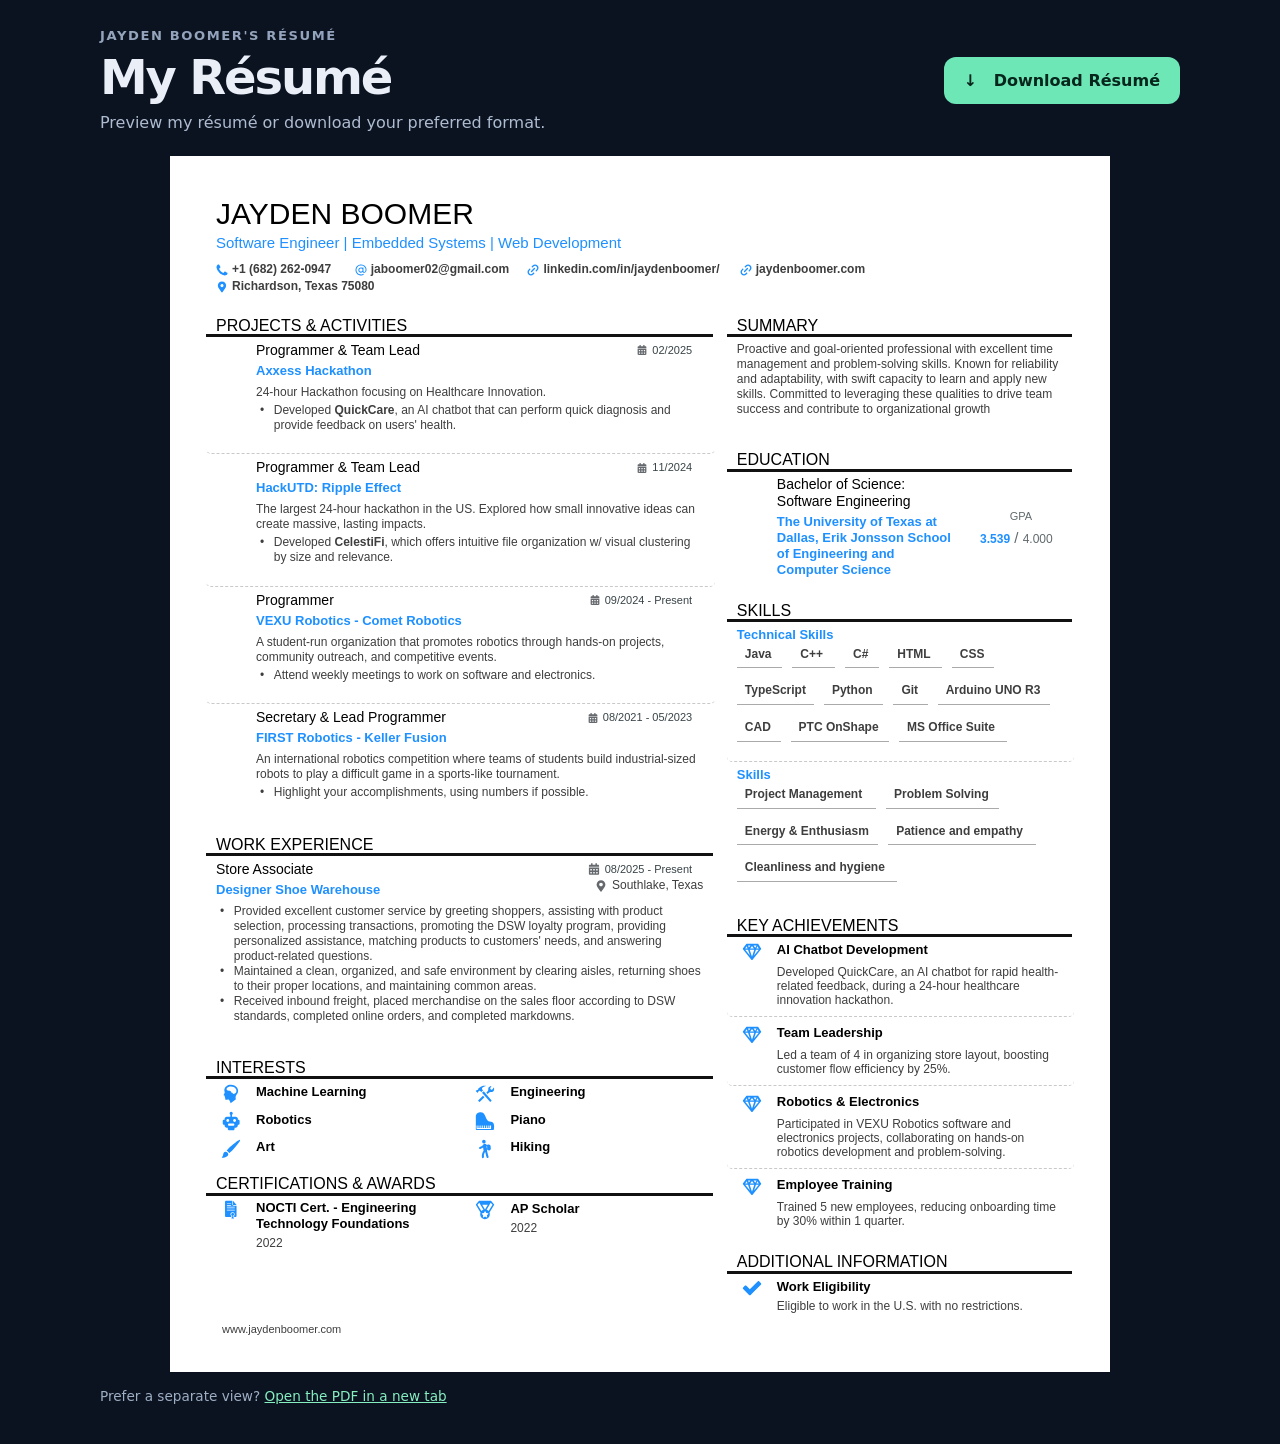
<file: index.html>
<!DOCTYPE html>

<html lang="en">

<head>
    <meta charset="UTF-8">
    <meta name="viewport" content="width=device-width, initial-scale=1">
    <meta name="description" content="View and download my résumé in PDF or Word format.">
    <title>Résumé | Jayden Boomer</title>
    <link rel="stylesheet" href="./styles.css?v=20261027-2">
</head>

<body>
    <main class="page">
        <header class="header">
            <div>
                <div class="eyebrow">Jayden Boomer's Résumé</div>
                <h1>My Résumé</h1>
                <p class="subtitle">Preview my résumé or download your preferred format.</p>
            </div>
            <button aria-haspopup="dialog" class="download" id="openDownload" type="button">↓   Download
                Résumé</button>
        </header>
        <section aria-label="Résumé" class="viewer">
            <div class="resume-preview-shell" id="resumeShell">
                <div id="resumeMount" aria-busy="true"><p role="status">Loading resume preview...</p></div>
            </div>
        </section>
        <script>
            // Render the résumé's real HTML and CSS into the page (no iframe).
            const mount = document.getElementById('resumeMount');
            const shell = document.getElementById('resumeShell');
            const root = mount.attachShadow({ mode: 'open' });
            root.append(...mount.childNodes);

            // The captured résumé is a fixed 940px page. Scale that page as a
            // whole instead of reflowing its columns at narrow viewport sizes.
            const naturalWidth = 940;
            let resumePage;
            function resizeResume() {
                if (!resumePage) return;
                const availableWidth = shell.getBoundingClientRect().width;
                if (!availableWidth) return;
                const scale = Math.min(1, availableWidth / naturalWidth);
                mount.style.width = `${naturalWidth}px`;
                mount.style.transform = `scale(${scale})`;
                shell.style.height = `${Math.ceil(resumePage.offsetHeight * scale) + 2}px`;
            }
            // Recalculate after layout, font loading and container resizing.
            const observer = new ResizeObserver(resizeResume);
            observer.observe(shell);
            window.addEventListener('resize', resizeResume);
            window.addEventListener('load', resizeResume);
            if (document.fonts) document.fonts.ready.then(resizeResume);
            if (root.fonts) root.fonts.ready.then(resizeResume);
            async function loadResume() {
                try {
                    const response = await fetch('./resumes/JaydenBoomerResume.html');
                    if (!response.ok) throw new Error('Resume unavailable');
                    const resume = new DOMParser().parseFromString(await response.text(), 'text/html');
                    if (!resume.querySelector('.resume-renderer-page')) {
                        throw new Error('Invalid resume document');
                    }
                    root.replaceChildren(...resume.head.querySelectorAll('style, link[rel="stylesheet"]'));
                    root.append(...resume.body.childNodes);
                    mount.replaceChildren();
                    resumePage = root.querySelector('.resume-renderer-page');
                    observer.observe(resumePage);
                    resizeResume();
                    if (document.fonts) document.fonts.ready.then(resizeResume);
                } catch (error) {
                    const message = document.createElement('p');
                    message.setAttribute('role', 'status');
                    message.textContent = 'Unable to load the resume preview. Please use the PDF link below.';
                    root.replaceChildren(message);
                    console.error('Unable to load resume preview:', error);
                } finally {
                    mount.setAttribute('aria-busy', 'false');
                }
            }
            loadResume();
        </script>
        <p class="fallback">Prefer a separate view? <a href="./resumes/JaydenBoomerResume.pdf" rel="noopener"
                target="_blank">Open the PDF in a new tab</a></p>
    </main>
    <dialog aria-describedby="dialogDescription" aria-labelledby="dialogTitle" id="downloadDialog">
        <div class="modal-header">
            <h2 id="dialogTitle">Download Résumé</h2>
            <button aria-label="Close dialog" class="close" id="closeDownload" type="button">×</button>
        </div>
        <p class="modal-intro" id="dialogDescription">Choose the file format that works best for you.</p>
        <a class="option" download="JaydenBoomerResume.docx" href="./resumes/JaydenBoomerResume.docx">
            <span><span class="option-title">Word Document (.docx) <span class="pill">★ ATS-friendly</span></span><span
                    class="option-desc">Recommended for applications that use applicant tracking systems.</span></span>
            <span aria-hidden="true" class="option-arrow">↓</span>
        </a>
        <a class="option" download="JaydenBoomerResume.pdf" href="./resumes/JaydenBoomerResume.pdf">
            <span><span class="option-title">PDF Document (.pdf)</span><span class="option-desc">Ideal for viewing,
                    sharing, and preserving the original layout.</span></span>
            <span aria-hidden="true" class="option-arrow">↓</span>
        </a>
    </dialog>
    <script>
        const dialog = document.getElementById('downloadDialog');
        const openButton = document.getElementById('openDownload');
        const closeButton = document.getElementById('closeDownload');
        openButton.addEventListener('click', () => dialog.showModal());
        closeButton.addEventListener('click', () => dialog.close());
        dialog.addEventListener('click', (event) => {
            if (event.target === dialog) dialog.close();
        });
        dialog.querySelectorAll('a[download]').forEach(link => {
            let downloading = false;
            link.addEventListener('click', async (event) => {
                event.preventDefault();
                if (downloading) return;
                downloading = true;
                link.setAttribute('aria-busy', 'true');

                try {
                    const response = await fetch(link.href);
                    if (!response.ok) throw new Error('File unavailable');
                    const file = await response.blob();
                    if (!file.size || file.type.includes('text/html')) {
                        throw new Error('File unavailable');
                    }

                    const url = URL.createObjectURL(file);
                    const download = document.createElement('a');
                    download.href = url;
                    download.download = link.download;
                    document.body.appendChild(download);
                    download.click();
                    download.remove();
                    setTimeout(() => URL.revokeObjectURL(url), 60000);
                    dialog.close();
                } catch {
                    window.alert('This file is currently unavailable to download. Please try again later or choose another format.');
                } finally {
                    downloading = false;
                    link.removeAttribute('aria-busy');
                }
            });
        });
    </script>
</body>

</html>
</file>
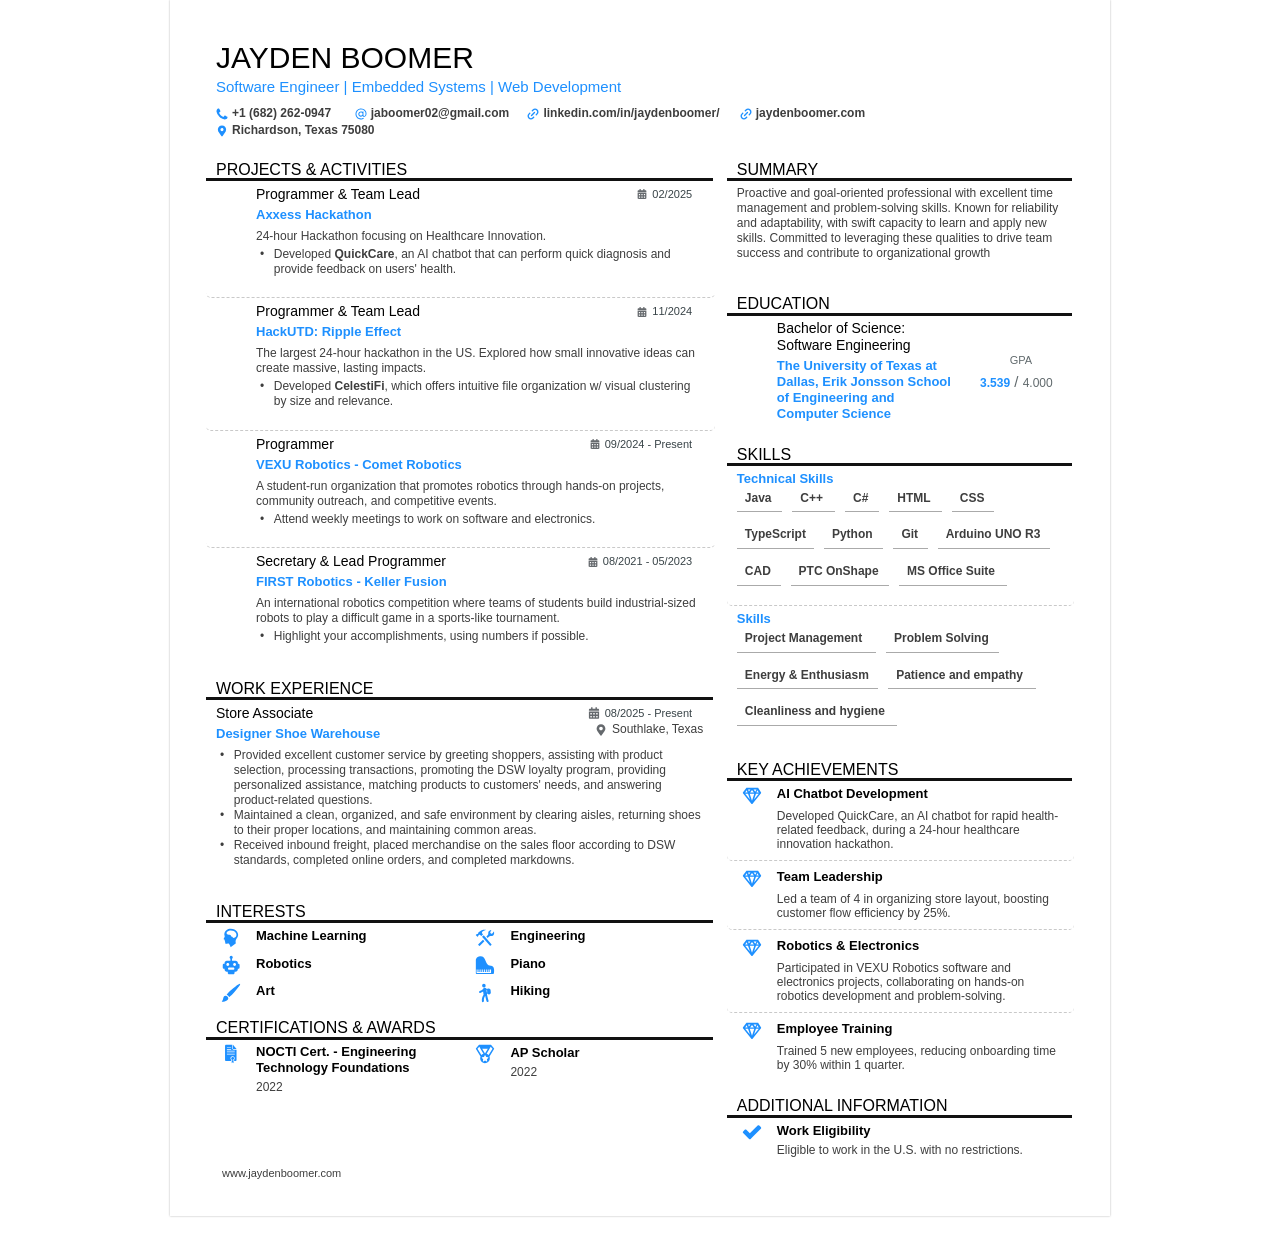
<file: resumes/JaydenBoomerResume.html>
<!DOCTYPE html>

<html lang="en"><head><meta charset="utf-8"/><title>Resume</title><meta content="width=device-width,initial-scale=1" name="viewport"/><style>@font-face{font-family:icons-ui;src:url("https://app.enhancv.com/images/icons-ui-9bee0f6cd22e53f53a0d.woff2") format("woff2");}html,body{margin:0;padding:0;background:#fff}body{width:max-content;min-width:100%}@media print{body{width:auto}body>*{margin:0!important;break-after:page}body>*:last-child{break-after:auto}}</style><meta content="Rendered resume capture; Some font definitions are inaccessible; those fonts may use a fallback. External font and background URLs may require internet." name="resume-capture"/><style id="gpa-nowrap-fix">
/* Keep the GPA numerator, slash, and denominator together. */
.EducationItemDefault-module_educationItemGpaContainer__FgT8S,
.EducationItemDefault-module_educationItemGpa__sFUXd,
.EducationItemDefault-module_educationItemGpa__sFUXd .m-bottom-4 {
  min-width: max-content !important;
  white-space: nowrap !important;
}
.EducationItemDefault-module_educationItemGpa__sFUXd .editable-field-wrapper,
.EducationItemDefault-module_educationItemGpa__sFUXd .EducationItemDefault-module_gpaValue__v02qQ {
  width: max-content !important;
  min-width: max-content !important;
  flex-shrink: 0 !important;
  white-space: nowrap !important;
  overflow-wrap: normal !important;
  word-break: normal !important;
}
</style><style id="typescript-nowrap-fix">
/* Prevent the captured fixed-width skill tag from splitting TypeScript. */
.TechnologyItemDefault-module_tagsContainer__TywFh > .Tag-module_tag__ml7GU:has(.tag-5),
.TechnologyItemDefault-module_tagsContainer__TywFh .Tag-module_tag__ml7GU:has(.tag-5) > .editable-field-wrapper,
.TechnologyItemDefault-module_tagsContainer__TywFh .tag-5 {
  width: max-content !important;
  min-width: max-content !important;
  flex-shrink: 0 !important;
}
.TechnologyItemDefault-module_tagsContainer__TywFh .tag-5 {
  white-space: nowrap !important;
  overflow-wrap: normal !important;
  word-break: normal !important;
}
</style><style>
/* Put the workplace/project title, dates and location on a single line. */
.resume-title-meta-row {
  display: flex !important;
  flex-direction: row !important;
  flex-wrap: nowrap !important;
  align-items: baseline !important;
  justify-content: space-between !important;
  column-gap: 14px !important;
  width: 100% !important;
  min-width: 0 !important;
  margin-top: 2px !important;
}
.resume-title-meta-row > .resume-title-cell {
  min-width: 0 !important;
  width: auto !important;
  flex: 1 1 auto !important;
  margin: 0 !important;
}
.resume-title-meta-row > .resume-meta-cell {
  min-width: max-content !important;
  width: auto !important;
  flex: 0 0 auto !important;
  display: flex !important;
  flex-wrap: nowrap !important;
  align-items: center !important;
  justify-content: flex-end !important;
  gap: 10px !important;
  margin: 0 !important;
  white-space: nowrap !important;
}
.resume-title-meta-row > .resume-meta-cell > * {
  flex-shrink: 0 !important;
  white-space: nowrap !important;
}
/* Keep smaller project metadata unobtrusive beside the heading. */
.resume-title-meta-row .resume-meta-cell,
.resume-title-meta-row .resume-meta-cell span,
.resume-title-meta-row .resume-meta-cell div {
  font-size: 12px !important;
}
</style><style>
/* Work experience: job position and date on first row, employer and location on second. */
.resume-job-title-row {
 display:flex !important; align-items:center !important; justify-content:space-between !important;
 gap:16px !important; width:100% !important; min-width:0 !important;
}
.resume-job-title-row > .work-container { flex:1 1 auto !important; min-width:0 !important; width:auto !important; margin:0 !important; }
.resume-job-title-row > .with-icon { flex:0 0 auto !important; min-width:max-content !important; width:auto !important; margin:0 !important; }
/* Restore intrinsic size of the previously captured date/location elements.
   Their saved pixel widths were causing breaks despite the flex row. */
.resume-title-meta-row { align-items:center !important; margin-bottom:5px !important; }
.resume-title-meta-row > .resume-meta-cell { min-width:max-content !important; align-items:center !important; }
.resume-title-meta-row > .resume-meta-cell > .with-icon,
.resume-job-title-row > .with-icon {
 display:inline-flex !important; align-items:center !important;
 flex-wrap:nowrap !important; white-space:nowrap !important; height:auto !important;
 width:auto !important; min-width:max-content !important;
 overflow-wrap:normal !important; word-break:normal !important; line-height:1.3 !important;
}
.resume-title-meta-row > .resume-meta-cell .with-icon span,
.resume-title-meta-row > .resume-meta-cell .with-icon div,
.resume-job-title-row > .with-icon span,
.resume-job-title-row > .with-icon div {
 width:auto !important; max-width:none !important; min-width:max-content !important;
 white-space:nowrap !important; overflow-wrap:normal !important;
 word-break:normal !important; flex-shrink:0 !important;
 height:auto !important;
}
</style><style>
/* Role on left, date on right; organization on a separate, tight second row. */
.resume-project-role-row {
  display:flex !important; align-items:center !important;
  justify-content:space-between !important; gap:12px !important;
  width:100% !important; margin:0 !important;
}
.resume-project-role-row > .resume-meta-cell {
  display:flex !important; flex:0 0 auto !important;
  align-items:center !important; justify-content:flex-end !important;
  min-width:max-content !important; width:auto !important;
  margin:0 !important; white-space:nowrap !important;
}
.resume-project-role-row .with-icon,
.resume-project-role-row .with-icon * {
  white-space:nowrap !important; overflow-wrap:normal !important;
  word-break:normal !important; width:auto !important;
  max-width:none !important; height:auto !important;
}
.resume-project-role-row + .resume-title-meta-row,
.resume-job-title-row + .resume-title-meta-row {
  margin-top:0 !important; margin-bottom:0 !important;
}
/* Clear separation between employer/activity and details. */
.resume-title-meta-row + .m-top-4 { margin-top:10px !important; }
.resume-title-meta-row + ul { margin-top:10px !important; }
.resume-title-meta-row + div:has(> ul) { margin-top:10px !important; }
/* Avoid extra space between role and employer while preserving readable line boxes. */
.resume-project-role-row > .work-container,
.resume-job-title-row > .work-container { margin-bottom:0 !important; }
</style><style id="achievement-dynamic-spacing-fix">
/* Allow achievement cards to grow with wrapped content instead of using
   fixed dimensions preserved from the original resume capture. */
.AchievementSection,
.AchievementSection .resume-items-container,
.AchievementSection .resume-item-holder,
.AchievementSection .resume-item-holder > div:first-child,
.AchievementSection .item-object,
.AchievementSection .item-object .inner,
.AchievementSection .item-object .p-left-40,
.AchievementSection .item-object .p-left-40 .editable-field-wrapper,
.AchievementSection .item-object .p-left-40 .editable-field {
  height: auto !important;
  min-height: 0 !important;
  max-height: none !important;
}
.AchievementSection .resume-items-container {
  grid-template-rows: repeat(4, auto) !important;
  row-gap: 0 !important;
}
.AchievementSection .resume-item-holder {
  padding-bottom: 2px !important;
  margin-bottom: 2px !important;
  box-sizing: border-box !important;
}
.AchievementSection .item-object .p-left-40 {
  padding-top: 2px !important;
}
.AchievementSection .item-object .p-left-40 .editable-field {
  white-space: normal !important;
  overflow-wrap: break-word !important;
  line-height: 1.2 !important;
}
/* Let the containing column expand if achievements require additional lines. */
.ResumePage-module_columnContainer__Hvesk,
.ResumePage-module_column__lCanX {
  min-height: 0 !important;
  height: auto !important;
}
</style><style>
/* Consolidated static resume styles. Shared classes replace repeated inline computed CSS. */
.r-t000{-webkit-text-fill-color:rgb(62, 62, 62);color:rgb(62, 62, 62);font:400 14px Inter, Helvetica, Arial, sans-serif;text-decoration:rgb(62, 62, 62)}
.r-p001{background:none 0% 0% / auto repeat scroll padding-box border-box rgb(255, 255, 255);border:0px rgb(62, 62, 62);box-shadow:color(srgb 0 0 0 / 0.3) 0px 0px 2px 0px}
.r-v002{fill:rgb(0, 0, 0);stroke-dasharray:none;stroke-dashoffset:0px;stroke-linecap:butt;stroke-linejoin:miter;transform-origin:470px 608px}
.r-l003{box-sizing:border-box;break-after:page;display:block;flex:0 1 auto;height:auto;inset:auto;margin:0px auto 24px;min-height:1216px;padding:36px 36px 0px;position:relative;width:940px}
.r-t004{-webkit-text-fill-color:rgb(62, 62, 62);color:rgb(62, 62, 62);font-family:Inter, Helvetica, Arial, Sans-Serif;font-size:14px;font-variant:normal;line-height:normal}
.r-p005{background-clip:border-box;background-origin:padding-box;border-bottom-left-radius:0px;border-bottom-right-radius:0px;border-top-left-radius:0px;border-top-right-radius:0px}
.r-v006{fill:rgb(0, 0, 0);stroke-dasharray:none;stroke-dashoffset:0px;stroke-linecap:butt;stroke-linejoin:miter;transform-origin:434px 0px}
.r-l007{bottom:auto;box-sizing:border-box;display:block;grid-template-columns:none;grid-template-rows:none;height:0px;left:auto;margin-bottom:0px;margin-left:0px;margin-right:0px;margin-top:0px;padding-bottom:0px;padding-left:0px;padding-right:0px;padding-top:0px;right:auto;top:auto;width:868px}
.r-v008{fill:rgb(0, 0, 0);stroke-dasharray:none;stroke-dashoffset:0px;stroke-linecap:butt;stroke-linejoin:miter;transform-origin:434px 538.3px}
.r-l009{bottom:0px;box-sizing:border-box;display:block;grid-template-columns:none;grid-template-rows:none;height:1076.6px;left:0px;margin-bottom:0px;margin-left:0px;margin-right:0px;margin-top:0px;padding-bottom:0px;padding-left:0px;padding-right:0px;padding-top:0px;position:relative;right:0px;top:0px;width:868px}
.r-v00a{fill:rgb(0, 0, 0);stroke-dasharray:none;stroke-dashoffset:0px;stroke-linecap:butt;stroke-linejoin:miter;transform-origin:434px 59.8px}
.r-l00b{bottom:auto;box-sizing:border-box;display:block;grid-template-columns:none;grid-template-rows:none;height:119.6px;left:auto;margin-bottom:0px;margin-left:0px;margin-right:0px;margin-top:0px;padding-bottom:0px;padding-left:0px;padding-right:0px;padding-top:0px;right:auto;top:auto;width:868px}
.r-p00c{background-clip:border-box;background-origin:padding-box;border-bottom-left-radius:5px;border-bottom-right-radius:5px;border-top-left-radius:5px;border-top-right-radius:5px}
.r-l00d{bottom:auto;box-sizing:border-box;display:flex;grid-template-columns:none;grid-template-rows:none;height:119.6px;justify-content:space-between;left:auto;margin-bottom:4px;margin-left:0px;margin-right:0px;margin-top:0px;padding-bottom:4px;padding-left:10px;padding-right:10px;padding-top:4px;right:auto;top:auto;width:868px}
.r-v00e{fill:rgb(0, 0, 0);stroke-dasharray:none;stroke-dashoffset:0px;stroke-linecap:butt;stroke-linejoin:miter;transform-origin:368.2px 55px}
.r-l00f{bottom:auto;box-sizing:border-box;display:block;grid-template-columns:none;grid-template-rows:none;height:110px;left:auto;margin-bottom:0px;margin-left:0px;margin-right:0px;margin-top:0px;padding-bottom:0px;padding-left:0px;padding-right:12px;padding-top:0px;right:auto;top:auto;width:736.4px}
.r-v010{fill:rgb(0, 0, 0);stroke-dasharray:none;stroke-dashoffset:0px;stroke-linecap:butt;stroke-linejoin:miter;transform-origin:362.2px 19px}
.r-l011{bottom:0px;box-sizing:border-box;clear:both;display:block;flex-grow:1;grid-template-columns:none;grid-template-rows:none;height:38px;left:0px;margin-bottom:0px;margin-left:0px;margin-right:0px;margin-top:0px;padding-bottom:0px;padding-left:0px;padding-right:0px;padding-top:0px;position:relative;right:0px;top:0px;width:724.4px}
.r-t012{-webkit-text-fill-color:rgb(0, 0, 0);color:rgb(0, 0, 0);font-family:Rubik, Arial, Helvetica, "Noto Sans Devanagari", "Noto Sans CJK SC Thin", "Noto Sans SC", "Noto Sans Hebrew", "Noto Sans Bengali", sans-serif;font-size:30px;font-variant:no-common-ligatures;font-weight:500;line-height:36px;overflow-wrap:break-word;text-transform:uppercase;word-break:break-word}
.r-l013{bottom:0px;box-sizing:border-box;display:block;grid-template-columns:none;grid-template-rows:none;height:38px;left:0px;margin-bottom:0px;margin-left:0px;margin-right:0px;margin-top:0px;min-height:10px;padding-bottom:2px;padding-left:0px;padding-right:0px;padding-top:0px;position:relative;right:0px;top:0px;width:724.4px;z-index:1}
.r-v014{fill:rgb(0, 0, 0);stroke-dasharray:none;stroke-dashoffset:0px;stroke-linecap:butt;stroke-linejoin:miter;transform-origin:362.2px 10px}
.r-l015{bottom:auto;box-sizing:border-box;display:block;grid-template-columns:none;grid-template-rows:none;height:20px;left:auto;margin-bottom:0px;margin-left:0px;margin-right:0px;margin-top:0px;padding-bottom:0px;padding-left:0px;padding-right:0px;padding-top:0px;right:auto;top:auto;width:724.4px}
.r-l016{bottom:0px;box-sizing:border-box;clear:both;display:block;flex-grow:1;grid-template-columns:none;grid-template-rows:none;height:20px;left:0px;margin-bottom:0px;margin-left:0px;margin-right:0px;margin-top:0px;padding-bottom:0px;padding-left:0px;padding-right:0px;padding-top:0px;position:relative;right:0px;top:0px;width:724.4px}
.r-t017{-webkit-text-fill-color:rgb(30, 144, 255);color:rgb(30, 144, 255);font-family:Rubik, Arial, Helvetica, "Noto Sans Devanagari", "Noto Sans CJK SC Thin", "Noto Sans SC", "Noto Sans Hebrew", "Noto Sans Bengali", sans-serif;font-size:15px;font-variant:no-common-ligatures;font-weight:500;line-height:18px;overflow-wrap:break-word;word-break:break-word}
.r-l018{bottom:0px;box-sizing:border-box;display:block;grid-template-columns:none;grid-template-rows:none;height:20px;left:0px;margin-bottom:0px;margin-left:0px;margin-right:0px;margin-top:0px;min-height:10px;padding-bottom:2px;padding-left:0px;padding-right:0px;padding-top:0px;position:relative;right:0px;top:0px;width:724.4px;z-index:1}
.r-v019{fill:rgb(0, 0, 0);stroke-dasharray:none;stroke-dashoffset:0px;stroke-linecap:butt;stroke-linejoin:miter;transform-origin:362.2px 17px}
.r-l01a{bottom:auto;box-sizing:border-box;display:flex;flex-wrap:wrap;grid-template-columns:none;grid-template-rows:none;height:34px;left:auto;margin-bottom:0px;margin-left:0px;margin-right:0px;margin-top:8px;padding-bottom:0px;padding-left:0px;padding-right:0px;padding-top:0px;right:auto;top:auto;width:724.4px}
.r-v01b{fill:rgb(0, 0, 0);stroke-dasharray:none;stroke-dashoffset:0px;stroke-linecap:butt;stroke-linejoin:miter;transform-origin:69.3625px 8.5px}
.r-l01c{align-items:center;bottom:auto;box-sizing:border-box;display:flex;grid-template-columns:none;grid-template-rows:none;height:17px;left:auto;margin-bottom:0px;margin-left:0px;margin-right:0px;margin-top:0px;padding-bottom:2px;padding-left:0px;padding-right:0px;padding-top:0px;right:auto;top:auto;width:138.725px}
.r-t01d{-webkit-text-fill-color:rgb(30, 144, 255);color:rgb(30, 144, 255);font-family:Inter, Helvetica, Arial, Sans-Serif;font-size:12px;font-variant:normal;line-height:normal}
.r-v01e{fill:rgb(30, 144, 255);stroke-dasharray:none;stroke-dashoffset:0px;stroke-linecap:butt;stroke-linejoin:miter;transform-origin:6px 6px}
.r-l01f{bottom:auto;box-sizing:border-box;display:block;flex-shrink:0;grid-template-columns:none;grid-template-rows:none;height:12px;left:auto;margin-bottom:0px;margin-left:0px;margin-right:4px;margin-top:0px;overflow-x:hidden;overflow-y:hidden;padding-bottom:0px;padding-left:0px;padding-right:0px;padding-top:0px;right:auto;top:auto;width:12px}
.r-v020{fill:rgb(30, 144, 255);stroke-dasharray:none;stroke-dashoffset:0px;stroke-linecap:butt;stroke-linejoin:miter;transform-origin:0px 0px}
.r-l021{bottom:auto;box-sizing:border-box;grid-template-columns:none;grid-template-rows:none;height:auto;left:auto;margin-bottom:0px;margin-left:0px;margin-right:0px;margin-top:0px;padding-bottom:0px;padding-left:0px;padding-right:0px;padding-top:0px;right:auto;top:auto;width:auto}
.r-v022{fill:rgb(0, 0, 0);stroke-dasharray:none;stroke-dashoffset:0px;stroke-linecap:butt;stroke-linejoin:miter;transform-origin:61.3625px 7.5px}
.r-l023{bottom:0px;box-sizing:border-box;clear:both;display:flex;flex-grow:1;grid-template-columns:none;grid-template-rows:none;height:15px;left:0px;margin-bottom:0px;margin-left:0px;margin-right:0px;margin-top:0px;padding-bottom:0px;padding-left:0px;padding-right:0px;padding-top:0px;position:relative;right:0px;top:0px;width:122.725px}
.r-t024{-webkit-text-fill-color:rgb(62, 62, 62);color:rgb(62, 62, 62);font-family:Inter, Arial, Helvetica, "Noto Sans Devanagari", "Noto Sans CJK SC Thin", "Noto Sans SC", "Noto Sans Hebrew", "Noto Sans Bengali", sans-serif;font-size:12px;font-variant:no-common-ligatures;font-weight:700;line-height:15px;overflow-wrap:break-word;word-break:break-word}
.r-l025{bottom:0px;box-sizing:border-box;display:flex;grid-template-columns:none;grid-template-rows:none;height:15px;left:0px;margin-bottom:0px;margin-left:0px;margin-right:0px;margin-top:0px;min-height:10px;padding-bottom:0px;padding-left:0px;padding-right:12px;padding-top:0px;position:relative;right:0px;top:0px;width:122.725px;z-index:1}
.r-v026{fill:rgb(0, 0, 0);stroke-dasharray:none;stroke-dashoffset:0px;stroke-linecap:butt;stroke-linejoin:miter;transform-origin:86.3625px 8.5px}
.r-l027{align-items:center;bottom:auto;box-sizing:border-box;display:flex;grid-template-columns:none;grid-template-rows:none;height:17px;left:auto;margin-bottom:0px;margin-left:0px;margin-right:0px;margin-top:0px;padding-bottom:2px;padding-left:0px;padding-right:0px;padding-top:0px;right:auto;top:auto;width:172.725px}
.r-v028{fill:rgb(0, 0, 0);stroke-dasharray:none;stroke-dashoffset:0px;stroke-linecap:butt;stroke-linejoin:miter;transform-origin:78.3625px 7.5px}
.r-l029{bottom:0px;box-sizing:border-box;clear:both;display:flex;flex-grow:1;grid-template-columns:none;grid-template-rows:none;height:15px;left:0px;margin-bottom:0px;margin-left:0px;margin-right:0px;margin-top:0px;padding-bottom:0px;padding-left:0px;padding-right:0px;padding-top:0px;position:relative;right:0px;top:0px;width:156.725px}
.r-l02a{bottom:0px;box-sizing:border-box;display:flex;grid-template-columns:none;grid-template-rows:none;height:15px;left:0px;margin-bottom:0px;margin-left:0px;margin-right:0px;margin-top:0px;min-height:10px;padding-bottom:0px;padding-left:0px;padding-right:12px;padding-top:0px;position:relative;right:0px;top:0px;width:156.725px;z-index:1}
.r-v02b{fill:rgb(0, 0, 0);stroke-dasharray:none;stroke-dashoffset:0px;stroke-linecap:butt;stroke-linejoin:miter;transform-origin:106.144px 8.5px}
.r-l02c{align-items:center;bottom:auto;box-sizing:border-box;display:flex;grid-template-columns:none;grid-template-rows:none;height:17px;left:auto;margin-bottom:0px;margin-left:0px;margin-right:0px;margin-top:0px;padding-bottom:2px;padding-left:0px;padding-right:0px;padding-top:0px;right:auto;top:auto;width:212.288px}
.r-v02d{fill:rgb(0, 0, 0);stroke-dasharray:none;stroke-dashoffset:0px;stroke-linecap:butt;stroke-linejoin:miter;transform-origin:98.1438px 7.5px}
.r-l02e{bottom:0px;box-sizing:border-box;clear:both;display:block;flex-grow:1;grid-template-columns:none;grid-template-rows:none;height:15px;left:0px;margin-bottom:0px;margin-left:0px;margin-right:0px;margin-top:0px;padding-bottom:0px;padding-left:0px;padding-right:0px;padding-top:0px;position:relative;right:0px;top:0px;width:196.288px}
.r-v02f{fill:rgb(0, 0, 0);stroke-dasharray:none;stroke-dashoffset:0px;stroke-linecap:butt;stroke-linejoin:miter;transform-origin:0px 0px}
.r-l030{bottom:auto;box-sizing:border-box;cursor:pointer;grid-template-columns:none;grid-template-rows:none;height:auto;left:auto;margin-bottom:0px;margin-left:0px;margin-right:0px;margin-top:0px;padding-bottom:0px;padding-left:0px;padding-right:0px;padding-top:0px;right:auto;top:auto;width:auto}
.r-l031{bottom:0px;box-sizing:border-box;cursor:pointer;display:flex;grid-template-columns:none;grid-template-rows:none;height:15px;left:0px;margin-bottom:0px;margin-left:0px;margin-right:0px;margin-top:0px;min-height:10px;padding-bottom:0px;padding-left:0px;padding-right:12px;padding-top:0px;position:relative;right:0px;top:0px;width:196.288px;z-index:1}
.r-v032{fill:rgb(0, 0, 0);stroke-dasharray:none;stroke-dashoffset:0px;stroke-linecap:butt;stroke-linejoin:miter;transform-origin:70.5563px 8.5px}
.r-l033{align-items:center;bottom:auto;box-sizing:border-box;display:flex;grid-template-columns:none;grid-template-rows:none;height:17px;left:auto;margin-bottom:0px;margin-left:0px;margin-right:0px;margin-top:0px;padding-bottom:2px;padding-left:0px;padding-right:0px;padding-top:0px;right:auto;top:auto;width:141.113px}
.r-v034{fill:rgb(0, 0, 0);stroke-dasharray:none;stroke-dashoffset:0px;stroke-linecap:butt;stroke-linejoin:miter;transform-origin:62.5563px 7.5px}
.r-l035{bottom:0px;box-sizing:border-box;clear:both;display:block;flex-grow:1;grid-template-columns:none;grid-template-rows:none;height:15px;left:0px;margin-bottom:0px;margin-left:0px;margin-right:0px;margin-top:0px;padding-bottom:0px;padding-left:0px;padding-right:0px;padding-top:0px;position:relative;right:0px;top:0px;width:125.113px}
.r-l036{bottom:0px;box-sizing:border-box;cursor:pointer;display:flex;grid-template-columns:none;grid-template-rows:none;height:15px;left:0px;margin-bottom:0px;margin-left:0px;margin-right:0px;margin-top:0px;min-height:10px;padding-bottom:0px;padding-left:0px;padding-right:12px;padding-top:0px;position:relative;right:0px;top:0px;width:125.113px;z-index:1}
.r-v037{fill:rgb(0, 0, 0);stroke-dasharray:none;stroke-dashoffset:0px;stroke-linecap:butt;stroke-linejoin:miter;transform-origin:88.3px 8.5px}
.r-l038{align-items:center;bottom:auto;box-sizing:border-box;display:flex;grid-template-columns:none;grid-template-rows:none;height:17px;left:auto;margin-bottom:0px;margin-left:0px;margin-right:0px;margin-top:0px;padding-bottom:2px;padding-left:0px;padding-right:0px;padding-top:0px;right:auto;top:auto;width:176.6px}
.r-v039{fill:rgb(0, 0, 0);stroke-dasharray:none;stroke-dashoffset:0px;stroke-linecap:butt;stroke-linejoin:miter;transform-origin:80.3px 7.5px}
.r-l03a{bottom:0px;box-sizing:border-box;clear:both;display:flex;flex-grow:1;grid-template-columns:none;grid-template-rows:none;height:15px;left:0px;margin-bottom:0px;margin-left:0px;margin-right:0px;margin-top:0px;padding-bottom:0px;padding-left:0px;padding-right:0px;padding-top:0px;position:relative;right:0px;top:0px;width:160.6px}
.r-l03b{bottom:0px;box-sizing:border-box;display:flex;grid-template-columns:none;grid-template-rows:none;height:15px;left:0px;margin-bottom:0px;margin-left:0px;margin-right:0px;margin-top:0px;min-height:10px;padding-bottom:0px;padding-left:0px;padding-right:12px;padding-top:0px;position:relative;right:0px;top:0px;width:160.6px;z-index:1}
.r-v03c{fill:rgb(0, 0, 0);stroke-dasharray:none;stroke-dashoffset:0px;stroke-linecap:butt;stroke-linejoin:miter;transform-origin:55px 55px}
.r-l03d{bottom:0px;box-sizing:border-box;display:flex;grid-template-columns:none;grid-template-rows:none;height:110px;justify-content:flex-end;left:0px;margin-bottom:0px;margin-left:0px;margin-right:0px;margin-top:0px;padding-bottom:0px;padding-left:0px;padding-right:0px;padding-top:0px;position:relative;right:0px;top:0px;width:110px}
.r-p03e{background-clip:border-box;background-image:var(--resume-profile-photo);background-origin:padding-box;background-position:50% 50%;background-repeat:no-repeat;background-size:cover;border-bottom-left-radius:50%;border-bottom-right-radius:50%;border-top-left-radius:50%;border-top-right-radius:50%}
.r-l03f{bottom:0px;box-sizing:border-box;cursor:pointer;display:block;grid-template-columns:none;grid-template-rows:none;height:110px;left:0px;margin-bottom:0px;margin-left:0px;margin-right:0px;margin-top:0px;padding-bottom:0px;padding-left:0px;padding-right:0px;padding-top:0px;position:relative;right:0px;top:0px;vertical-align:top;width:110px}
.r-v040{fill:rgb(0, 0, 0);stroke-dasharray:none;stroke-dashoffset:0px;stroke-linecap:butt;stroke-linejoin:miter;transform-origin:434px 476.5px}
.r-l041{bottom:auto;box-sizing:border-box;column-gap:12px;display:grid;grid-template-columns:508.8px 347.2px;grid-template-rows:953px;height:953px;left:auto;margin-bottom:0px;margin-left:0px;margin-right:0px;margin-top:0px;padding-bottom:0px;padding-left:0px;padding-right:0px;padding-top:0px;right:auto;top:auto;width:868px}
.r-v042{fill:rgb(0, 0, 0);stroke-dasharray:none;stroke-dashoffset:0px;stroke-linecap:butt;stroke-linejoin:miter;transform-origin:254.4px 476.5px}
.r-l043{bottom:auto;box-sizing:border-box;display:block;grid-template-columns:none;grid-template-rows:none;height:953px;left:auto;margin-bottom:0px;margin-left:0px;margin-right:0px;margin-top:0px;padding-bottom:0px;padding-left:0px;padding-right:0px;padding-top:0px;right:auto;top:auto;width:508.8px}
.r-v044{fill:rgb(0, 0, 0);stroke-dasharray:none;stroke-dashoffset:0px;stroke-linecap:butt;stroke-linejoin:miter;transform-origin:254.4px 107.3px}
.r-l045{bottom:auto;box-sizing:border-box;display:block;grid-template-columns:none;grid-template-rows:none;height:214.6px;left:auto;margin-bottom:8px;margin-left:0px;margin-right:0px;margin-top:0px;padding-bottom:0px;padding-left:0px;padding-right:0px;padding-top:0px;right:auto;top:auto;width:508.8px}
.r-v046{fill:rgb(0, 0, 0);stroke-dasharray:none;stroke-dashoffset:0px;stroke-linecap:butt;stroke-linejoin:miter;transform-origin:254.4px 13.5px}
.r-l047{bottom:auto;box-sizing:border-box;display:block;grid-template-columns:none;grid-template-rows:none;height:27px;left:auto;margin-bottom:0px;margin-left:0px;margin-right:0px;margin-top:0px;padding-bottom:0px;padding-left:0px;padding-right:0px;padding-top:0px;right:auto;top:auto;width:508.8px}
.r-v048{fill:rgb(0, 0, 0);stroke-dasharray:none;stroke-dashoffset:0px;stroke-linecap:butt;stroke-linejoin:miter;transform-origin:253.6px 12.7px}
.r-l049{bottom:auto;box-sizing:border-box;display:block;grid-template-columns:none;grid-template-rows:none;height:25.4px;left:auto;margin-bottom:0px;margin-left:0px;margin-right:0px;margin-top:0px;padding-bottom:0px;padding-left:0px;padding-right:0px;padding-top:0px;right:auto;top:auto;width:507.2px}
.r-l04a{bottom:auto;box-sizing:border-box;display:block;grid-template-columns:none;grid-template-rows:none;height:25.4px;left:auto;margin-bottom:0px;margin-left:0px;margin-right:0px;margin-top:0px;padding-bottom:0px;padding-left:10px;padding-right:10px;padding-top:4px;right:auto;top:auto;width:507.2px}
.r-v04b{fill:rgb(0, 0, 0);stroke-dasharray:none;stroke-dashoffset:0px;stroke-linecap:butt;stroke-linejoin:miter;transform-origin:243.6px 10.7px}
.r-l04c{bottom:0px;box-sizing:border-box;clear:both;display:block;flex-grow:1;grid-template-columns:none;grid-template-rows:none;height:21.4px;left:0px;margin-bottom:0px;margin-left:0px;margin-right:0px;margin-top:0px;padding-bottom:0px;padding-left:0px;padding-right:0px;padding-top:0px;position:relative;right:0px;top:0px;width:487.2px}
.r-t04d{-webkit-text-fill-color:rgb(0, 0, 0);color:rgb(0, 0, 0);font-family:Rubik, Arial, Helvetica, "Noto Sans Devanagari", "Noto Sans CJK SC Thin", "Noto Sans SC", "Noto Sans Hebrew", "Noto Sans Bengali", sans-serif;font-size:16px;font-variant:no-common-ligatures;font-weight:500;line-height:19px;overflow-wrap:break-word;text-transform:uppercase;word-break:break-word}
.r-l04e{bottom:0px;box-sizing:border-box;display:block;grid-template-columns:none;grid-template-rows:none;height:21.4px;left:0px;margin-bottom:0px;margin-left:0px;margin-right:0px;margin-top:0px;min-height:10px;padding-bottom:0px;padding-left:0px;padding-right:0px;padding-top:0px;position:relative;right:0px;top:0px;width:487.2px;z-index:1}
.r-v04f{fill:rgb(0, 0, 0);stroke-dasharray:none;stroke-dashoffset:0px;stroke-linecap:butt;stroke-linejoin:miter;transform-origin:254.4px 93.8px}
.r-l050{bottom:1px;box-sizing:border-box;display:grid;grid-template-columns:508.8px;grid-template-rows:187.6px;height:187.6px;left:0px;margin-bottom:0px;margin-left:0px;margin-right:0px;margin-top:0px;padding-bottom:0px;padding-left:0px;padding-right:0px;padding-top:0px;position:relative;right:0px;top:-1px;width:508.8px}
.r-l051{bottom:1px;box-sizing:border-box;display:flex;flex-direction:column;grid-template-columns:none;grid-template-rows:none;height:187.6px;justify-content:space-between;left:0px;margin-bottom:0px;margin-left:0px;margin-right:0px;margin-top:0px;padding-bottom:0px;padding-left:0px;padding-right:0px;padding-top:0px;position:relative;right:0px;top:-1px;width:508.8px}
.r-v052{fill:rgb(0, 0, 0);stroke-dasharray:none;stroke-dashoffset:0px;stroke-linecap:butt;stroke-linejoin:miter;transform-origin:253.6px 93px}
.r-l053{bottom:auto;box-sizing:border-box;display:block;grid-template-columns:none;grid-template-rows:none;height:186px;left:auto;margin-bottom:0px;margin-left:0px;margin-right:0px;margin-top:0px;padding-bottom:0px;padding-left:0px;padding-right:0px;padding-top:0px;right:auto;top:auto;width:507.2px}
.r-l054{bottom:auto;box-sizing:border-box;cursor:text;display:block;grid-template-columns:none;grid-template-rows:none;height:186px;left:auto;margin-bottom:0px;margin-left:0px;margin-right:0px;margin-top:0px;padding-bottom:4px;padding-left:10px;padding-right:10px;padding-top:4px;right:auto;top:auto;width:507.2px}
.r-v055{fill:rgb(0, 0, 0);stroke-dasharray:none;stroke-dashoffset:0px;stroke-linecap:butt;stroke-linejoin:miter;transform-origin:243.6px 89px}
.r-l056{bottom:-1px;box-sizing:border-box;cursor:text;display:block;grid-template-columns:none;grid-template-rows:none;height:178px;left:0px;margin-bottom:0px;margin-left:0px;margin-right:0px;margin-top:0px;padding-bottom:0px;padding-left:0px;padding-right:0px;padding-top:0px;position:relative;right:0px;top:1px;width:487.2px}
.r-l057{bottom:auto;box-sizing:border-box;cursor:text;display:block;grid-template-columns:none;grid-template-rows:none;height:178px;left:auto;margin-bottom:0px;margin-left:0px;margin-right:0px;margin-top:0px;padding-bottom:0px;padding-left:0px;padding-right:0px;padding-top:0px;right:auto;top:auto;width:487.2px}
.r-v058{fill:rgb(0, 0, 0);stroke-dasharray:none;stroke-dashoffset:0px;stroke-linecap:butt;stroke-linejoin:miter;transform-origin:243.6px 8.5px}
.r-l059{bottom:auto;box-sizing:border-box;cursor:text;display:block;grid-template-columns:none;grid-template-rows:none;height:17px;left:auto;margin-bottom:0px;margin-left:0px;margin-right:0px;margin-top:0px;padding-bottom:0px;padding-left:0px;padding-right:0px;padding-top:0px;right:auto;top:auto;width:487.2px}
.r-l05a{bottom:0px;box-sizing:border-box;clear:both;cursor:text;display:block;flex-grow:1;grid-template-columns:none;grid-template-rows:none;height:17px;left:0px;margin-bottom:0px;margin-left:0px;margin-right:0px;margin-top:0px;padding-bottom:0px;padding-left:0px;padding-right:0px;padding-top:0px;position:relative;right:0px;top:0px;width:487.2px}
.r-t05b{-webkit-text-fill-color:rgb(0, 0, 0);color:rgb(0, 0, 0);font-family:Rubik, Arial, Helvetica, "Noto Sans Devanagari", "Noto Sans CJK SC Thin", "Noto Sans SC", "Noto Sans Hebrew", "Noto Sans Bengali", sans-serif;font-size:14px;font-variant:no-common-ligatures;font-weight:500;line-height:17px;overflow-wrap:break-word;word-break:break-word}
.r-l05c{bottom:0px;box-sizing:border-box;cursor:text;display:block;grid-template-columns:none;grid-template-rows:none;height:17px;left:0px;margin-bottom:0px;margin-left:0px;margin-right:0px;margin-top:0px;min-height:10px;padding-bottom:0px;padding-left:0px;padding-right:0px;padding-top:0px;position:relative;right:0px;top:0px;width:487.2px;z-index:1}
.r-t05d{-webkit-text-fill-color:rgb(62, 62, 62);color:rgb(62, 62, 62);font-family:Inter, Helvetica, Arial, Sans-Serif;font-size:12px;font-variant:normal;line-height:normal}
.r-v05e{fill:rgb(0, 0, 0);stroke-dasharray:none;stroke-dashoffset:0px;stroke-linecap:butt;stroke-linejoin:miter;transform-origin:64.7812px 7px}
.r-l05f{align-items:center;bottom:auto;box-sizing:border-box;cursor:text;display:flex;flex-wrap:wrap;grid-template-columns:none;grid-template-rows:none;height:14px;left:auto;margin-bottom:0px;margin-left:0px;margin-right:0px;margin-top:0px;padding-bottom:0px;padding-left:0px;padding-right:0px;padding-top:0px;right:auto;top:auto;width:129.562px}
.r-v060{fill:rgb(0, 0, 0);stroke-dasharray:none;stroke-dashoffset:0px;stroke-linecap:butt;stroke-linejoin:miter;transform-origin:7px 7px}
.r-l061{bottom:auto;box-sizing:border-box;cursor:text;display:block;flex-shrink:0;grid-template-columns:none;grid-template-rows:none;height:14px;left:auto;margin-bottom:0px;margin-left:0px;margin-right:4px;margin-top:0px;overflow-x:clip;overflow-y:clip;padding-bottom:0px;padding-left:0px;padding-right:0px;padding-top:0px;right:auto;top:auto;vertical-align:middle;width:14px}
.r-t062{-webkit-text-fill-color:rgb(56, 67, 71);color:rgb(56, 67, 71);font-family:Inter, Arial, Helvetica, "Noto Sans Devanagari", "Noto Sans CJK SC Thin", "Noto Sans SC", "Noto Sans Hebrew", "Noto Sans Bengali", sans-serif;font-size:11px;font-variant:normal;line-height:13px}
.r-v063{fill:rgb(0, 0, 0);stroke-dasharray:none;stroke-dashoffset:0px;stroke-linecap:butt;stroke-linejoin:miter;transform-origin:55.7812px 6.5px}
.r-l064{bottom:0px;box-sizing:border-box;cursor:text;display:block;grid-template-columns:none;grid-template-rows:none;height:13px;left:0px;margin-bottom:0px;margin-left:0px;margin-right:0px;margin-top:0px;padding-bottom:0px;padding-left:0px;padding-right:8px;padding-top:0px;position:relative;right:0px;top:0px;width:111.562px;z-index:1}
.r-v065{fill:rgb(0, 0, 0);stroke-dasharray:none;stroke-dashoffset:0px;stroke-linecap:butt;stroke-linejoin:miter;transform-origin:4px 6.5px}
.r-l066{bottom:auto;box-sizing:border-box;cursor:text;display:inline-block;grid-template-columns:none;grid-template-rows:none;height:13px;left:auto;margin-bottom:0px;margin-left:0px;margin-right:0px;margin-top:0px;padding-bottom:0px;padding-left:0px;padding-right:0px;padding-top:0px;right:auto;top:auto;width:8px}
.r-v067{fill:rgb(0, 0, 0);stroke-dasharray:none;stroke-dashoffset:0px;stroke-linecap:butt;stroke-linejoin:miter;transform-origin:243.6px 8px}
.r-l068{bottom:0px;box-sizing:border-box;clear:both;cursor:text;display:block;flex-grow:1;grid-template-columns:none;grid-template-rows:none;height:16px;left:0px;margin-bottom:0px;margin-left:0px;margin-right:0px;margin-top:0px;padding-bottom:0px;padding-left:0px;padding-right:0px;padding-top:0px;position:relative;right:0px;top:0px;width:487.2px}
.r-t069{-webkit-text-fill-color:rgb(30, 144, 255);color:rgb(30, 144, 255);font-family:Inter, Arial, Helvetica, "Noto Sans Devanagari", "Noto Sans CJK SC Thin", "Noto Sans SC", "Noto Sans Hebrew", "Noto Sans Bengali", sans-serif;font-size:13px;font-variant:no-common-ligatures;font-weight:700;line-height:16px;overflow-wrap:break-word;word-break:break-word}
.r-l06a{bottom:0px;box-sizing:border-box;cursor:text;display:block;grid-template-columns:none;grid-template-rows:none;height:16px;left:0px;margin-bottom:0px;margin-left:0px;margin-right:0px;margin-top:4px;min-height:10px;padding-bottom:0px;padding-left:0px;padding-right:0px;padding-top:0px;position:relative;right:0px;top:0px;width:487.2px;z-index:1}
.r-v06b{fill:rgb(0, 0, 0);stroke-dasharray:none;stroke-dashoffset:0px;stroke-linecap:butt;stroke-linejoin:miter;transform-origin:243.6px 7px}
.r-l06c{bottom:auto;box-sizing:border-box;cursor:text;display:flex;flex-wrap:wrap;grid-template-columns:none;grid-template-rows:none;height:14px;left:auto;margin-bottom:0px;margin-left:0px;margin-right:0px;margin-top:4px;padding-bottom:0px;padding-left:0px;padding-right:0px;padding-top:0px;right:auto;top:auto;width:487.2px}
.r-v06d{fill:rgb(0, 0, 0);stroke-dasharray:none;stroke-dashoffset:0px;stroke-linecap:butt;stroke-linejoin:miter;transform-origin:52.9813px 7px}
.r-l06e{align-items:center;bottom:auto;box-sizing:border-box;cursor:text;display:flex;grid-template-columns:none;grid-template-rows:none;height:14px;left:auto;margin-bottom:0px;margin-left:0px;margin-right:0px;margin-top:0px;padding-bottom:0px;padding-left:0px;padding-right:0px;padding-top:0px;right:auto;top:auto;width:105.963px}
.r-v06f{fill:rgb(0, 0, 0);stroke-dasharray:none;stroke-dashoffset:0px;stroke-linecap:butt;stroke-linejoin:miter;transform-origin:43.9813px 6.5px}
.r-l070{bottom:0px;box-sizing:border-box;clear:both;cursor:text;display:flex;flex-grow:1;grid-template-columns:none;grid-template-rows:none;height:13px;left:0px;margin-bottom:0px;margin-left:0px;margin-right:0px;margin-top:0px;padding-bottom:0px;padding-left:0px;padding-right:0px;padding-top:0px;position:relative;right:0px;top:0px;width:87.9625px}
.r-t071{-webkit-text-fill-color:rgb(62, 62, 62);color:rgb(62, 62, 62);font-family:Inter, Arial, Helvetica, "Noto Sans Devanagari", "Noto Sans CJK SC Thin", "Noto Sans SC", "Noto Sans Hebrew", "Noto Sans Bengali", sans-serif;font-size:11px;font-variant:no-common-ligatures;line-height:13px;overflow-wrap:break-word;word-break:break-word}
.r-l072{bottom:0px;box-sizing:border-box;cursor:text;display:block;grid-template-columns:none;grid-template-rows:none;height:13px;left:0px;margin-bottom:0px;margin-left:0px;margin-right:0px;margin-top:0px;min-height:10px;padding-bottom:0px;padding-left:0px;padding-right:0px;padding-top:0px;position:relative;right:0px;top:0px;width:87.9625px;z-index:1}
.r-v073{fill:rgb(0, 0, 0);stroke-dasharray:none;stroke-dashoffset:0px;stroke-linecap:butt;stroke-linejoin:miter;transform-origin:243.6px 60px}
.r-l074{bottom:auto;box-sizing:border-box;cursor:text;display:block;grid-template-columns:none;grid-template-rows:none;height:120px;left:auto;margin-bottom:0px;margin-left:0px;margin-right:0px;margin-top:3px;padding-bottom:0px;padding-left:0px;padding-right:0px;padding-top:0px;right:auto;top:auto;width:487.2px}
.r-t075{-webkit-text-fill-color:rgb(62, 62, 62);color:rgb(62, 62, 62);font-family:Inter, Arial, Helvetica, "Noto Sans Devanagari", "Noto Sans CJK SC Thin", "Noto Sans SC", "Noto Sans Hebrew", "Noto Sans Bengali", sans-serif;font-size:12px;font-variant:normal;line-height:15px}
.r-v076{fill:rgb(0, 0, 0);stroke-dasharray:none;stroke-dashoffset:0px;stroke-linecap:butt;stroke-linejoin:miter;transform-origin:243.6px 30px}
.r-l077{align-items:center;bottom:auto;box-sizing:border-box;cursor:text;display:flex;grid-template-columns:none;grid-template-rows:none;height:60px;left:auto;margin-bottom:0px;margin-left:0px;margin-right:0px;margin-top:0px;padding-bottom:0px;padding-left:0px;padding-right:0px;padding-top:0px;right:auto;top:auto;width:487.2px}
.r-v078{fill:rgb(0, 0, 0);stroke-dasharray:none;stroke-dashoffset:0px;stroke-linecap:butt;stroke-linejoin:miter;transform-origin:8.875px 7.5px}
.r-l079{align-self:baseline;bottom:0px;box-sizing:border-box;cursor:text;display:block;grid-template-columns:none;grid-template-rows:none;height:15px;left:0px;margin-bottom:0px;margin-left:0px;margin-right:0px;margin-top:0px;padding-bottom:0px;padding-left:4px;padding-right:7px;padding-top:0px;position:relative;right:0px;top:0px;width:17.75px;z-index:1}
.r-v07a{fill:rgb(0, 0, 0);stroke-dasharray:none;stroke-dashoffset:0px;stroke-linecap:butt;stroke-linejoin:miter;transform-origin:234.725px 30px}
.r-l07b{bottom:0px;box-sizing:border-box;clear:both;cursor:text;display:block;flex-grow:1;grid-template-columns:none;grid-template-rows:none;height:60px;left:0px;margin-bottom:0px;margin-left:0px;margin-right:0px;margin-top:0px;padding-bottom:0px;padding-left:0px;padding-right:0px;padding-top:0px;position:relative;right:0px;top:0px;width:469.45px}
.r-t07c{-webkit-text-fill-color:rgb(62, 62, 62);color:rgb(62, 62, 62);font-family:Inter, Arial, Helvetica, "Noto Sans Devanagari", "Noto Sans CJK SC Thin", "Noto Sans SC", "Noto Sans Hebrew", "Noto Sans Bengali", sans-serif;font-size:12px;font-variant:no-common-ligatures;line-height:15px;overflow-wrap:break-word;text-align:left;word-break:break-word}
.r-l07d{bottom:0px;box-sizing:border-box;cursor:text;display:block;grid-template-columns:none;grid-template-rows:none;height:60px;left:0px;margin-bottom:0px;margin-left:0px;margin-right:0px;margin-top:0px;min-height:10px;padding-bottom:0px;padding-left:0px;padding-right:0px;padding-top:0px;position:relative;right:0px;top:0px;width:469.45px;z-index:1}
.r-v07e{fill:rgb(0, 0, 0);stroke-dasharray:none;stroke-dashoffset:0px;stroke-linecap:butt;stroke-linejoin:miter;transform-origin:243.6px 15px}
.r-l07f{align-items:center;bottom:auto;box-sizing:border-box;cursor:text;display:flex;grid-template-columns:none;grid-template-rows:none;height:30px;left:auto;margin-bottom:0px;margin-left:0px;margin-right:0px;margin-top:0px;padding-bottom:0px;padding-left:0px;padding-right:0px;padding-top:0px;right:auto;top:auto;width:487.2px}
.r-v080{fill:rgb(0, 0, 0);stroke-dasharray:none;stroke-dashoffset:0px;stroke-linecap:butt;stroke-linejoin:miter;transform-origin:234.725px 15px}
.r-l081{bottom:0px;box-sizing:border-box;clear:both;cursor:text;display:block;flex-grow:1;grid-template-columns:none;grid-template-rows:none;height:30px;left:0px;margin-bottom:0px;margin-left:0px;margin-right:0px;margin-top:0px;padding-bottom:0px;padding-left:0px;padding-right:0px;padding-top:0px;position:relative;right:0px;top:0px;width:469.45px}
.r-l082{bottom:0px;box-sizing:border-box;cursor:text;display:block;grid-template-columns:none;grid-template-rows:none;height:30px;left:0px;margin-bottom:0px;margin-left:0px;margin-right:0px;margin-top:0px;min-height:10px;padding-bottom:0px;padding-left:0px;padding-right:0px;padding-top:0px;position:relative;right:0px;top:0px;width:469.45px;z-index:1}
.r-v083{fill:rgb(0, 0, 0);stroke-dasharray:none;stroke-dashoffset:0px;stroke-linecap:butt;stroke-linejoin:miter;transform-origin:254.4px 255.7px}
.r-l084{bottom:auto;box-sizing:border-box;display:block;grid-template-columns:none;grid-template-rows:none;height:511.4px;left:auto;margin-bottom:8px;margin-left:0px;margin-right:0px;margin-top:0px;padding-bottom:0px;padding-left:0px;padding-right:0px;padding-top:0px;right:auto;top:auto;width:508.8px}
.r-v085{fill:rgb(0, 0, 0);stroke-dasharray:none;stroke-dashoffset:0px;stroke-linecap:butt;stroke-linejoin:miter;transform-origin:254.4px 242.2px}
.r-l086{bottom:1px;box-sizing:border-box;display:grid;grid-template-columns:508.8px;grid-template-rows:117.6px 132.6px 117.6px 116.6px;height:484.4px;left:0px;margin-bottom:0px;margin-left:0px;margin-right:0px;margin-top:0px;padding-bottom:0px;padding-left:0px;padding-right:0px;padding-top:0px;position:relative;right:0px;top:-1px;width:508.8px}
.r-v087{fill:rgb(0, 0, 0);stroke-dasharray:none;stroke-dashoffset:0px;stroke-linecap:butt;stroke-linejoin:miter;transform-origin:254.4px 58.8px}
.r-l088{bottom:1px;box-sizing:border-box;display:flex;flex-direction:column;grid-template-columns:none;grid-template-rows:none;height:117.6px;justify-content:space-between;left:0px;margin-bottom:0px;margin-left:0px;margin-right:0px;margin-top:0px;padding-bottom:0px;padding-left:0px;padding-right:0px;padding-top:0px;position:relative;right:0px;top:-1px;width:508.8px}
.r-v089{fill:rgb(0, 0, 0);stroke-dasharray:none;stroke-dashoffset:0px;stroke-linecap:butt;stroke-linejoin:miter;transform-origin:253.6px 57.5px}
.r-l08a{bottom:auto;box-sizing:border-box;display:block;grid-template-columns:none;grid-template-rows:none;height:115px;left:auto;margin-bottom:0px;margin-left:0px;margin-right:0px;margin-top:0px;padding-bottom:0px;padding-left:0px;padding-right:0px;padding-top:0px;right:auto;top:auto;width:507.2px}
.r-l08b{bottom:auto;box-sizing:border-box;cursor:text;display:block;grid-template-columns:none;grid-template-rows:none;height:115px;left:auto;margin-bottom:0px;margin-left:0px;margin-right:0px;margin-top:0px;padding-bottom:4px;padding-left:10px;padding-right:10px;padding-top:4px;right:auto;top:auto;width:507.2px}
.r-v08c{fill:rgb(0, 0, 0);stroke-dasharray:none;stroke-dashoffset:0px;stroke-linecap:butt;stroke-linejoin:miter;transform-origin:243.6px 53.5px}
.r-l08d{bottom:-1px;box-sizing:border-box;cursor:text;display:block;grid-template-columns:none;grid-template-rows:none;height:107px;left:0px;margin-bottom:0px;margin-left:0px;margin-right:0px;margin-top:0px;padding-bottom:0px;padding-left:0px;padding-right:0px;padding-top:0px;position:relative;right:0px;top:1px;width:487.2px}
.r-l08e{bottom:auto;box-sizing:border-box;cursor:text;display:block;grid-template-columns:none;grid-template-rows:none;height:107px;left:auto;margin-bottom:0px;margin-left:0px;margin-right:0px;margin-top:0px;padding-bottom:0px;padding-left:0px;padding-right:0px;padding-top:0px;right:auto;top:auto;width:487.2px}
.r-l08f{bottom:auto;box-sizing:border-box;cursor:text;display:flex;grid-template-columns:none;grid-template-rows:none;height:107px;left:auto;margin-bottom:0px;margin-left:0px;margin-right:0px;margin-top:0px;padding-bottom:0px;padding-left:0px;padding-right:0px;padding-top:0px;right:auto;top:auto;width:487.2px}
.r-p090{background-clip:border-box;background-image:var(--resume-axxess-logo);background-origin:padding-box;background-position:50% 50%;background-repeat:no-repeat;background-size:contain;border-bottom-left-radius:0px;border-bottom-right-radius:0px;border-top-left-radius:0px;border-top-right-radius:0px}
.r-v091{fill:rgb(0, 0, 0);stroke-dasharray:none;stroke-dashoffset:0px;stroke-linecap:butt;stroke-linejoin:miter;transform-origin:16px 16px}
.r-l092{bottom:0px;box-sizing:border-box;cursor:pointer;display:block;grid-template-columns:none;grid-template-rows:none;height:32px;left:0px;margin-bottom:0px;margin-left:0px;margin-right:8px;margin-top:0px;min-width:32px;overflow-x:hidden;overflow-y:hidden;padding-bottom:0px;padding-left:0px;padding-right:0px;padding-top:0px;position:relative;right:0px;top:0px;width:32px}
.r-v093{fill:rgb(0, 0, 0);stroke-dasharray:none;stroke-dashoffset:0px;stroke-linecap:butt;stroke-linejoin:miter;transform-origin:223.6px 53.5px}
.r-l094{bottom:auto;box-sizing:border-box;cursor:text;display:block;grid-template-columns:none;grid-template-rows:none;height:107px;left:auto;margin-bottom:0px;margin-left:0px;margin-right:0px;margin-top:0px;padding-bottom:0px;padding-left:0px;padding-right:0px;padding-top:0px;right:auto;top:auto;width:447.2px}
.r-v095{fill:rgb(0, 0, 0);stroke-dasharray:none;stroke-dashoffset:0px;stroke-linecap:butt;stroke-linejoin:miter;transform-origin:223.6px 8.5px}
.r-l096{bottom:auto;box-sizing:border-box;cursor:text;display:block;grid-template-columns:none;grid-template-rows:none;height:17px;left:auto;margin-bottom:0px;margin-left:0px;margin-right:0px;margin-top:0px;padding-bottom:0px;padding-left:0px;padding-right:0px;padding-top:0px;right:auto;top:auto;width:447.2px}
.r-l097{bottom:0px;box-sizing:border-box;clear:both;cursor:text;display:block;flex-grow:1;grid-template-columns:none;grid-template-rows:none;height:17px;left:0px;margin-bottom:0px;margin-left:0px;margin-right:0px;margin-top:0px;padding-bottom:0px;padding-left:0px;padding-right:0px;padding-top:0px;position:relative;right:0px;top:0px;width:447.2px}
.r-l098{bottom:0px;box-sizing:border-box;cursor:text;display:block;grid-template-columns:none;grid-template-rows:none;height:17px;left:0px;margin-bottom:0px;margin-left:0px;margin-right:0px;margin-top:0px;min-height:10px;padding-bottom:0px;padding-left:0px;padding-right:0px;padding-top:0px;position:relative;right:0px;top:0px;width:447.2px;z-index:1}
.r-v099{fill:rgb(0, 0, 0);stroke-dasharray:none;stroke-dashoffset:0px;stroke-linecap:butt;stroke-linejoin:miter;transform-origin:223.6px 7px}
.r-l09a{bottom:auto;box-sizing:border-box;cursor:text;display:flex;flex-wrap:wrap;grid-template-columns:none;grid-template-rows:none;height:14px;left:auto;margin-bottom:0px;margin-left:0px;margin-right:0px;margin-top:4px;padding-bottom:0px;padding-left:0px;padding-right:0px;padding-top:0px;right:auto;top:auto;width:447.2px}
.r-v09b{fill:rgb(0, 0, 0);stroke-dasharray:none;stroke-dashoffset:0px;stroke-linecap:butt;stroke-linejoin:miter;transform-origin:39.25px 7px}
.r-l09c{align-items:center;bottom:auto;box-sizing:border-box;cursor:text;display:flex;flex-wrap:wrap;grid-template-columns:none;grid-template-rows:none;height:14px;left:auto;margin-bottom:0px;margin-left:0px;margin-right:0px;margin-top:0px;padding-bottom:0px;padding-left:0px;padding-right:0px;padding-top:0px;right:auto;top:auto;width:78.5px}
.r-v09d{fill:rgb(0, 0, 0);stroke-dasharray:none;stroke-dashoffset:0px;stroke-linecap:butt;stroke-linejoin:miter;transform-origin:30.25px 6.5px}
.r-l09e{bottom:0px;box-sizing:border-box;cursor:text;display:block;grid-template-columns:none;grid-template-rows:none;height:13px;left:0px;margin-bottom:0px;margin-left:0px;margin-right:0px;margin-top:0px;padding-bottom:0px;padding-left:0px;padding-right:8px;padding-top:0px;position:relative;right:0px;top:0px;width:60.5px;z-index:1}
.r-v09f{fill:rgb(0, 0, 0);stroke-dasharray:none;stroke-dashoffset:0px;stroke-linecap:butt;stroke-linejoin:miter;transform-origin:223.6px 8px}
.r-l0a0{bottom:0px;box-sizing:border-box;clear:both;cursor:text;display:block;flex-grow:1;grid-template-columns:none;grid-template-rows:none;height:16px;left:0px;margin-bottom:0px;margin-left:0px;margin-right:0px;margin-top:0px;padding-bottom:0px;padding-left:0px;padding-right:0px;padding-top:0px;position:relative;right:0px;top:0px;width:447.2px}
.r-l0a1{bottom:0px;box-sizing:border-box;cursor:text;display:block;grid-template-columns:none;grid-template-rows:none;height:16px;left:0px;margin-bottom:0px;margin-left:0px;margin-right:0px;margin-top:4px;min-height:10px;padding-bottom:0px;padding-left:0px;padding-right:0px;padding-top:0px;position:relative;right:0px;top:0px;width:447.2px;z-index:1}
.r-v0a2{fill:rgb(0, 0, 0);stroke-dasharray:none;stroke-dashoffset:0px;stroke-linecap:butt;stroke-linejoin:miter;transform-origin:223.6px 7.5px}
.r-l0a3{bottom:auto;box-sizing:border-box;cursor:text;display:block;grid-template-columns:none;grid-template-rows:none;height:15px;left:auto;margin-bottom:0px;margin-left:0px;margin-right:0px;margin-top:4px;padding-bottom:0px;padding-left:0px;padding-right:0px;padding-top:0px;right:auto;top:auto;width:447.2px}
.r-l0a4{bottom:0px;box-sizing:border-box;clear:both;cursor:text;display:block;flex-grow:1;grid-template-columns:none;grid-template-rows:none;height:15px;left:0px;margin-bottom:0px;margin-left:0px;margin-right:0px;margin-top:0px;padding-bottom:0px;padding-left:0px;padding-right:0px;padding-top:0px;position:relative;right:0px;top:0px;width:447.2px}
.r-l0a5{bottom:0px;box-sizing:border-box;cursor:text;display:block;grid-template-columns:none;grid-template-rows:none;height:15px;left:0px;margin-bottom:0px;margin-left:0px;margin-right:0px;margin-top:0px;min-height:10px;padding-bottom:0px;padding-left:0px;padding-right:0px;padding-top:0px;position:relative;right:0px;top:0px;width:447.2px;z-index:1}
.r-v0a6{fill:rgb(0, 0, 0);stroke-dasharray:none;stroke-dashoffset:0px;stroke-linecap:butt;stroke-linejoin:miter;transform-origin:223.6px 15px}
.r-l0a7{bottom:auto;box-sizing:border-box;cursor:text;display:block;grid-template-columns:none;grid-template-rows:none;height:30px;left:auto;margin-bottom:0px;margin-left:0px;margin-right:0px;margin-top:3px;padding-bottom:0px;padding-left:0px;padding-right:0px;padding-top:0px;right:auto;top:auto;width:447.2px}
.r-l0a8{align-items:center;bottom:auto;box-sizing:border-box;cursor:text;display:flex;grid-template-columns:none;grid-template-rows:none;height:30px;left:auto;margin-bottom:0px;margin-left:0px;margin-right:0px;margin-top:0px;padding-bottom:0px;padding-left:0px;padding-right:0px;padding-top:0px;right:auto;top:auto;width:447.2px}
.r-v0a9{fill:rgb(0, 0, 0);stroke-dasharray:none;stroke-dashoffset:0px;stroke-linecap:butt;stroke-linejoin:miter;transform-origin:214.725px 15px}
.r-l0aa{bottom:0px;box-sizing:border-box;clear:both;cursor:text;display:block;flex-grow:1;grid-template-columns:none;grid-template-rows:none;height:30px;left:0px;margin-bottom:0px;margin-left:0px;margin-right:0px;margin-top:0px;padding-bottom:0px;padding-left:0px;padding-right:0px;padding-top:0px;position:relative;right:0px;top:0px;width:429.45px}
.r-l0ab{bottom:0px;box-sizing:border-box;cursor:text;display:block;grid-template-columns:none;grid-template-rows:none;height:30px;left:0px;margin-bottom:0px;margin-left:0px;margin-right:0px;margin-top:0px;min-height:10px;padding-bottom:0px;padding-left:0px;padding-right:0px;padding-top:0px;position:relative;right:0px;top:0px;width:429.45px;z-index:1}
.r-t0ac{-webkit-text-fill-color:rgb(62, 62, 62);color:rgb(62, 62, 62);font-family:Inter, Arial, Helvetica, "Noto Sans Devanagari", "Noto Sans CJK SC Thin", "Noto Sans SC", "Noto Sans Hebrew", "Noto Sans Bengali", sans-serif;font-size:12px;font-variant:no-common-ligatures;font-weight:700;line-height:15px;overflow-wrap:break-word;text-align:left;word-break:break-word}
.r-l0ad{bottom:auto;box-sizing:border-box;cursor:text;grid-template-columns:none;grid-template-rows:none;height:auto;left:auto;margin-bottom:0px;margin-left:0px;margin-right:0px;margin-top:0px;padding-bottom:0px;padding-left:0px;padding-right:0px;padding-top:0px;right:auto;top:auto;width:auto}
.r-v0ae{fill:rgb(0, 0, 0);stroke-dasharray:none;stroke-dashoffset:0px;stroke-linecap:butt;stroke-linejoin:miter;transform-origin:243.6px 0.5px}
.r-l0af{bottom:-2px;box-sizing:border-box;display:block;grid-template-columns:none;grid-template-rows:none;height:1px;left:0px;margin-bottom:0px;margin-left:10px;margin-right:10px;margin-top:0px;padding-bottom:0px;padding-left:0px;padding-right:0px;padding-top:0px;position:relative;right:0px;top:2px;width:487.2px}
.r-l0b0{bottom:auto;box-sizing:border-box;display:block;grid-template-columns:none;grid-template-rows:none;height:1px;left:auto;margin-bottom:0px;margin-left:0px;margin-right:0px;margin-top:0px;padding-bottom:0px;padding-left:0px;padding-right:0px;padding-top:0px;right:auto;top:auto;width:487.2px}
.r-v0b1{fill:rgb(0, 0, 0);stroke-dasharray:none;stroke-dashoffset:0px;stroke-linecap:butt;stroke-linejoin:miter;transform-origin:254.4px 66.3px}
.r-l0b2{bottom:1px;box-sizing:border-box;display:flex;flex-direction:column;grid-template-columns:none;grid-template-rows:none;height:132.6px;justify-content:space-between;left:0px;margin-bottom:0px;margin-left:0px;margin-right:0px;margin-top:0px;padding-bottom:0px;padding-left:0px;padding-right:0px;padding-top:0px;position:relative;right:0px;top:-1px;width:508.8px}
.r-v0b3{fill:rgb(0, 0, 0);stroke-dasharray:none;stroke-dashoffset:0px;stroke-linecap:butt;stroke-linejoin:miter;transform-origin:253.6px 65px}
.r-l0b4{bottom:auto;box-sizing:border-box;display:block;grid-template-columns:none;grid-template-rows:none;height:130px;left:auto;margin-bottom:0px;margin-left:0px;margin-right:0px;margin-top:0px;padding-bottom:0px;padding-left:0px;padding-right:0px;padding-top:0px;right:auto;top:auto;width:507.2px}
.r-l0b5{bottom:auto;box-sizing:border-box;cursor:text;display:block;grid-template-columns:none;grid-template-rows:none;height:130px;left:auto;margin-bottom:0px;margin-left:0px;margin-right:0px;margin-top:0px;padding-bottom:4px;padding-left:10px;padding-right:10px;padding-top:4px;right:auto;top:auto;width:507.2px}
.r-v0b6{fill:rgb(0, 0, 0);stroke-dasharray:none;stroke-dashoffset:0px;stroke-linecap:butt;stroke-linejoin:miter;transform-origin:243.6px 61px}
.r-l0b7{bottom:-1px;box-sizing:border-box;cursor:text;display:block;grid-template-columns:none;grid-template-rows:none;height:122px;left:0px;margin-bottom:0px;margin-left:0px;margin-right:0px;margin-top:0px;padding-bottom:0px;padding-left:0px;padding-right:0px;padding-top:0px;position:relative;right:0px;top:1px;width:487.2px}
.r-l0b8{bottom:auto;box-sizing:border-box;cursor:text;display:block;grid-template-columns:none;grid-template-rows:none;height:122px;left:auto;margin-bottom:0px;margin-left:0px;margin-right:0px;margin-top:0px;padding-bottom:0px;padding-left:0px;padding-right:0px;padding-top:0px;right:auto;top:auto;width:487.2px}
.r-l0b9{bottom:auto;box-sizing:border-box;cursor:text;display:flex;grid-template-columns:none;grid-template-rows:none;height:122px;left:auto;margin-bottom:0px;margin-left:0px;margin-right:0px;margin-top:0px;padding-bottom:0px;padding-left:0px;padding-right:0px;padding-top:0px;right:auto;top:auto;width:487.2px}
.r-p0ba{background-clip:border-box;background-image:var(--resume-hackutd-logo);background-origin:padding-box;background-position:50% 50%;background-repeat:no-repeat;background-size:contain;border-bottom-left-radius:0px;border-bottom-right-radius:0px;border-top-left-radius:0px;border-top-right-radius:0px}
.r-v0bb{fill:rgb(0, 0, 0);stroke-dasharray:none;stroke-dashoffset:0px;stroke-linecap:butt;stroke-linejoin:miter;transform-origin:223.6px 61px}
.r-l0bc{bottom:auto;box-sizing:border-box;cursor:text;display:block;grid-template-columns:none;grid-template-rows:none;height:122px;left:auto;margin-bottom:0px;margin-left:0px;margin-right:0px;margin-top:0px;padding-bottom:0px;padding-left:0px;padding-right:0px;padding-top:0px;right:auto;top:auto;width:447.2px}
.r-v0bd{fill:rgb(0, 0, 0);stroke-dasharray:none;stroke-dashoffset:0px;stroke-linecap:butt;stroke-linejoin:miter;transform-origin:37.1063px 7px}
.r-l0be{align-items:center;bottom:auto;box-sizing:border-box;cursor:text;display:flex;flex-wrap:wrap;grid-template-columns:none;grid-template-rows:none;height:14px;left:auto;margin-bottom:0px;margin-left:0px;margin-right:0px;margin-top:0px;padding-bottom:0px;padding-left:0px;padding-right:0px;padding-top:0px;right:auto;top:auto;width:74.2125px}
.r-v0bf{fill:rgb(0, 0, 0);stroke-dasharray:none;stroke-dashoffset:0px;stroke-linecap:butt;stroke-linejoin:miter;transform-origin:28.1063px 6.5px}
.r-l0c0{bottom:0px;box-sizing:border-box;cursor:text;display:block;grid-template-columns:none;grid-template-rows:none;height:13px;left:0px;margin-bottom:0px;margin-left:0px;margin-right:0px;margin-top:0px;padding-bottom:0px;padding-left:0px;padding-right:8px;padding-top:0px;position:relative;right:0px;top:0px;width:56.2125px;z-index:1}
.r-l0c1{bottom:auto;box-sizing:border-box;cursor:text;display:block;grid-template-columns:none;grid-template-rows:none;height:30px;left:auto;margin-bottom:0px;margin-left:0px;margin-right:0px;margin-top:4px;padding-bottom:0px;padding-left:0px;padding-right:0px;padding-top:0px;right:auto;top:auto;width:447.2px}
.r-l0c2{bottom:0px;box-sizing:border-box;clear:both;cursor:text;display:block;flex-grow:1;grid-template-columns:none;grid-template-rows:none;height:30px;left:0px;margin-bottom:0px;margin-left:0px;margin-right:0px;margin-top:0px;padding-bottom:0px;padding-left:0px;padding-right:0px;padding-top:0px;position:relative;right:0px;top:0px;width:447.2px}
.r-l0c3{bottom:0px;box-sizing:border-box;cursor:text;display:block;grid-template-columns:none;grid-template-rows:none;height:30px;left:0px;margin-bottom:0px;margin-left:0px;margin-right:0px;margin-top:0px;min-height:10px;padding-bottom:0px;padding-left:0px;padding-right:0px;padding-top:0px;position:relative;right:0px;top:0px;width:447.2px;z-index:1}
.r-p0c4{background-clip:border-box;background-image:var(--resume-vexu-logo);background-origin:padding-box;background-position:50% 50%;background-repeat:no-repeat;background-size:contain;border-bottom-left-radius:0px;border-bottom-right-radius:0px;border-top-left-radius:0px;border-top-right-radius:0px}
.r-v0c5{fill:rgb(0, 0, 0);stroke-dasharray:none;stroke-dashoffset:0px;stroke-linecap:butt;stroke-linejoin:miter;transform-origin:64.9938px 7px}
.r-l0c6{align-items:center;bottom:auto;box-sizing:border-box;cursor:text;display:flex;flex-wrap:wrap;grid-template-columns:none;grid-template-rows:none;height:14px;left:auto;margin-bottom:0px;margin-left:0px;margin-right:0px;margin-top:0px;padding-bottom:0px;padding-left:0px;padding-right:0px;padding-top:0px;right:auto;top:auto;width:129.988px}
.r-v0c7{fill:rgb(0, 0, 0);stroke-dasharray:none;stroke-dashoffset:0px;stroke-linecap:butt;stroke-linejoin:miter;transform-origin:55.9938px 6.5px}
.r-l0c8{bottom:0px;box-sizing:border-box;cursor:text;display:block;grid-template-columns:none;grid-template-rows:none;height:13px;left:0px;margin-bottom:0px;margin-left:0px;margin-right:0px;margin-top:0px;padding-bottom:0px;padding-left:0px;padding-right:8px;padding-top:0px;position:relative;right:0px;top:0px;width:111.988px;z-index:1}
.r-l0c9{bottom:auto;box-sizing:border-box;cursor:text;display:block;grid-template-columns:none;grid-template-rows:none;height:15px;left:auto;margin-bottom:0px;margin-left:0px;margin-right:0px;margin-top:3px;padding-bottom:0px;padding-left:0px;padding-right:0px;padding-top:0px;right:auto;top:auto;width:447.2px}
.r-l0ca{align-items:center;bottom:auto;box-sizing:border-box;cursor:text;display:flex;grid-template-columns:none;grid-template-rows:none;height:15px;left:auto;margin-bottom:0px;margin-left:0px;margin-right:0px;margin-top:0px;padding-bottom:0px;padding-left:0px;padding-right:0px;padding-top:0px;right:auto;top:auto;width:447.2px}
.r-v0cb{fill:rgb(0, 0, 0);stroke-dasharray:none;stroke-dashoffset:0px;stroke-linecap:butt;stroke-linejoin:miter;transform-origin:214.725px 7.5px}
.r-l0cc{bottom:0px;box-sizing:border-box;clear:both;cursor:text;display:block;flex-grow:1;grid-template-columns:none;grid-template-rows:none;height:15px;left:0px;margin-bottom:0px;margin-left:0px;margin-right:0px;margin-top:0px;padding-bottom:0px;padding-left:0px;padding-right:0px;padding-top:0px;position:relative;right:0px;top:0px;width:429.45px}
.r-l0cd{bottom:0px;box-sizing:border-box;cursor:text;display:block;grid-template-columns:none;grid-template-rows:none;height:15px;left:0px;margin-bottom:0px;margin-left:0px;margin-right:0px;margin-top:0px;min-height:10px;padding-bottom:0px;padding-left:0px;padding-right:0px;padding-top:0px;position:relative;right:0px;top:0px;width:429.45px;z-index:1}
.r-v0ce{fill:rgb(0, 0, 0);stroke-dasharray:none;stroke-dashoffset:0px;stroke-linecap:butt;stroke-linejoin:miter;transform-origin:254.4px 58.3px}
.r-l0cf{bottom:1px;box-sizing:border-box;display:flex;flex-direction:column;grid-template-columns:none;grid-template-rows:none;height:116.6px;justify-content:space-between;left:0px;margin-bottom:0px;margin-left:0px;margin-right:0px;margin-top:0px;padding-bottom:0px;padding-left:0px;padding-right:0px;padding-top:0px;position:relative;right:0px;top:-1px;width:508.8px}
.r-p0d0{background-clip:border-box;background-image:var(--resume-first-logo);background-origin:padding-box;background-position:50% 50%;background-repeat:no-repeat;background-size:contain;border-bottom-left-radius:0px;border-bottom-right-radius:0px;border-top-left-radius:0px;border-top-right-radius:0px}
.r-v0d1{fill:rgb(0, 0, 0);stroke-dasharray:none;stroke-dashoffset:0px;stroke-linecap:butt;stroke-linejoin:miter;transform-origin:66.1875px 7px}
.r-l0d2{align-items:center;bottom:auto;box-sizing:border-box;cursor:text;display:flex;flex-wrap:wrap;grid-template-columns:none;grid-template-rows:none;height:14px;left:auto;margin-bottom:0px;margin-left:0px;margin-right:0px;margin-top:0px;padding-bottom:0px;padding-left:0px;padding-right:0px;padding-top:0px;right:auto;top:auto;width:132.375px}
.r-v0d3{fill:rgb(0, 0, 0);stroke-dasharray:none;stroke-dashoffset:0px;stroke-linecap:butt;stroke-linejoin:miter;transform-origin:57.1875px 6.5px}
.r-l0d4{bottom:0px;box-sizing:border-box;cursor:text;display:block;grid-template-columns:none;grid-template-rows:none;height:13px;left:0px;margin-bottom:0px;margin-left:0px;margin-right:0px;margin-top:0px;padding-bottom:0px;padding-left:0px;padding-right:8px;padding-top:0px;position:relative;right:0px;top:0px;width:114.375px;z-index:1}
.r-v0d5{fill:rgb(0, 0, 0);stroke-dasharray:none;stroke-dashoffset:0px;stroke-linecap:butt;stroke-linejoin:miter;transform-origin:254.4px 54.4px}
.r-l0d6{bottom:auto;box-sizing:border-box;display:block;grid-template-columns:none;grid-template-rows:none;height:108.8px;left:auto;margin-bottom:8px;margin-left:0px;margin-right:0px;margin-top:0px;padding-bottom:0px;padding-left:0px;padding-right:0px;padding-top:0px;right:auto;top:auto;width:508.8px}
.r-v0d7{fill:rgb(0, 0, 0);stroke-dasharray:none;stroke-dashoffset:0px;stroke-linecap:butt;stroke-linejoin:miter;transform-origin:254.4px 40.9px}
.r-l0d8{bottom:1px;box-sizing:border-box;display:grid;grid-template-columns:254.4px 254.4px;grid-template-rows:27.6px 27.6px 26.6px;height:81.8px;left:0px;margin-bottom:0px;margin-left:0px;margin-right:0px;margin-top:0px;padding-bottom:0px;padding-left:0px;padding-right:0px;padding-top:0px;position:relative;right:0px;top:-1px;width:508.8px}
.r-v0d9{fill:rgb(0, 0, 0);stroke-dasharray:none;stroke-dashoffset:0px;stroke-linecap:butt;stroke-linejoin:miter;transform-origin:127.2px 13.8px}
.r-l0da{bottom:1px;box-sizing:border-box;display:flex;flex-direction:column;grid-template-columns:none;grid-template-rows:none;height:27.6px;justify-content:space-between;left:0px;margin-bottom:0px;margin-left:0px;margin-right:0px;margin-top:0px;padding-bottom:0px;padding-left:0px;padding-right:0px;padding-top:0px;position:relative;right:0px;top:-1px;width:254.4px}
.r-v0db{fill:rgb(0, 0, 0);stroke-dasharray:none;stroke-dashoffset:0px;stroke-linecap:butt;stroke-linejoin:miter;transform-origin:126.4px 12.5px}
.r-l0dc{bottom:auto;box-sizing:border-box;display:block;grid-template-columns:none;grid-template-rows:none;height:25px;left:auto;margin-bottom:0px;margin-left:0px;margin-right:0px;margin-top:0px;padding-bottom:0px;padding-left:0px;padding-right:0px;padding-top:0px;right:auto;top:auto;width:252.8px}
.r-l0dd{bottom:auto;box-sizing:border-box;cursor:text;display:block;grid-template-columns:none;grid-template-rows:none;height:25px;left:auto;margin-bottom:0px;margin-left:0px;margin-right:0px;margin-top:0px;padding-bottom:4px;padding-left:10px;padding-right:10px;padding-top:4px;right:auto;top:auto;width:252.8px}
.r-v0de{fill:rgb(0, 0, 0);stroke-dasharray:none;stroke-dashoffset:0px;stroke-linecap:butt;stroke-linejoin:miter;transform-origin:116.4px 8.5px}
.r-l0df{bottom:-1px;box-sizing:border-box;cursor:text;display:block;grid-template-columns:none;grid-template-rows:none;height:17px;left:0px;margin-bottom:0px;margin-left:0px;margin-right:0px;margin-top:0px;padding-bottom:0px;padding-left:0px;padding-right:0px;padding-top:0px;position:relative;right:0px;top:1px;width:232.8px}
.r-l0e0{align-items:flex-start;bottom:auto;box-sizing:border-box;cursor:text;display:flex;grid-template-columns:none;grid-template-rows:none;height:17px;left:auto;margin-bottom:0px;margin-left:0px;margin-right:0px;margin-top:0px;padding-bottom:0px;padding-left:0px;padding-right:0px;padding-top:0px;right:auto;top:auto;width:232.8px}
.r-t0e1{-webkit-text-fill-color:rgb(62, 62, 62);color:rgb(62, 62, 62);font-family:Inter, Helvetica, Arial, Sans-Serif;font-size:14px;font-variant:normal;line-height:normal;text-align:center}
.r-v0e2{fill:rgb(0, 0, 0);stroke-dasharray:none;stroke-dashoffset:0px;stroke-linecap:butt;stroke-linejoin:miter;transform-origin:15px 12px}
.r-l0e3{bottom:0px;box-sizing:border-box;cursor:pointer;display:flex;flex-shrink:0;grid-template-columns:none;grid-template-rows:none;height:24px;justify-content:center;left:0px;margin-bottom:-7px;margin-left:0px;margin-right:10px;margin-top:0px;padding-bottom:0px;padding-left:0px;padding-right:0px;padding-top:0px;position:relative;right:0px;top:0px;width:30px}
.r-v0e4{fill:rgb(0, 0, 0);stroke-dasharray:none;stroke-dashoffset:0px;stroke-linecap:butt;stroke-linejoin:miter;transform-origin:10px 12px}
.r-l0e5{bottom:auto;box-sizing:border-box;cursor:pointer;display:block;grid-template-columns:none;grid-template-rows:none;height:24px;left:auto;margin-bottom:0px;margin-left:0px;margin-right:0px;margin-top:0px;padding-bottom:0px;padding-left:0px;padding-right:0px;padding-top:0px;right:auto;top:auto;width:20px}
.r-t0e6{-webkit-text-fill-color:rgb(30, 144, 255);color:rgb(30, 144, 255);font-family:Inter, Arial, Helvetica, "Noto Sans Devanagari", "Noto Sans CJK SC Thin", "Noto Sans SC", "Noto Sans Hebrew", "Noto Sans Bengali", sans-serif;font-size:20px;font-variant:normal;line-height:24px;text-align:center}
.r-v0e7{fill:rgb(30, 144, 255);stroke-dasharray:none;stroke-dashoffset:0px;stroke-linecap:butt;stroke-linejoin:miter;transform-origin:10px 10px}
.r-l0e8{bottom:auto;box-sizing:border-box;cursor:pointer;display:block;grid-template-columns:none;grid-template-rows:none;height:20px;left:auto;margin-bottom:0px;margin-left:0px;margin-right:0px;margin-top:0px;overflow-x:hidden;overflow-y:hidden;padding-bottom:0px;padding-left:0px;padding-right:0px;padding-top:0px;right:auto;top:auto;vertical-align:middle;width:20px}
.r-v0e9{fill:rgb(0, 0, 0);stroke-dasharray:none;stroke-dashoffset:0px;stroke-linecap:butt;stroke-linejoin:miter;transform-origin:96.4px 8px}
.r-l0ea{bottom:auto;box-sizing:border-box;cursor:text;display:block;grid-template-columns:none;grid-template-rows:none;height:16px;left:auto;margin-bottom:0.5px;margin-left:0px;margin-right:0px;margin-top:0.5px;padding-bottom:0px;padding-left:0px;padding-right:0px;padding-top:0px;right:auto;top:auto;width:192.8px}
.r-l0eb{bottom:0px;box-sizing:border-box;clear:both;cursor:text;display:block;flex-grow:1;grid-template-columns:none;grid-template-rows:none;height:16px;left:0px;margin-bottom:0px;margin-left:0px;margin-right:0px;margin-top:0px;padding-bottom:0px;padding-left:0px;padding-right:0px;padding-top:0px;position:relative;right:0px;top:0px;width:192.8px}
.r-t0ec{-webkit-text-fill-color:rgb(0, 0, 0);color:rgb(0, 0, 0);font-family:Inter, Arial, Helvetica, "Noto Sans Devanagari", "Noto Sans CJK SC Thin", "Noto Sans SC", "Noto Sans Hebrew", "Noto Sans Bengali", sans-serif;font-size:13px;font-variant:no-common-ligatures;font-weight:700;line-height:16px;overflow-wrap:break-word;word-break:break-word}
.r-l0ed{bottom:0px;box-sizing:border-box;cursor:text;display:block;grid-template-columns:none;grid-template-rows:none;height:16px;left:0px;margin-bottom:0px;margin-left:0px;margin-right:0px;margin-top:0px;min-height:10px;padding-bottom:0px;padding-left:0px;padding-right:0px;padding-top:0px;position:relative;right:0px;top:0px;width:192.8px;z-index:1}
.r-v0ee{fill:rgb(0, 0, 0);stroke-dasharray:none;stroke-dashoffset:0px;stroke-linecap:butt;stroke-linejoin:miter;transform-origin:116.4px 0px}
.r-l0ef{bottom:auto;box-sizing:border-box;cursor:text;display:block;grid-template-columns:none;grid-template-rows:none;height:0px;left:auto;margin-bottom:0px;margin-left:0px;margin-right:0px;margin-top:0px;padding-bottom:0px;padding-left:40px;padding-right:0px;padding-top:0px;right:auto;top:auto;width:232.8px}
.r-v0f0{fill:rgb(0, 0, 0);stroke-dasharray:none;stroke-dashoffset:0px;stroke-linecap:butt;stroke-linejoin:miter;transform-origin:116.4px 0.5px}
.r-l0f1{bottom:-2px;box-sizing:border-box;display:block;grid-template-columns:none;grid-template-rows:none;height:1px;left:0px;margin-bottom:0px;margin-left:10px;margin-right:10px;margin-top:0px;padding-bottom:0px;padding-left:0px;padding-right:0px;padding-top:0px;position:relative;right:0px;top:2px;width:232.8px}
.r-l0f2{bottom:auto;box-sizing:border-box;display:block;grid-template-columns:none;grid-template-rows:none;height:1px;left:auto;margin-bottom:0px;margin-left:0px;margin-right:0px;margin-top:0px;padding-bottom:0px;padding-left:0px;padding-right:0px;padding-top:0px;right:auto;top:auto;width:232.8px}
.r-v0f3{fill:rgb(0, 0, 0);stroke-dasharray:none;stroke-dashoffset:0px;stroke-linecap:butt;stroke-linejoin:miter;transform-origin:127.2px 13.3px}
.r-l0f4{bottom:1px;box-sizing:border-box;display:flex;flex-direction:column;grid-template-columns:none;grid-template-rows:none;height:26.6px;justify-content:space-between;left:0px;margin-bottom:0px;margin-left:0px;margin-right:0px;margin-top:0px;padding-bottom:0px;padding-left:0px;padding-right:0px;padding-top:0px;position:relative;right:0px;top:-1px;width:254.4px}
.r-v0f5{fill:rgb(0, 0, 0);stroke-dasharray:none;stroke-dashoffset:0px;stroke-linecap:butt;stroke-linejoin:miter;transform-origin:254.4px 43.8px}
.r-l0f6{bottom:auto;box-sizing:border-box;display:block;grid-template-columns:none;grid-template-rows:none;height:87.6px;left:auto;margin-bottom:0px;margin-left:0px;margin-right:0px;margin-top:0px;padding-bottom:0px;padding-left:0px;padding-right:0px;padding-top:0px;right:auto;top:auto;width:508.8px}
.r-v0f7{fill:rgb(0, 0, 0);stroke-dasharray:none;stroke-dashoffset:0px;stroke-linecap:butt;stroke-linejoin:miter;transform-origin:254.4px 30.3px}
.r-l0f8{bottom:1px;box-sizing:border-box;display:grid;grid-template-columns:254.4px 254.4px;grid-template-rows:60.6px;height:60.6px;left:0px;margin-bottom:0px;margin-left:0px;margin-right:0px;margin-top:0px;padding-bottom:0px;padding-left:0px;padding-right:0px;padding-top:0px;position:relative;right:0px;top:-1px;width:508.8px}
.r-v0f9{fill:rgb(0, 0, 0);stroke-dasharray:none;stroke-dashoffset:0px;stroke-linecap:butt;stroke-linejoin:miter;transform-origin:127.2px 30.3px}
.r-l0fa{bottom:1px;box-sizing:border-box;display:flex;flex-direction:column;grid-template-columns:none;grid-template-rows:none;height:60.6px;justify-content:space-between;left:0px;margin-bottom:0px;margin-left:0px;margin-right:0px;margin-top:0px;padding-bottom:0px;padding-left:0px;padding-right:0px;padding-top:0px;position:relative;right:0px;top:-1px;width:254.4px}
.r-v0fb{fill:rgb(0, 0, 0);stroke-dasharray:none;stroke-dashoffset:0px;stroke-linecap:butt;stroke-linejoin:miter;transform-origin:126.4px 29.5px}
.r-l0fc{bottom:auto;box-sizing:border-box;display:block;grid-template-columns:none;grid-template-rows:none;height:59px;left:auto;margin-bottom:0px;margin-left:0px;margin-right:0px;margin-top:0px;padding-bottom:0px;padding-left:0px;padding-right:0px;padding-top:0px;right:auto;top:auto;width:252.8px}
.r-l0fd{bottom:auto;box-sizing:border-box;cursor:text;display:block;grid-template-columns:none;grid-template-rows:none;height:59px;left:auto;margin-bottom:0px;margin-left:0px;margin-right:0px;margin-top:0px;padding-bottom:4px;padding-left:10px;padding-right:10px;padding-top:4px;right:auto;top:auto;width:252.8px}
.r-v0fe{fill:rgb(0, 0, 0);stroke-dasharray:none;stroke-dashoffset:0px;stroke-linecap:butt;stroke-linejoin:miter;transform-origin:116.4px 25.5px}
.r-l0ff{bottom:-1px;box-sizing:border-box;cursor:text;display:block;grid-template-columns:none;grid-template-rows:none;height:51px;left:0px;margin-bottom:0px;margin-left:0px;margin-right:0px;margin-top:0px;padding-bottom:0px;padding-left:0px;padding-right:0px;padding-top:0px;position:relative;right:0px;top:1px;width:232.8px}
.r-v100{fill:rgb(0, 0, 0);stroke-dasharray:none;stroke-dashoffset:0px;stroke-linecap:butt;stroke-linejoin:miter;transform-origin:116.4px 16px}
.r-l101{align-items:flex-start;bottom:auto;box-sizing:border-box;cursor:text;display:flex;grid-template-columns:none;grid-template-rows:none;height:32px;left:auto;margin-bottom:0px;margin-left:0px;margin-right:0px;margin-top:0px;padding-bottom:0px;padding-left:0px;padding-right:0px;padding-top:0px;right:auto;top:auto;width:232.8px}
.r-t102{-webkit-text-fill-color:rgb(62, 62, 62);color:rgb(62, 62, 62);font-family:Inter, Helvetica, Arial, Sans-Serif;font-size:14px;font-variant:normal;line-height:15px;text-align:center}
.r-v103{fill:rgb(0, 0, 0);stroke-dasharray:none;stroke-dashoffset:0px;stroke-linecap:butt;stroke-linejoin:miter;transform-origin:96.4px 16px}
.r-l104{bottom:auto;box-sizing:border-box;cursor:text;display:block;grid-template-columns:none;grid-template-rows:none;height:32px;left:auto;margin-bottom:0px;margin-left:0px;margin-right:0px;margin-top:0px;padding-bottom:0px;padding-left:0px;padding-right:0px;padding-top:0px;right:auto;top:auto;width:192.8px}
.r-l105{bottom:0px;box-sizing:border-box;clear:both;cursor:text;display:block;flex-grow:1;grid-template-columns:none;grid-template-rows:none;height:32px;left:0px;margin-bottom:0px;margin-left:0px;margin-right:0px;margin-top:0px;padding-bottom:0px;padding-left:0px;padding-right:0px;padding-top:0px;position:relative;right:0px;top:0px;width:192.8px}
.r-l106{bottom:0px;box-sizing:border-box;cursor:text;display:block;grid-template-columns:none;grid-template-rows:none;height:32px;left:0px;margin-bottom:0px;margin-left:0px;margin-right:0px;margin-top:0px;min-height:10px;padding-bottom:0px;padding-left:0px;padding-right:0px;padding-top:0px;position:relative;right:0px;top:0px;width:192.8px;z-index:1}
.r-v107{fill:rgb(0, 0, 0);stroke-dasharray:none;stroke-dashoffset:0px;stroke-linecap:butt;stroke-linejoin:miter;transform-origin:116.4px 9.5px}
.r-l108{bottom:auto;box-sizing:border-box;cursor:text;display:block;grid-template-columns:none;grid-template-rows:none;height:19px;left:auto;margin-bottom:0px;margin-left:0px;margin-right:0px;margin-top:0px;padding-bottom:0px;padding-left:40px;padding-right:0px;padding-top:0px;right:auto;top:auto;width:232.8px}
.r-v109{fill:rgb(0, 0, 0);stroke-dasharray:none;stroke-dashoffset:0px;stroke-linecap:butt;stroke-linejoin:miter;transform-origin:96.4px 9.5px}
.r-l10a{bottom:0px;box-sizing:border-box;clear:both;cursor:text;display:block;flex-grow:1;grid-template-columns:none;grid-template-rows:none;height:19px;left:0px;margin-bottom:0px;margin-left:0px;margin-right:0px;margin-top:0px;padding-bottom:0px;padding-left:0px;padding-right:0px;padding-top:0px;position:relative;right:0px;top:0px;width:192.8px}
.r-l10b{bottom:0px;box-sizing:border-box;cursor:text;display:block;grid-template-columns:none;grid-template-rows:none;height:19px;left:0px;margin-bottom:0px;margin-left:0px;margin-right:0px;margin-top:0px;min-height:10px;padding-bottom:0px;padding-left:0px;padding-right:0px;padding-top:4px;position:relative;right:0px;top:0px;width:192.8px;z-index:1}
.r-v10c{fill:rgb(0, 0, 0);stroke-dasharray:none;stroke-dashoffset:0px;stroke-linecap:butt;stroke-linejoin:miter;transform-origin:126.4px 22px}
.r-l10d{bottom:auto;box-sizing:border-box;display:block;grid-template-columns:none;grid-template-rows:none;height:44px;left:auto;margin-bottom:0px;margin-left:0px;margin-right:0px;margin-top:0px;padding-bottom:0px;padding-left:0px;padding-right:0px;padding-top:0px;right:auto;top:auto;width:252.8px}
.r-l10e{bottom:auto;box-sizing:border-box;cursor:text;display:block;grid-template-columns:none;grid-template-rows:none;height:44px;left:auto;margin-bottom:0px;margin-left:0px;margin-right:0px;margin-top:0px;padding-bottom:4px;padding-left:10px;padding-right:10px;padding-top:4px;right:auto;top:auto;width:252.8px}
.r-v10f{fill:rgb(0, 0, 0);stroke-dasharray:none;stroke-dashoffset:0px;stroke-linecap:butt;stroke-linejoin:miter;transform-origin:116.4px 18px}
.r-l110{bottom:-1px;box-sizing:border-box;cursor:text;display:block;grid-template-columns:none;grid-template-rows:none;height:36px;left:0px;margin-bottom:0px;margin-left:0px;margin-right:0px;margin-top:0px;padding-bottom:0px;padding-left:0px;padding-right:0px;padding-top:0px;position:relative;right:0px;top:1px;width:232.8px}
.r-v111{fill:rgb(0, 0, 0);stroke-dasharray:none;stroke-dashoffset:0px;stroke-linecap:butt;stroke-linejoin:miter;transform-origin:173.6px 476.5px}
.r-l112{bottom:auto;box-sizing:border-box;display:block;grid-template-columns:none;grid-template-rows:none;height:953px;left:auto;margin-bottom:0px;margin-left:0px;margin-right:0px;margin-top:0px;padding-bottom:0px;padding-left:0px;padding-right:0px;padding-top:0px;right:auto;top:auto;width:347.2px}
.r-v113{fill:rgb(0, 0, 0);stroke-dasharray:none;stroke-dashoffset:0px;stroke-linecap:butt;stroke-linejoin:miter;transform-origin:173.6px 63.3px}
.r-l114{bottom:auto;box-sizing:border-box;display:block;grid-template-columns:none;grid-template-rows:none;height:126.6px;left:auto;margin-bottom:8px;margin-left:0px;margin-right:0px;margin-top:0px;padding-bottom:0px;padding-left:0px;padding-right:0px;padding-top:0px;right:auto;top:auto;width:347.2px}
.r-v115{fill:rgb(0, 0, 0);stroke-dasharray:none;stroke-dashoffset:0px;stroke-linecap:butt;stroke-linejoin:miter;transform-origin:173.6px 13.5px}
.r-l116{bottom:auto;box-sizing:border-box;display:block;grid-template-columns:none;grid-template-rows:none;height:27px;left:auto;margin-bottom:0px;margin-left:0px;margin-right:0px;margin-top:0px;padding-bottom:0px;padding-left:0px;padding-right:0px;padding-top:0px;right:auto;top:auto;width:347.2px}
.r-v117{fill:rgb(0, 0, 0);stroke-dasharray:none;stroke-dashoffset:0px;stroke-linecap:butt;stroke-linejoin:miter;transform-origin:172.8px 12.7px}
.r-l118{bottom:auto;box-sizing:border-box;display:block;grid-template-columns:none;grid-template-rows:none;height:25.4px;left:auto;margin-bottom:0px;margin-left:0px;margin-right:0px;margin-top:0px;padding-bottom:0px;padding-left:0px;padding-right:0px;padding-top:0px;right:auto;top:auto;width:345.6px}
.r-l119{bottom:auto;box-sizing:border-box;display:block;grid-template-columns:none;grid-template-rows:none;height:25.4px;left:auto;margin-bottom:0px;margin-left:0px;margin-right:0px;margin-top:0px;padding-bottom:0px;padding-left:10px;padding-right:10px;padding-top:4px;right:auto;top:auto;width:345.6px}
.r-v11a{fill:rgb(0, 0, 0);stroke-dasharray:none;stroke-dashoffset:0px;stroke-linecap:butt;stroke-linejoin:miter;transform-origin:162.8px 10.7px}
.r-l11b{bottom:0px;box-sizing:border-box;clear:both;display:block;flex-grow:1;grid-template-columns:none;grid-template-rows:none;height:21.4px;left:0px;margin-bottom:0px;margin-left:0px;margin-right:0px;margin-top:0px;padding-bottom:0px;padding-left:0px;padding-right:0px;padding-top:0px;position:relative;right:0px;top:0px;width:325.6px}
.r-l11c{bottom:0px;box-sizing:border-box;display:block;grid-template-columns:none;grid-template-rows:none;height:21.4px;left:0px;margin-bottom:0px;margin-left:0px;margin-right:0px;margin-top:0px;min-height:10px;padding-bottom:0px;padding-left:0px;padding-right:0px;padding-top:0px;position:relative;right:0px;top:0px;width:325.6px;z-index:1}
.r-v11d{fill:rgb(0, 0, 0);stroke-dasharray:none;stroke-dashoffset:0px;stroke-linecap:butt;stroke-linejoin:miter;transform-origin:173.6px 49.8px}
.r-l11e{bottom:1px;box-sizing:border-box;display:grid;grid-template-columns:347.2px;grid-template-rows:99.6px;height:99.6px;left:0px;margin-bottom:0px;margin-left:0px;margin-right:0px;margin-top:0px;padding-bottom:0px;padding-left:0px;padding-right:0px;padding-top:0px;position:relative;right:0px;top:-1px;width:347.2px}
.r-l11f{bottom:1px;box-sizing:border-box;display:flex;flex-direction:column;grid-template-columns:none;grid-template-rows:none;height:99.6px;justify-content:space-between;left:0px;margin-bottom:0px;margin-left:0px;margin-right:0px;margin-top:0px;padding-bottom:0px;padding-left:0px;padding-right:0px;padding-top:0px;position:relative;right:0px;top:-1px;width:347.2px}
.r-v120{fill:rgb(0, 0, 0);stroke-dasharray:none;stroke-dashoffset:0px;stroke-linecap:butt;stroke-linejoin:miter;transform-origin:172.8px 49px}
.r-l121{bottom:auto;box-sizing:border-box;display:block;grid-template-columns:none;grid-template-rows:none;height:98px;left:auto;margin-bottom:0px;margin-left:0px;margin-right:0px;margin-top:0px;padding-bottom:0px;padding-left:0px;padding-right:0px;padding-top:0px;right:auto;top:auto;width:345.6px}
.r-l122{bottom:auto;box-sizing:border-box;cursor:text;display:block;grid-template-columns:none;grid-template-rows:none;height:98px;left:auto;margin-bottom:0px;margin-left:0px;margin-right:0px;margin-top:0px;padding-bottom:4px;padding-left:10px;padding-right:10px;padding-top:4px;right:auto;top:auto;width:345.6px}
.r-v123{fill:rgb(0, 0, 0);stroke-dasharray:none;stroke-dashoffset:0px;stroke-linecap:butt;stroke-linejoin:miter;transform-origin:162.8px 45px}
.r-l124{bottom:-1px;box-sizing:border-box;cursor:text;display:block;grid-template-columns:none;grid-template-rows:none;height:90px;left:0px;margin-bottom:0px;margin-left:0px;margin-right:0px;margin-top:0px;padding-bottom:0px;padding-left:0px;padding-right:0px;padding-top:0px;position:relative;right:0px;top:1px;width:325.6px}
.r-l125{bottom:auto;box-sizing:border-box;cursor:text;display:block;grid-template-columns:none;grid-template-rows:none;height:90px;left:auto;margin-bottom:0px;margin-left:0px;margin-right:0px;margin-top:0px;padding-bottom:0px;padding-left:0px;padding-right:0px;padding-top:0px;right:auto;top:auto;width:325.6px}
.r-l126{bottom:0px;box-sizing:border-box;clear:both;cursor:text;display:block;flex-grow:1;grid-template-columns:none;grid-template-rows:none;height:90px;left:0px;margin-bottom:0px;margin-left:0px;margin-right:0px;margin-top:0px;padding-bottom:0px;padding-left:0px;padding-right:0px;padding-top:0px;position:relative;right:0px;top:0px;width:325.6px}
.r-l127{bottom:0px;box-sizing:border-box;cursor:text;display:block;grid-template-columns:none;grid-template-rows:none;height:90px;left:0px;margin-bottom:0px;margin-left:0px;margin-right:0px;margin-top:0px;min-height:10px;padding-bottom:0px;padding-left:0px;padding-right:0px;padding-top:0px;position:relative;right:0px;top:0px;width:325.6px;z-index:1}
.r-v128{fill:rgb(0, 0, 0);stroke-dasharray:none;stroke-dashoffset:0px;stroke-linecap:butt;stroke-linejoin:miter;transform-origin:173.6px 71.3px}
.r-l129{bottom:auto;box-sizing:border-box;display:block;grid-template-columns:none;grid-template-rows:none;height:142.6px;left:auto;margin-bottom:8px;margin-left:0px;margin-right:0px;margin-top:0px;padding-bottom:0px;padding-left:0px;padding-right:0px;padding-top:0px;right:auto;top:auto;width:347.2px}
.r-v12a{fill:rgb(0, 0, 0);stroke-dasharray:none;stroke-dashoffset:0px;stroke-linecap:butt;stroke-linejoin:miter;transform-origin:173.6px 57.8px}
.r-l12b{bottom:1px;box-sizing:border-box;display:grid;grid-template-columns:347.2px;grid-template-rows:115.6px;height:115.6px;left:0px;margin-bottom:0px;margin-left:0px;margin-right:0px;margin-top:0px;padding-bottom:0px;padding-left:0px;padding-right:0px;padding-top:0px;position:relative;right:0px;top:-1px;width:347.2px}
.r-l12c{bottom:1px;box-sizing:border-box;display:flex;flex-direction:column;grid-template-columns:none;grid-template-rows:none;height:115.6px;justify-content:space-between;left:0px;margin-bottom:0px;margin-left:0px;margin-right:0px;margin-top:0px;padding-bottom:0px;padding-left:0px;padding-right:0px;padding-top:0px;position:relative;right:0px;top:-1px;width:347.2px}
.r-v12d{fill:rgb(0, 0, 0);stroke-dasharray:none;stroke-dashoffset:0px;stroke-linecap:butt;stroke-linejoin:miter;transform-origin:172.8px 57px}
.r-l12e{bottom:auto;box-sizing:border-box;display:block;grid-template-columns:none;grid-template-rows:none;height:114px;left:auto;margin-bottom:0px;margin-left:0px;margin-right:0px;margin-top:0px;padding-bottom:0px;padding-left:0px;padding-right:0px;padding-top:0px;right:auto;top:auto;width:345.6px}
.r-l12f{bottom:auto;box-sizing:border-box;cursor:text;display:block;grid-template-columns:none;grid-template-rows:none;height:114px;left:auto;margin-bottom:0px;margin-left:0px;margin-right:0px;margin-top:0px;padding-bottom:4px;padding-left:10px;padding-right:10px;padding-top:4px;right:auto;top:auto;width:345.6px}
.r-v130{fill:rgb(0, 0, 0);stroke-dasharray:none;stroke-dashoffset:0px;stroke-linecap:butt;stroke-linejoin:miter;transform-origin:162.8px 53px}
.r-l131{bottom:-1px;box-sizing:border-box;cursor:text;display:block;grid-template-columns:none;grid-template-rows:none;height:106px;left:0px;margin-bottom:0px;margin-left:0px;margin-right:0px;margin-top:0px;padding-bottom:0px;padding-left:0px;padding-right:0px;padding-top:0px;position:relative;right:0px;top:1px;width:325.6px}
.r-l132{bottom:auto;box-sizing:border-box;cursor:text;display:block;grid-template-columns:none;grid-template-rows:none;height:106px;left:auto;margin-bottom:0px;margin-left:0px;margin-right:0px;margin-top:0px;padding-bottom:0px;padding-left:0px;padding-right:0px;padding-top:0px;right:auto;top:auto;width:325.6px}
.r-l133{bottom:auto;box-sizing:border-box;cursor:text;display:flex;grid-template-columns:none;grid-template-rows:none;height:106px;left:auto;margin-bottom:0px;margin-left:0px;margin-right:0px;margin-top:0px;padding-bottom:0px;padding-left:0px;padding-right:0px;padding-top:0px;right:auto;top:auto;width:325.6px}
.r-p134{background-clip:border-box;background-image:url("https://enhancv.s3.amazonaws.com/company-logos/cbcc432f1770b22e32e0c0a4a5c83d008ba2c215ab4d69adfabc89b66bc5a15b.jpg");background-origin:padding-box;background-position:50% 50%;background-repeat:no-repeat;background-size:contain;border-bottom-left-radius:0px;border-bottom-right-radius:0px;border-top-left-radius:0px;border-top-right-radius:0px}
.r-v135{fill:rgb(0, 0, 0);stroke-dasharray:none;stroke-dashoffset:0px;stroke-linecap:butt;stroke-linejoin:miter;transform-origin:142.8px 53px}
.r-l136{bottom:auto;box-sizing:border-box;cursor:text;display:block;flex-basis:0%;flex-grow:1;grid-template-columns:none;grid-template-rows:none;height:106px;left:auto;margin-bottom:0px;margin-left:0px;margin-right:0px;margin-top:0px;padding-bottom:0px;padding-left:0px;padding-right:0px;padding-top:0px;right:auto;top:auto;width:285.6px}
.r-l137{align-items:center;bottom:auto;box-sizing:border-box;cursor:text;display:flex;grid-template-columns:none;grid-template-rows:none;height:106px;justify-content:space-between;left:auto;margin-bottom:0px;margin-left:0px;margin-right:0px;margin-top:0px;padding-bottom:0px;padding-left:0px;padding-right:0px;padding-top:0px;right:auto;top:auto;width:285.6px}
.r-v138{fill:rgb(0, 0, 0);stroke-dasharray:none;stroke-dashoffset:0px;stroke-linecap:butt;stroke-linejoin:miter;transform-origin:87.65px 53px}
.r-l139{bottom:auto;box-sizing:border-box;cursor:text;display:block;grid-template-columns:none;grid-template-rows:none;height:106px;left:auto;margin-bottom:0px;margin-left:0px;margin-right:0px;margin-top:0px;padding-bottom:0px;padding-left:0px;padding-right:0px;padding-top:0px;right:auto;top:auto;width:175.3px}
.r-v13a{fill:rgb(0, 0, 0);stroke-dasharray:none;stroke-dashoffset:0px;stroke-linecap:butt;stroke-linejoin:miter;transform-origin:87.65px 17px}
.r-l13b{bottom:0px;box-sizing:border-box;clear:both;cursor:text;display:block;flex-grow:1;grid-template-columns:none;grid-template-rows:none;height:34px;left:0px;margin-bottom:0px;margin-left:0px;margin-right:0px;margin-top:0px;padding-bottom:0px;padding-left:0px;padding-right:0px;padding-top:0px;position:relative;right:0px;top:0px;width:175.3px}
.r-l13c{bottom:0px;box-sizing:border-box;cursor:text;display:block;grid-template-columns:none;grid-template-rows:none;height:34px;left:0px;margin-bottom:0px;margin-left:0px;margin-right:0px;margin-top:0px;min-height:10px;padding-bottom:0px;padding-left:0px;padding-right:0px;padding-top:0px;position:relative;right:0px;top:0px;width:175.3px;z-index:1}
.r-v13d{fill:rgb(0, 0, 0);stroke-dasharray:none;stroke-dashoffset:0px;stroke-linecap:butt;stroke-linejoin:miter;transform-origin:87.65px 32px}
.r-l13e{bottom:0px;box-sizing:border-box;clear:both;cursor:text;display:block;flex-grow:1;grid-template-columns:none;grid-template-rows:none;height:64px;left:0px;margin-bottom:0px;margin-left:0px;margin-right:0px;margin-top:0px;padding-bottom:0px;padding-left:0px;padding-right:0px;padding-top:0px;position:relative;right:0px;top:0px;width:175.3px}
.r-l13f{bottom:0px;box-sizing:border-box;cursor:text;display:block;grid-template-columns:none;grid-template-rows:none;height:64px;left:0px;margin-bottom:0px;margin-left:0px;margin-right:0px;margin-top:4px;min-height:10px;padding-bottom:0px;padding-left:0px;padding-right:0px;padding-top:0px;position:relative;right:0px;top:0px;width:175.3px;z-index:1}
.r-v140{fill:rgb(0, 0, 0);stroke-dasharray:none;stroke-dashoffset:0px;stroke-linecap:butt;stroke-linejoin:miter;transform-origin:87.65px 0px}
.r-l141{align-items:center;bottom:auto;box-sizing:border-box;cursor:text;display:flex;flex-wrap:wrap;grid-template-columns:none;grid-template-rows:none;height:0px;left:auto;margin-bottom:0px;margin-left:0px;margin-right:0px;margin-top:4px;padding-bottom:0px;padding-left:0px;padding-right:0px;padding-top:0px;right:auto;top:auto;width:175.3px}
.r-v142{fill:rgb(0, 0, 0);stroke-dasharray:none;stroke-dashoffset:0px;stroke-linecap:butt;stroke-linejoin:miter;transform-origin:55.15px 22.7px}
.r-l143{bottom:auto;box-sizing:border-box;cursor:text;display:block;flex-shrink:0;grid-template-columns:none;grid-template-rows:none;height:45.4px;left:auto;margin-bottom:0px;margin-left:0px;margin-right:0px;margin-top:0px;padding-bottom:0px;padding-left:0px;padding-right:0px;padding-top:0px;right:auto;top:auto;width:110.3px}
.r-t144{-webkit-text-fill-color:rgb(96, 105, 108);color:rgb(96, 105, 108);font-family:Inter, Helvetica, Arial, Sans-Serif;font-size:15px;font-variant:normal;line-height:normal}
.r-v145{fill:rgb(0, 0, 0);stroke-dasharray:none;stroke-dashoffset:0px;stroke-linecap:butt;stroke-linejoin:miter;transform-origin:47.15px 22.7px}
.r-l146{bottom:auto;box-sizing:border-box;cursor:text;display:inline-block;grid-template-columns:none;grid-template-rows:none;height:45.4px;left:auto;margin-bottom:0px;margin-left:16px;margin-right:0px;margin-top:0px;padding-bottom:0px;padding-left:12px;padding-right:0px;padding-top:0px;right:auto;top:auto;width:94.3px}
.r-t147{-webkit-text-fill-color:rgb(96, 105, 108);color:rgb(96, 105, 108);font-family:Inter, Helvetica, Arial, Sans-Serif;font-size:15px;font-variant:normal;line-height:normal;text-align:center}
.r-v148{fill:rgb(0, 0, 0);stroke-dasharray:none;stroke-dashoffset:0px;stroke-linecap:butt;stroke-linejoin:miter;transform-origin:40.75px 6.5px}
.r-l149{bottom:auto;box-sizing:border-box;cursor:text;display:block;grid-template-columns:none;grid-template-rows:none;height:13px;left:auto;margin-bottom:6px;margin-left:0px;margin-right:0px;margin-top:4px;padding-bottom:0px;padding-left:0px;padding-right:0px;padding-top:0px;right:auto;top:auto;width:81.5px}
.r-l14a{bottom:0px;box-sizing:border-box;clear:both;cursor:text;display:block;flex-grow:1;grid-template-columns:none;grid-template-rows:none;height:13px;left:0px;margin-bottom:0px;margin-left:0px;margin-right:0px;margin-top:0px;padding-bottom:0px;padding-left:0px;padding-right:0px;padding-top:0px;position:relative;right:0px;top:0px;width:81.5px}
.r-t14b{-webkit-text-fill-color:rgb(96, 105, 108);color:rgb(96, 105, 108);font-family:Inter, Arial, Helvetica, "Noto Sans Devanagari", "Noto Sans CJK SC Thin", "Noto Sans SC", "Noto Sans Hebrew", "Noto Sans Bengali", sans-serif;font-size:11px;font-variant:no-common-ligatures;line-height:13px;overflow-wrap:break-word;text-align:center;word-break:break-word}
.r-l14c{bottom:0px;box-sizing:border-box;cursor:text;display:block;grid-template-columns:none;grid-template-rows:none;height:13px;left:0px;margin-bottom:0px;margin-left:0px;margin-right:0px;margin-top:0px;min-height:10px;padding-bottom:0px;padding-left:0px;padding-right:0px;padding-top:0px;position:relative;right:0px;top:0px;width:81.5px;z-index:1}
.r-v14d{fill:rgb(0, 0, 0);stroke-dasharray:none;stroke-dashoffset:0px;stroke-linecap:butt;stroke-linejoin:miter;transform-origin:40.75px 9.2px}
.r-l14e{bottom:auto;box-sizing:border-box;cursor:text;display:block;grid-template-columns:none;grid-template-rows:none;height:18.4px;left:auto;margin-bottom:4px;margin-left:0px;margin-right:0px;margin-top:0px;padding-bottom:0px;padding-left:0px;padding-right:0px;padding-top:0px;right:auto;top:auto;width:81.5px}
.r-v14f{fill:rgb(0, 0, 0);stroke-dasharray:none;stroke-dashoffset:0px;stroke-linecap:butt;stroke-linejoin:miter;transform-origin:17.2188px 7.5px}
.r-l150{bottom:0px;box-sizing:border-box;clear:both;cursor:text;display:inline-flex;flex-grow:1;grid-template-columns:none;grid-template-rows:none;height:15px;left:0px;margin-bottom:0px;margin-left:0px;margin-right:0px;margin-top:0px;padding-bottom:0px;padding-left:0px;padding-right:0px;padding-top:0px;position:relative;right:0px;top:0px;width:34.4375px}
.r-t151{-webkit-text-fill-color:rgb(30, 144, 255);color:rgb(30, 144, 255);font-family:Inter, Arial, Helvetica, "Noto Sans Devanagari", "Noto Sans CJK SC Thin", "Noto Sans SC", "Noto Sans Hebrew", "Noto Sans Bengali", sans-serif;font-size:12px;font-variant:no-common-ligatures;font-weight:700;line-height:15px;overflow-wrap:break-word;word-break:break-word}
.r-l152{bottom:0px;box-sizing:border-box;cursor:text;display:block;grid-template-columns:none;grid-template-rows:none;height:15px;left:0px;margin-bottom:0px;margin-left:0px;margin-right:0px;margin-top:0px;min-height:10px;padding-bottom:0px;padding-left:0px;padding-right:0px;padding-top:0px;position:relative;right:0px;top:0px;width:34.4375px;z-index:1}
.r-l153{bottom:0px;box-sizing:border-box;cursor:text;grid-template-columns:none;grid-template-rows:none;height:auto;left:0px;margin-bottom:0px;margin-left:0px;margin-right:0px;margin-top:0px;padding-bottom:0px;padding-left:0px;padding-right:0px;padding-top:0px;position:relative;right:0px;top:0px;vertical-align:top;width:auto}
.r-v154{fill:rgb(0, 0, 0);stroke-dasharray:none;stroke-dashoffset:0px;stroke-linecap:butt;stroke-linejoin:miter;transform-origin:16.6063px 7.5px}
.r-l155{bottom:0px;box-sizing:border-box;clear:both;cursor:text;display:inline-flex;flex-grow:1;grid-template-columns:none;grid-template-rows:none;height:15px;left:0px;margin-bottom:0px;margin-left:0px;margin-right:0px;margin-top:0px;padding-bottom:0px;padding-left:0px;padding-right:0px;padding-top:0px;position:relative;right:0px;top:0px;width:33.2125px}
.r-t156{-webkit-text-fill-color:rgb(96, 105, 108);color:rgb(96, 105, 108);font-family:Inter, Arial, Helvetica, "Noto Sans Devanagari", "Noto Sans CJK SC Thin", "Noto Sans SC", "Noto Sans Hebrew", "Noto Sans Bengali", sans-serif;font-size:12px;font-variant:no-common-ligatures;line-height:15px;overflow-wrap:break-word;word-break:break-word}
.r-l157{bottom:0px;box-sizing:border-box;cursor:text;display:block;grid-template-columns:none;grid-template-rows:none;height:15px;left:0px;margin-bottom:0px;margin-left:0px;margin-right:0px;margin-top:0px;min-height:10px;padding-bottom:0px;padding-left:0px;padding-right:0px;padding-top:0px;position:relative;right:0px;top:0px;width:33.2125px;z-index:1}
.r-v158{fill:rgb(0, 0, 0);stroke-dasharray:none;stroke-dashoffset:0px;stroke-linecap:butt;stroke-linejoin:miter;transform-origin:173.6px 136.2px}
.r-l159{bottom:auto;box-sizing:border-box;display:block;grid-template-columns:none;grid-template-rows:none;height:272.4px;left:auto;margin-bottom:8px;margin-left:0px;margin-right:0px;margin-top:0px;padding-bottom:0px;padding-left:0px;padding-right:0px;padding-top:0px;right:auto;top:auto;width:347.2px}
.r-v15a{fill:rgb(0, 0, 0);stroke-dasharray:none;stroke-dashoffset:0px;stroke-linecap:butt;stroke-linejoin:miter;transform-origin:173.6px 122.7px}
.r-l15b{bottom:1px;box-sizing:border-box;display:grid;grid-template-columns:347.2px;grid-template-rows:61.6px 61.6px 61.6px 60.6px;height:245.4px;left:0px;margin-bottom:0px;margin-left:0px;margin-right:0px;margin-top:0px;padding-bottom:0px;padding-left:0px;padding-right:0px;padding-top:0px;position:relative;right:0px;top:-1px;width:347.2px}
.r-v15c{fill:rgb(0, 0, 0);stroke-dasharray:none;stroke-dashoffset:0px;stroke-linecap:butt;stroke-linejoin:miter;transform-origin:173.6px 30.8px}
.r-l15d{bottom:1px;box-sizing:border-box;display:flex;flex-direction:column;grid-template-columns:none;grid-template-rows:none;height:61.6px;justify-content:space-between;left:0px;margin-bottom:0px;margin-left:0px;margin-right:0px;margin-top:0px;padding-bottom:0px;padding-left:0px;padding-right:0px;padding-top:0px;position:relative;right:0px;top:-1px;width:347.2px}
.r-v15e{fill:rgb(0, 0, 0);stroke-dasharray:none;stroke-dashoffset:0px;stroke-linecap:butt;stroke-linejoin:miter;transform-origin:172.8px 29.5px}
.r-l15f{bottom:auto;box-sizing:border-box;display:block;grid-template-columns:none;grid-template-rows:none;height:59px;left:auto;margin-bottom:0px;margin-left:0px;margin-right:0px;margin-top:0px;padding-bottom:0px;padding-left:0px;padding-right:0px;padding-top:0px;right:auto;top:auto;width:345.6px}
.r-l160{bottom:auto;box-sizing:border-box;cursor:text;display:block;grid-template-columns:none;grid-template-rows:none;height:59px;left:auto;margin-bottom:0px;margin-left:0px;margin-right:0px;margin-top:0px;padding-bottom:4px;padding-left:10px;padding-right:10px;padding-top:4px;right:auto;top:auto;width:345.6px}
.r-v161{fill:rgb(0, 0, 0);stroke-dasharray:none;stroke-dashoffset:0px;stroke-linecap:butt;stroke-linejoin:miter;transform-origin:162.8px 25.5px}
.r-l162{bottom:-1px;box-sizing:border-box;cursor:text;display:block;grid-template-columns:none;grid-template-rows:none;height:51px;left:0px;margin-bottom:0px;margin-left:0px;margin-right:0px;margin-top:0px;padding-bottom:0px;padding-left:0px;padding-right:0px;padding-top:0px;position:relative;right:0px;top:1px;width:325.6px}
.r-v163{fill:rgb(0, 0, 0);stroke-dasharray:none;stroke-dashoffset:0px;stroke-linecap:butt;stroke-linejoin:miter;transform-origin:162.8px 8.5px}
.r-l164{align-items:flex-start;bottom:auto;box-sizing:border-box;cursor:text;display:flex;grid-template-columns:none;grid-template-rows:none;height:17px;left:auto;margin-bottom:0px;margin-left:0px;margin-right:0px;margin-top:0px;padding-bottom:0px;padding-left:0px;padding-right:0px;padding-top:0px;right:auto;top:auto;width:325.6px}
.r-v165{fill:rgb(0, 0, 0);stroke-dasharray:none;stroke-dashoffset:0px;stroke-linecap:butt;stroke-linejoin:miter;transform-origin:142.8px 8px}
.r-l166{bottom:auto;box-sizing:border-box;cursor:text;display:block;grid-template-columns:none;grid-template-rows:none;height:16px;left:auto;margin-bottom:0.5px;margin-left:0px;margin-right:0px;margin-top:0.5px;padding-bottom:0px;padding-left:0px;padding-right:0px;padding-top:0px;right:auto;top:auto;width:285.6px}
.r-l167{bottom:0px;box-sizing:border-box;clear:both;cursor:text;display:block;flex-grow:1;grid-template-columns:none;grid-template-rows:none;height:16px;left:0px;margin-bottom:0px;margin-left:0px;margin-right:0px;margin-top:0px;padding-bottom:0px;padding-left:0px;padding-right:0px;padding-top:0px;position:relative;right:0px;top:0px;width:285.6px}
.r-l168{bottom:0px;box-sizing:border-box;cursor:text;display:block;grid-template-columns:none;grid-template-rows:none;height:16px;left:0px;margin-bottom:0px;margin-left:0px;margin-right:0px;margin-top:0px;min-height:10px;padding-bottom:0px;padding-left:0px;padding-right:0px;padding-top:0px;position:relative;right:0px;top:0px;width:285.6px;z-index:1}
.r-v169{fill:rgb(0, 0, 0);stroke-dasharray:none;stroke-dashoffset:0px;stroke-linecap:butt;stroke-linejoin:miter;transform-origin:162.8px 17px}
.r-l16a{bottom:auto;box-sizing:border-box;cursor:text;display:block;grid-template-columns:none;grid-template-rows:none;height:34px;left:auto;margin-bottom:0px;margin-left:0px;margin-right:0px;margin-top:0px;padding-bottom:0px;padding-left:40px;padding-right:0px;padding-top:0px;right:auto;top:auto;width:325.6px}
.r-v16b{fill:rgb(0, 0, 0);stroke-dasharray:none;stroke-dashoffset:0px;stroke-linecap:butt;stroke-linejoin:miter;transform-origin:142.8px 17px}
.r-l16c{bottom:0px;box-sizing:border-box;clear:both;cursor:text;display:block;flex-grow:1;grid-template-columns:none;grid-template-rows:none;height:34px;left:0px;margin-bottom:0px;margin-left:0px;margin-right:0px;margin-top:0px;padding-bottom:0px;padding-left:0px;padding-right:0px;padding-top:0px;position:relative;right:0px;top:0px;width:285.6px}
.r-l16d{bottom:0px;box-sizing:border-box;cursor:text;display:block;grid-template-columns:none;grid-template-rows:none;height:34px;left:0px;margin-bottom:0px;margin-left:0px;margin-right:0px;margin-top:0px;min-height:10px;padding-bottom:0px;padding-left:0px;padding-right:0px;padding-top:4px;position:relative;right:0px;top:0px;width:285.6px;z-index:1}
.r-v16e{fill:rgb(0, 0, 0);stroke-dasharray:none;stroke-dashoffset:0px;stroke-linecap:butt;stroke-linejoin:miter;transform-origin:162.8px 0.5px}
.r-l16f{bottom:-2px;box-sizing:border-box;display:block;grid-template-columns:none;grid-template-rows:none;height:1px;left:0px;margin-bottom:0px;margin-left:10px;margin-right:10px;margin-top:0px;padding-bottom:0px;padding-left:0px;padding-right:0px;padding-top:0px;position:relative;right:0px;top:2px;width:325.6px}
.r-l170{bottom:auto;box-sizing:border-box;display:block;grid-template-columns:none;grid-template-rows:none;height:1px;left:auto;margin-bottom:0px;margin-left:0px;margin-right:0px;margin-top:0px;padding-bottom:0px;padding-left:0px;padding-right:0px;padding-top:0px;right:auto;top:auto;width:325.6px}
.r-v171{fill:rgb(0, 0, 0);stroke-dasharray:none;stroke-dashoffset:0px;stroke-linecap:butt;stroke-linejoin:miter;transform-origin:173.6px 30.3px}
.r-l172{bottom:1px;box-sizing:border-box;display:flex;flex-direction:column;grid-template-columns:none;grid-template-rows:none;height:60.6px;justify-content:space-between;left:0px;margin-bottom:0px;margin-left:0px;margin-right:0px;margin-top:0px;padding-bottom:0px;padding-left:0px;padding-right:0px;padding-top:0px;position:relative;right:0px;top:-1px;width:347.2px}
.r-v173{fill:rgb(0, 0, 0);stroke-dasharray:none;stroke-dashoffset:0px;stroke-linecap:butt;stroke-linejoin:miter;transform-origin:173.6px 153.4px}
.r-l174{bottom:auto;box-sizing:border-box;display:block;grid-template-columns:none;grid-template-rows:none;height:306.8px;left:auto;margin-bottom:8px;margin-left:0px;margin-right:0px;margin-top:0px;padding-bottom:0px;padding-left:0px;padding-right:0px;padding-top:0px;right:auto;top:auto;width:347.2px}
.r-v175{fill:rgb(0, 0, 0);stroke-dasharray:none;stroke-dashoffset:0px;stroke-linecap:butt;stroke-linejoin:miter;transform-origin:173.6px 139.9px}
.r-l176{bottom:1px;box-sizing:border-box;display:grid;grid-template-columns:347.2px;grid-template-rows:140.4px 139.4px;height:279.8px;left:0px;margin-bottom:0px;margin-left:0px;margin-right:0px;margin-top:0px;padding-bottom:0px;padding-left:0px;padding-right:0px;padding-top:0px;position:relative;right:0px;top:-1px;width:347.2px}
.r-v177{fill:rgb(0, 0, 0);stroke-dasharray:none;stroke-dashoffset:0px;stroke-linecap:butt;stroke-linejoin:miter;transform-origin:173.6px 70.2px}
.r-l178{bottom:1px;box-sizing:border-box;display:flex;flex-direction:column;grid-template-columns:none;grid-template-rows:none;height:140.4px;justify-content:space-between;left:0px;margin-bottom:0px;margin-left:0px;margin-right:0px;margin-top:0px;padding-bottom:0px;padding-left:0px;padding-right:0px;padding-top:0px;position:relative;right:0px;top:-1px;width:347.2px}
.r-v179{fill:rgb(0, 0, 0);stroke-dasharray:none;stroke-dashoffset:0px;stroke-linecap:butt;stroke-linejoin:miter;transform-origin:172.8px 68.9px}
.r-l17a{bottom:auto;box-sizing:border-box;display:block;grid-template-columns:none;grid-template-rows:none;height:137.8px;left:auto;margin-bottom:0px;margin-left:0px;margin-right:0px;margin-top:0px;padding-bottom:0px;padding-left:0px;padding-right:0px;padding-top:0px;right:auto;top:auto;width:345.6px}
.r-l17b{bottom:auto;box-sizing:border-box;cursor:text;display:block;grid-template-columns:none;grid-template-rows:none;height:137.8px;left:auto;margin-bottom:0px;margin-left:0px;margin-right:0px;margin-top:0px;padding-bottom:4px;padding-left:10px;padding-right:10px;padding-top:4px;right:auto;top:auto;width:345.6px}
.r-v17c{fill:rgb(0, 0, 0);stroke-dasharray:none;stroke-dashoffset:0px;stroke-linecap:butt;stroke-linejoin:miter;transform-origin:162.8px 64.9px}
.r-l17d{bottom:-1px;box-sizing:border-box;cursor:text;display:block;grid-template-columns:none;grid-template-rows:none;height:129.8px;left:0px;margin-bottom:0px;margin-left:0px;margin-right:0px;margin-top:0px;padding-bottom:0px;padding-left:0px;padding-right:0px;padding-top:0px;position:relative;right:0px;top:1px;width:325.6px}
.r-v17e{fill:rgb(0, 0, 0);stroke-dasharray:none;stroke-dashoffset:0px;stroke-linecap:butt;stroke-linejoin:miter;transform-origin:162.8px 7.5px}
.r-l17f{bottom:0px;box-sizing:border-box;clear:both;cursor:text;display:block;flex-grow:1;grid-template-columns:none;grid-template-rows:none;height:15px;left:0px;margin-bottom:0px;margin-left:0px;margin-right:0px;margin-top:0px;padding-bottom:0px;padding-left:0px;padding-right:0px;padding-top:0px;position:relative;right:0px;top:0px;width:325.6px}
.r-t180{-webkit-text-fill-color:rgb(30, 144, 255);color:rgb(30, 144, 255);font-family:Rubik, Arial, Helvetica, "Noto Sans Devanagari", "Noto Sans CJK SC Thin", "Noto Sans SC", "Noto Sans Hebrew", "Noto Sans Bengali", sans-serif;font-size:13px;font-variant:no-common-ligatures;font-weight:700;line-height:15px;overflow-wrap:break-word;word-break:break-word}
.r-l181{bottom:0px;box-sizing:border-box;cursor:text;display:block;grid-template-columns:none;grid-template-rows:none;height:15px;left:0px;margin-bottom:15px;margin-left:0px;margin-right:0px;margin-top:0px;min-height:10px;padding-bottom:0px;padding-left:0px;padding-right:0px;padding-top:0px;position:relative;right:0px;top:0px;width:325.6px;z-index:1}
.r-v182{fill:rgb(0, 0, 0);stroke-dasharray:none;stroke-dashoffset:0px;stroke-linecap:butt;stroke-linejoin:miter;transform-origin:162.8px 49.9px}
.r-l183{bottom:auto;box-sizing:border-box;column-gap:10px;cursor:text;display:flex;flex-wrap:wrap;grid-template-columns:none;grid-template-rows:none;height:99.8px;left:auto;margin-bottom:0px;margin-left:0px;margin-right:0px;margin-top:0px;padding-bottom:0px;padding-left:0px;padding-right:0px;padding-top:0px;right:auto;row-gap:10px;top:auto;width:325.6px}
.r-v184{fill:rgb(0, 0, 0);stroke-dasharray:none;stroke-dashoffset:0px;stroke-linecap:butt;stroke-linejoin:miter;transform-origin:22.7125px 13.3px}
.r-l185{bottom:0px;box-sizing:border-box;cursor:text;display:flex;grid-template-columns:none;grid-template-rows:none;height:26.6px;left:0px;margin-bottom:0px;margin-left:0px;margin-right:0px;margin-top:0px;padding-bottom:0px;padding-left:0px;padding-right:0px;padding-top:0px;position:relative;right:0px;top:0px;width:45.425px}
.r-l186{bottom:0px;box-sizing:border-box;clear:both;cursor:text;display:flex;flex-grow:1;grid-template-columns:none;grid-template-rows:none;height:26.6px;left:0px;margin-bottom:0px;margin-left:0px;margin-right:0px;margin-top:0px;padding-bottom:0px;padding-left:0px;padding-right:0px;padding-top:0px;position:relative;right:0px;top:0px;width:45.425px}
.r-l187{bottom:0px;box-sizing:border-box;cursor:text;display:block;grid-template-columns:none;grid-template-rows:none;height:26.6px;left:0px;margin-bottom:0px;margin-left:0px;margin-right:0px;margin-top:0px;min-height:10px;min-width:4px;padding-bottom:5px;padding-left:8px;padding-right:8px;padding-top:5px;position:relative;right:0px;top:0px;width:45.425px;z-index:1}
.r-t188{-webkit-text-fill-color:rgba(0, 0, 0, 0.004);color:rgba(0, 0, 0, 0.004);font-family:Inter, Helvetica, Arial, Sans-Serif;font-size:14px;font-variant:normal;line-height:normal}
.r-v189{fill:rgb(0, 0, 0);stroke-dasharray:none;stroke-dashoffset:0px;stroke-linecap:butt;stroke-linejoin:miter;transform-origin:2.01875px 8.4px}
.r-l18a{bottom:9.8px;box-sizing:border-box;cursor:text;display:block;grid-template-columns:none;grid-template-rows:none;height:16.8px;left:41.3875px;margin-bottom:0px;margin-left:0px;margin-right:0px;margin-top:0px;padding-bottom:0px;padding-left:0px;padding-right:0px;padding-top:0px;position:absolute;right:0px;top:0px;width:4.0375px;z-index:1}
.r-v18b{fill:rgb(0, 0, 0);stroke-dasharray:none;stroke-dashoffset:0px;stroke-linecap:butt;stroke-linejoin:miter;transform-origin:21.3875px 13.3px}
.r-l18c{bottom:0px;box-sizing:border-box;cursor:text;display:flex;grid-template-columns:none;grid-template-rows:none;height:26.6px;left:0px;margin-bottom:0px;margin-left:0px;margin-right:0px;margin-top:0px;padding-bottom:0px;padding-left:0px;padding-right:0px;padding-top:0px;position:relative;right:0px;top:0px;width:42.775px}
.r-l18d{bottom:0px;box-sizing:border-box;clear:both;cursor:text;display:flex;flex-grow:1;grid-template-columns:none;grid-template-rows:none;height:26.6px;left:0px;margin-bottom:0px;margin-left:0px;margin-right:0px;margin-top:0px;padding-bottom:0px;padding-left:0px;padding-right:0px;padding-top:0px;position:relative;right:0px;top:0px;width:42.775px}
.r-l18e{bottom:0px;box-sizing:border-box;cursor:text;display:block;grid-template-columns:none;grid-template-rows:none;height:26.6px;left:0px;margin-bottom:0px;margin-left:0px;margin-right:0px;margin-top:0px;min-height:10px;min-width:4px;padding-bottom:5px;padding-left:8px;padding-right:8px;padding-top:5px;position:relative;right:0px;top:0px;width:42.775px;z-index:1}
.r-l18f{bottom:9.8px;box-sizing:border-box;cursor:text;display:block;grid-template-columns:none;grid-template-rows:none;height:16.8px;left:38.7375px;margin-bottom:0px;margin-left:0px;margin-right:0px;margin-top:0px;padding-bottom:0px;padding-left:0px;padding-right:0px;padding-top:0px;position:absolute;right:0px;top:0px;width:4.0375px;z-index:1}
.r-v190{fill:rgb(0, 0, 0);stroke-dasharray:none;stroke-dashoffset:0px;stroke-linecap:butt;stroke-linejoin:miter;transform-origin:17.1375px 13.3px}
.r-l191{bottom:0px;box-sizing:border-box;cursor:text;display:flex;grid-template-columns:none;grid-template-rows:none;height:26.6px;left:0px;margin-bottom:0px;margin-left:0px;margin-right:0px;margin-top:0px;padding-bottom:0px;padding-left:0px;padding-right:0px;padding-top:0px;position:relative;right:0px;top:0px;width:34.275px}
.r-l192{bottom:0px;box-sizing:border-box;clear:both;cursor:text;display:flex;flex-grow:1;grid-template-columns:none;grid-template-rows:none;height:26.6px;left:0px;margin-bottom:0px;margin-left:0px;margin-right:0px;margin-top:0px;padding-bottom:0px;padding-left:0px;padding-right:0px;padding-top:0px;position:relative;right:0px;top:0px;width:34.275px}
.r-l193{bottom:0px;box-sizing:border-box;cursor:text;display:block;grid-template-columns:none;grid-template-rows:none;height:26.6px;left:0px;margin-bottom:0px;margin-left:0px;margin-right:0px;margin-top:0px;min-height:10px;min-width:4px;padding-bottom:5px;padding-left:8px;padding-right:8px;padding-top:5px;position:relative;right:0px;top:0px;width:34.275px;z-index:1}
.r-l194{bottom:9.8px;box-sizing:border-box;cursor:text;display:block;grid-template-columns:none;grid-template-rows:none;height:16.8px;left:30.2375px;margin-bottom:0px;margin-left:0px;margin-right:0px;margin-top:0px;padding-bottom:0px;padding-left:0px;padding-right:0px;padding-top:0px;position:absolute;right:0px;top:0px;width:4.0375px;z-index:1}
.r-v195{fill:rgb(0, 0, 0);stroke-dasharray:none;stroke-dashoffset:0px;stroke-linecap:butt;stroke-linejoin:miter;transform-origin:26.275px 13.3px}
.r-l196{bottom:0px;box-sizing:border-box;cursor:text;display:flex;grid-template-columns:none;grid-template-rows:none;height:26.6px;left:0px;margin-bottom:0px;margin-left:0px;margin-right:0px;margin-top:0px;padding-bottom:0px;padding-left:0px;padding-right:0px;padding-top:0px;position:relative;right:0px;top:0px;width:52.55px}
.r-l197{bottom:0px;box-sizing:border-box;clear:both;cursor:text;display:flex;flex-grow:1;grid-template-columns:none;grid-template-rows:none;height:26.6px;left:0px;margin-bottom:0px;margin-left:0px;margin-right:0px;margin-top:0px;padding-bottom:0px;padding-left:0px;padding-right:0px;padding-top:0px;position:relative;right:0px;top:0px;width:52.55px}
.r-l198{bottom:0px;box-sizing:border-box;cursor:text;display:block;grid-template-columns:none;grid-template-rows:none;height:26.6px;left:0px;margin-bottom:0px;margin-left:0px;margin-right:0px;margin-top:0px;min-height:10px;min-width:4px;padding-bottom:5px;padding-left:8px;padding-right:8px;padding-top:5px;position:relative;right:0px;top:0px;width:52.55px;z-index:1}
.r-l199{bottom:9.8px;box-sizing:border-box;cursor:text;display:block;grid-template-columns:none;grid-template-rows:none;height:16.8px;left:48.5125px;margin-bottom:0px;margin-left:0px;margin-right:0px;margin-top:0px;padding-bottom:0px;padding-left:0px;padding-right:0px;padding-top:0px;position:absolute;right:0px;top:0px;width:4.0375px;z-index:1}
.r-v19a{fill:rgb(0, 0, 0);stroke-dasharray:none;stroke-dashoffset:0px;stroke-linecap:butt;stroke-linejoin:miter;transform-origin:21.1px 13.3px}
.r-l19b{bottom:0px;box-sizing:border-box;cursor:text;display:flex;grid-template-columns:none;grid-template-rows:none;height:26.6px;left:0px;margin-bottom:0px;margin-left:0px;margin-right:0px;margin-top:0px;padding-bottom:0px;padding-left:0px;padding-right:0px;padding-top:0px;position:relative;right:0px;top:0px;width:42.2px}
.r-l19c{bottom:0px;box-sizing:border-box;clear:both;cursor:text;display:flex;flex-grow:1;grid-template-columns:none;grid-template-rows:none;height:26.6px;left:0px;margin-bottom:0px;margin-left:0px;margin-right:0px;margin-top:0px;padding-bottom:0px;padding-left:0px;padding-right:0px;padding-top:0px;position:relative;right:0px;top:0px;width:42.2px}
.r-l19d{bottom:0px;box-sizing:border-box;cursor:text;display:block;grid-template-columns:none;grid-template-rows:none;height:26.6px;left:0px;margin-bottom:0px;margin-left:0px;margin-right:0px;margin-top:0px;min-height:10px;min-width:4px;padding-bottom:5px;padding-left:8px;padding-right:8px;padding-top:5px;position:relative;right:0px;top:0px;width:42.2px;z-index:1}
.r-l19e{bottom:9.8px;box-sizing:border-box;cursor:text;display:block;grid-template-columns:none;grid-template-rows:none;height:16.8px;left:38.1625px;margin-bottom:0px;margin-left:0px;margin-right:0px;margin-top:0px;padding-bottom:0px;padding-left:0px;padding-right:0px;padding-top:0px;position:absolute;right:0px;top:0px;width:4.0375px;z-index:1}
.r-v19f{fill:rgb(0, 0, 0);stroke-dasharray:none;stroke-dashoffset:0px;stroke-linecap:butt;stroke-linejoin:miter;transform-origin:40.9375px 13.3px}
.r-l1a0{bottom:0px;box-sizing:border-box;cursor:text;display:flex;grid-template-columns:none;grid-template-rows:none;height:26.6px;left:0px;margin-bottom:0px;margin-left:0px;margin-right:0px;margin-top:0px;padding-bottom:0px;padding-left:0px;padding-right:0px;padding-top:0px;position:relative;right:0px;top:0px;width:81.875px}
.r-l1a1{bottom:0px;box-sizing:border-box;clear:both;cursor:text;display:flex;flex-grow:1;grid-template-columns:none;grid-template-rows:none;height:26.6px;left:0px;margin-bottom:0px;margin-left:0px;margin-right:0px;margin-top:0px;padding-bottom:0px;padding-left:0px;padding-right:0px;padding-top:0px;position:relative;right:0px;top:0px;width:81.875px}
.r-l1a2{bottom:0px;box-sizing:border-box;cursor:text;display:block;grid-template-columns:none;grid-template-rows:none;height:26.6px;left:0px;margin-bottom:0px;margin-left:0px;margin-right:0px;margin-top:0px;min-height:10px;min-width:4px;padding-bottom:5px;padding-left:8px;padding-right:8px;padding-top:5px;position:relative;right:0px;top:0px;width:81.875px;z-index:1}
.r-l1a3{bottom:9.8px;box-sizing:border-box;cursor:text;display:block;grid-template-columns:none;grid-template-rows:none;height:16.8px;left:77.8375px;margin-bottom:0px;margin-left:0px;margin-right:0px;margin-top:0px;padding-bottom:0px;padding-left:0px;padding-right:0px;padding-top:0px;position:absolute;right:0px;top:0px;width:4.0375px;z-index:1}
.r-v1a4{fill:rgb(0, 0, 0);stroke-dasharray:none;stroke-dashoffset:0px;stroke-linecap:butt;stroke-linejoin:miter;transform-origin:29.7687px 13.3px}
.r-l1a5{bottom:0px;box-sizing:border-box;cursor:text;display:flex;grid-template-columns:none;grid-template-rows:none;height:26.6px;left:0px;margin-bottom:0px;margin-left:0px;margin-right:0px;margin-top:0px;padding-bottom:0px;padding-left:0px;padding-right:0px;padding-top:0px;position:relative;right:0px;top:0px;width:59.5375px}
.r-l1a6{bottom:0px;box-sizing:border-box;clear:both;cursor:text;display:flex;flex-grow:1;grid-template-columns:none;grid-template-rows:none;height:26.6px;left:0px;margin-bottom:0px;margin-left:0px;margin-right:0px;margin-top:0px;padding-bottom:0px;padding-left:0px;padding-right:0px;padding-top:0px;position:relative;right:0px;top:0px;width:59.5375px}
.r-l1a7{bottom:0px;box-sizing:border-box;cursor:text;display:block;grid-template-columns:none;grid-template-rows:none;height:26.6px;left:0px;margin-bottom:0px;margin-left:0px;margin-right:0px;margin-top:0px;min-height:10px;min-width:4px;padding-bottom:5px;padding-left:8px;padding-right:8px;padding-top:5px;position:relative;right:0px;top:0px;width:59.5375px;z-index:1}
.r-l1a8{bottom:9.8px;box-sizing:border-box;cursor:text;display:block;grid-template-columns:none;grid-template-rows:none;height:16.8px;left:55.5px;margin-bottom:0px;margin-left:0px;margin-right:0px;margin-top:0px;padding-bottom:0px;padding-left:0px;padding-right:0px;padding-top:0px;position:absolute;right:0px;top:0px;width:4.0375px;z-index:1}
.r-v1a9{fill:rgb(0, 0, 0);stroke-dasharray:none;stroke-dashoffset:0px;stroke-linecap:butt;stroke-linejoin:miter;transform-origin:17.1313px 13.3px}
.r-l1aa{bottom:0px;box-sizing:border-box;cursor:text;display:flex;grid-template-columns:none;grid-template-rows:none;height:26.6px;left:0px;margin-bottom:0px;margin-left:0px;margin-right:0px;margin-top:0px;padding-bottom:0px;padding-left:0px;padding-right:0px;padding-top:0px;position:relative;right:0px;top:0px;width:34.2625px}
.r-l1ab{bottom:0px;box-sizing:border-box;clear:both;cursor:text;display:flex;flex-grow:1;grid-template-columns:none;grid-template-rows:none;height:26.6px;left:0px;margin-bottom:0px;margin-left:0px;margin-right:0px;margin-top:0px;padding-bottom:0px;padding-left:0px;padding-right:0px;padding-top:0px;position:relative;right:0px;top:0px;width:34.2625px}
.r-l1ac{bottom:0px;box-sizing:border-box;cursor:text;display:block;grid-template-columns:none;grid-template-rows:none;height:26.6px;left:0px;margin-bottom:0px;margin-left:0px;margin-right:0px;margin-top:0px;min-height:10px;min-width:4px;padding-bottom:5px;padding-left:8px;padding-right:8px;padding-top:5px;position:relative;right:0px;top:0px;width:34.2625px;z-index:1}
.r-l1ad{bottom:9.8px;box-sizing:border-box;cursor:text;display:block;grid-template-columns:none;grid-template-rows:none;height:16.8px;left:30.225px;margin-bottom:0px;margin-left:0px;margin-right:0px;margin-top:0px;padding-bottom:0px;padding-left:0px;padding-right:0px;padding-top:0px;position:absolute;right:0px;top:0px;width:4.0375px;z-index:1}
.r-v1ae{fill:rgb(0, 0, 0);stroke-dasharray:none;stroke-dashoffset:0px;stroke-linecap:butt;stroke-linejoin:miter;transform-origin:56.3812px 13.3px}
.r-l1af{bottom:0px;box-sizing:border-box;cursor:text;display:flex;grid-template-columns:none;grid-template-rows:none;height:26.6px;left:0px;margin-bottom:0px;margin-left:0px;margin-right:0px;margin-top:0px;padding-bottom:0px;padding-left:0px;padding-right:0px;padding-top:0px;position:relative;right:0px;top:0px;width:112.762px}
.r-l1b0{bottom:0px;box-sizing:border-box;clear:both;cursor:text;display:flex;flex-grow:1;grid-template-columns:none;grid-template-rows:none;height:26.6px;left:0px;margin-bottom:0px;margin-left:0px;margin-right:0px;margin-top:0px;padding-bottom:0px;padding-left:0px;padding-right:0px;padding-top:0px;position:relative;right:0px;top:0px;width:112.762px}
.r-l1b1{bottom:0px;box-sizing:border-box;cursor:text;display:block;grid-template-columns:none;grid-template-rows:none;height:26.6px;left:0px;margin-bottom:0px;margin-left:0px;margin-right:0px;margin-top:0px;min-height:10px;min-width:4px;padding-bottom:5px;padding-left:8px;padding-right:8px;padding-top:5px;position:relative;right:0px;top:0px;width:112.762px;z-index:1}
.r-l1b2{bottom:9.8px;box-sizing:border-box;cursor:text;display:block;grid-template-columns:none;grid-template-rows:none;height:16.8px;left:108.725px;margin-bottom:0px;margin-left:0px;margin-right:0px;margin-top:0px;padding-bottom:0px;padding-left:0px;padding-right:0px;padding-top:0px;position:absolute;right:0px;top:0px;width:4.0375px;z-index:1}
.r-v1b3{fill:rgb(0, 0, 0);stroke-dasharray:none;stroke-dashoffset:0px;stroke-linecap:butt;stroke-linejoin:miter;transform-origin:21.8875px 13.3px}
.r-l1b4{bottom:0px;box-sizing:border-box;cursor:text;display:flex;grid-template-columns:none;grid-template-rows:none;height:26.6px;left:0px;margin-bottom:0px;margin-left:0px;margin-right:0px;margin-top:0px;padding-bottom:0px;padding-left:0px;padding-right:0px;padding-top:0px;position:relative;right:0px;top:0px;width:43.775px}
.r-l1b5{bottom:0px;box-sizing:border-box;clear:both;cursor:text;display:flex;flex-grow:1;grid-template-columns:none;grid-template-rows:none;height:26.6px;left:0px;margin-bottom:0px;margin-left:0px;margin-right:0px;margin-top:0px;padding-bottom:0px;padding-left:0px;padding-right:0px;padding-top:0px;position:relative;right:0px;top:0px;width:43.775px}
.r-l1b6{bottom:0px;box-sizing:border-box;cursor:text;display:block;grid-template-columns:none;grid-template-rows:none;height:26.6px;left:0px;margin-bottom:0px;margin-left:0px;margin-right:0px;margin-top:0px;min-height:10px;min-width:4px;padding-bottom:5px;padding-left:8px;padding-right:8px;padding-top:5px;position:relative;right:0px;top:0px;width:43.775px;z-index:1}
.r-l1b7{bottom:9.8px;box-sizing:border-box;cursor:text;display:block;grid-template-columns:none;grid-template-rows:none;height:16.8px;left:39.7375px;margin-bottom:0px;margin-left:0px;margin-right:0px;margin-top:0px;padding-bottom:0px;padding-left:0px;padding-right:0px;padding-top:0px;position:absolute;right:0px;top:0px;width:4.0375px;z-index:1}
.r-v1b8{fill:rgb(0, 0, 0);stroke-dasharray:none;stroke-dashoffset:0px;stroke-linecap:butt;stroke-linejoin:miter;transform-origin:49.225px 13.3px}
.r-l1b9{bottom:0px;box-sizing:border-box;cursor:text;display:flex;grid-template-columns:none;grid-template-rows:none;height:26.6px;left:0px;margin-bottom:0px;margin-left:0px;margin-right:0px;margin-top:0px;padding-bottom:0px;padding-left:0px;padding-right:0px;padding-top:0px;position:relative;right:0px;top:0px;width:98.45px}
.r-l1ba{bottom:0px;box-sizing:border-box;clear:both;cursor:text;display:flex;flex-grow:1;grid-template-columns:none;grid-template-rows:none;height:26.6px;left:0px;margin-bottom:0px;margin-left:0px;margin-right:0px;margin-top:0px;padding-bottom:0px;padding-left:0px;padding-right:0px;padding-top:0px;position:relative;right:0px;top:0px;width:98.45px}
.r-l1bb{bottom:0px;box-sizing:border-box;cursor:text;display:block;grid-template-columns:none;grid-template-rows:none;height:26.6px;left:0px;margin-bottom:0px;margin-left:0px;margin-right:0px;margin-top:0px;min-height:10px;min-width:4px;padding-bottom:5px;padding-left:8px;padding-right:8px;padding-top:5px;position:relative;right:0px;top:0px;width:98.45px;z-index:1}
.r-l1bc{bottom:9.8px;box-sizing:border-box;cursor:text;display:block;grid-template-columns:none;grid-template-rows:none;height:16.8px;left:94.4125px;margin-bottom:0px;margin-left:0px;margin-right:0px;margin-top:0px;padding-bottom:0px;padding-left:0px;padding-right:0px;padding-top:0px;position:absolute;right:0px;top:0px;width:4.0375px;z-index:1}
.r-v1bd{fill:rgb(0, 0, 0);stroke-dasharray:none;stroke-dashoffset:0px;stroke-linecap:butt;stroke-linejoin:miter;transform-origin:54.0938px 13.3px}
.r-l1be{bottom:0px;box-sizing:border-box;cursor:text;display:flex;grid-template-columns:none;grid-template-rows:none;height:26.6px;left:0px;margin-bottom:0px;margin-left:0px;margin-right:0px;margin-top:0px;padding-bottom:0px;padding-left:0px;padding-right:0px;padding-top:0px;position:relative;right:0px;top:0px;width:108.188px}
.r-l1bf{bottom:0px;box-sizing:border-box;clear:both;cursor:text;display:flex;flex-grow:1;grid-template-columns:none;grid-template-rows:none;height:26.6px;left:0px;margin-bottom:0px;margin-left:0px;margin-right:0px;margin-top:0px;padding-bottom:0px;padding-left:0px;padding-right:0px;padding-top:0px;position:relative;right:0px;top:0px;width:108.188px}
.r-l1c0{bottom:0px;box-sizing:border-box;cursor:text;display:block;grid-template-columns:none;grid-template-rows:none;height:26.6px;left:0px;margin-bottom:0px;margin-left:0px;margin-right:0px;margin-top:0px;min-height:10px;min-width:4px;padding-bottom:5px;padding-left:8px;padding-right:8px;padding-top:5px;position:relative;right:0px;top:0px;width:108.188px;z-index:1}
.r-v1c1{fill:rgb(0, 0, 0);stroke-dasharray:none;stroke-dashoffset:0px;stroke-linecap:butt;stroke-linejoin:miter;transform-origin:173.6px 69.7px}
.r-l1c2{bottom:1px;box-sizing:border-box;display:flex;flex-direction:column;grid-template-columns:none;grid-template-rows:none;height:139.4px;justify-content:space-between;left:0px;margin-bottom:0px;margin-left:0px;margin-right:0px;margin-top:0px;padding-bottom:0px;padding-left:0px;padding-right:0px;padding-top:0px;position:relative;right:0px;top:-1px;width:347.2px}
.r-v1c3{fill:rgb(0, 0, 0);stroke-dasharray:none;stroke-dashoffset:0px;stroke-linecap:butt;stroke-linejoin:miter;transform-origin:69.6562px 13.3px}
.r-l1c4{bottom:0px;box-sizing:border-box;cursor:text;display:flex;grid-template-columns:none;grid-template-rows:none;height:26.6px;left:0px;margin-bottom:0px;margin-left:0px;margin-right:0px;margin-top:0px;padding-bottom:0px;padding-left:0px;padding-right:0px;padding-top:0px;position:relative;right:0px;top:0px;width:139.312px}
.r-l1c5{bottom:0px;box-sizing:border-box;clear:both;cursor:text;display:flex;flex-grow:1;grid-template-columns:none;grid-template-rows:none;height:26.6px;left:0px;margin-bottom:0px;margin-left:0px;margin-right:0px;margin-top:0px;padding-bottom:0px;padding-left:0px;padding-right:0px;padding-top:0px;position:relative;right:0px;top:0px;width:139.312px}
.r-l1c6{bottom:0px;box-sizing:border-box;cursor:text;display:block;grid-template-columns:none;grid-template-rows:none;height:26.6px;left:0px;margin-bottom:0px;margin-left:0px;margin-right:0px;margin-top:0px;min-height:10px;min-width:4px;padding-bottom:5px;padding-left:8px;padding-right:8px;padding-top:5px;position:relative;right:0px;top:0px;width:139.312px;z-index:1}
.r-l1c7{bottom:9.8px;box-sizing:border-box;cursor:text;display:block;grid-template-columns:none;grid-template-rows:none;height:16.8px;left:135.275px;margin-bottom:0px;margin-left:0px;margin-right:0px;margin-top:0px;padding-bottom:0px;padding-left:0px;padding-right:0px;padding-top:0px;position:absolute;right:0px;top:0px;width:4.0375px;z-index:1}
.r-v1c8{fill:rgb(0, 0, 0);stroke-dasharray:none;stroke-dashoffset:0px;stroke-linecap:butt;stroke-linejoin:miter;transform-origin:56.5938px 13.3px}
.r-l1c9{bottom:0px;box-sizing:border-box;cursor:text;display:flex;grid-template-columns:none;grid-template-rows:none;height:26.6px;left:0px;margin-bottom:0px;margin-left:0px;margin-right:0px;margin-top:0px;padding-bottom:0px;padding-left:0px;padding-right:0px;padding-top:0px;position:relative;right:0px;top:0px;width:113.188px}
.r-l1ca{bottom:0px;box-sizing:border-box;clear:both;cursor:text;display:flex;flex-grow:1;grid-template-columns:none;grid-template-rows:none;height:26.6px;left:0px;margin-bottom:0px;margin-left:0px;margin-right:0px;margin-top:0px;padding-bottom:0px;padding-left:0px;padding-right:0px;padding-top:0px;position:relative;right:0px;top:0px;width:113.188px}
.r-l1cb{bottom:0px;box-sizing:border-box;cursor:text;display:block;grid-template-columns:none;grid-template-rows:none;height:26.6px;left:0px;margin-bottom:0px;margin-left:0px;margin-right:0px;margin-top:0px;min-height:10px;min-width:4px;padding-bottom:5px;padding-left:8px;padding-right:8px;padding-top:5px;position:relative;right:0px;top:0px;width:113.188px;z-index:1}
.r-l1cc{bottom:9.8px;box-sizing:border-box;cursor:text;display:block;grid-template-columns:none;grid-template-rows:none;height:16.8px;left:109.15px;margin-bottom:0px;margin-left:0px;margin-right:0px;margin-top:0px;padding-bottom:0px;padding-left:0px;padding-right:0px;padding-top:0px;position:absolute;right:0px;top:0px;width:4.0375px;z-index:1}
.r-v1cd{fill:rgb(0, 0, 0);stroke-dasharray:none;stroke-dashoffset:0px;stroke-linecap:butt;stroke-linejoin:miter;transform-origin:70.7px 13.3px}
.r-l1ce{bottom:0px;box-sizing:border-box;cursor:text;display:flex;grid-template-columns:none;grid-template-rows:none;height:26.6px;left:0px;margin-bottom:0px;margin-left:0px;margin-right:0px;margin-top:0px;padding-bottom:0px;padding-left:0px;padding-right:0px;padding-top:0px;position:relative;right:0px;top:0px;width:141.4px}
.r-l1cf{bottom:0px;box-sizing:border-box;clear:both;cursor:text;display:flex;flex-grow:1;grid-template-columns:none;grid-template-rows:none;height:26.6px;left:0px;margin-bottom:0px;margin-left:0px;margin-right:0px;margin-top:0px;padding-bottom:0px;padding-left:0px;padding-right:0px;padding-top:0px;position:relative;right:0px;top:0px;width:141.4px}
.r-l1d0{bottom:0px;box-sizing:border-box;cursor:text;display:block;grid-template-columns:none;grid-template-rows:none;height:26.6px;left:0px;margin-bottom:0px;margin-left:0px;margin-right:0px;margin-top:0px;min-height:10px;min-width:4px;padding-bottom:5px;padding-left:8px;padding-right:8px;padding-top:5px;position:relative;right:0px;top:0px;width:141.4px;z-index:1}
.r-l1d1{bottom:9.8px;box-sizing:border-box;cursor:text;display:block;grid-template-columns:none;grid-template-rows:none;height:16.8px;left:137.363px;margin-bottom:0px;margin-left:0px;margin-right:0px;margin-top:0px;padding-bottom:0px;padding-left:0px;padding-right:0px;padding-top:0px;position:absolute;right:0px;top:0px;width:4.0375px;z-index:1}
.r-v1d2{fill:rgb(0, 0, 0);stroke-dasharray:none;stroke-dashoffset:0px;stroke-linecap:butt;stroke-linejoin:miter;transform-origin:74.0062px 13.3px}
.r-l1d3{bottom:0px;box-sizing:border-box;cursor:text;display:flex;grid-template-columns:none;grid-template-rows:none;height:26.6px;left:0px;margin-bottom:0px;margin-left:0px;margin-right:0px;margin-top:0px;padding-bottom:0px;padding-left:0px;padding-right:0px;padding-top:0px;position:relative;right:0px;top:0px;width:148.012px}
.r-l1d4{bottom:0px;box-sizing:border-box;clear:both;cursor:text;display:flex;flex-grow:1;grid-template-columns:none;grid-template-rows:none;height:26.6px;left:0px;margin-bottom:0px;margin-left:0px;margin-right:0px;margin-top:0px;padding-bottom:0px;padding-left:0px;padding-right:0px;padding-top:0px;position:relative;right:0px;top:0px;width:148.012px}
.r-l1d5{bottom:0px;box-sizing:border-box;cursor:text;display:block;grid-template-columns:none;grid-template-rows:none;height:26.6px;left:0px;margin-bottom:0px;margin-left:0px;margin-right:0px;margin-top:0px;min-height:10px;min-width:4px;padding-bottom:5px;padding-left:8px;padding-right:8px;padding-top:5px;position:relative;right:0px;top:0px;width:148.012px;z-index:1}
.r-l1d6{bottom:9.8px;box-sizing:border-box;cursor:text;display:block;grid-template-columns:none;grid-template-rows:none;height:16.8px;left:143.975px;margin-bottom:0px;margin-left:0px;margin-right:0px;margin-top:0px;padding-bottom:0px;padding-left:0px;padding-right:0px;padding-top:0px;position:absolute;right:0px;top:0px;width:4.0375px;z-index:1}
.r-v1d7{fill:rgb(0, 0, 0);stroke-dasharray:none;stroke-dashoffset:0px;stroke-linecap:butt;stroke-linejoin:miter;transform-origin:80.2812px 13.3px}
.r-l1d8{bottom:0px;box-sizing:border-box;cursor:text;display:flex;grid-template-columns:none;grid-template-rows:none;height:26.6px;left:0px;margin-bottom:0px;margin-left:0px;margin-right:0px;margin-top:0px;padding-bottom:0px;padding-left:0px;padding-right:0px;padding-top:0px;position:relative;right:0px;top:0px;width:160.562px}
.r-l1d9{bottom:0px;box-sizing:border-box;clear:both;cursor:text;display:flex;flex-grow:1;grid-template-columns:none;grid-template-rows:none;height:26.6px;left:0px;margin-bottom:0px;margin-left:0px;margin-right:0px;margin-top:0px;padding-bottom:0px;padding-left:0px;padding-right:0px;padding-top:0px;position:relative;right:0px;top:0px;width:160.562px}
.r-l1da{bottom:0px;box-sizing:border-box;cursor:text;display:block;grid-template-columns:none;grid-template-rows:none;height:26.6px;left:0px;margin-bottom:0px;margin-left:0px;margin-right:0px;margin-top:0px;min-height:10px;min-width:4px;padding-bottom:5px;padding-left:8px;padding-right:8px;padding-top:5px;position:relative;right:0px;top:0px;width:160.562px;z-index:1}
.r-v1db{fill:rgb(0, 0, 0);stroke-dasharray:none;stroke-dashoffset:0px;stroke-linecap:butt;stroke-linejoin:miter;transform-origin:173.6px 36.3px}
.r-l1dc{bottom:auto;box-sizing:border-box;display:block;grid-template-columns:none;grid-template-rows:none;height:72.6px;left:auto;margin-bottom:0px;margin-left:0px;margin-right:0px;margin-top:0px;padding-bottom:0px;padding-left:0px;padding-right:0px;padding-top:0px;right:auto;top:auto;width:347.2px}
.r-v1dd{fill:rgb(0, 0, 0);stroke-dasharray:none;stroke-dashoffset:0px;stroke-linecap:butt;stroke-linejoin:miter;transform-origin:173.6px 22.8px}
.r-l1de{bottom:1px;box-sizing:border-box;display:grid;grid-template-columns:347.2px;grid-template-rows:45.6px;height:45.6px;left:0px;margin-bottom:0px;margin-left:0px;margin-right:0px;margin-top:0px;padding-bottom:0px;padding-left:0px;padding-right:0px;padding-top:0px;position:relative;right:0px;top:-1px;width:347.2px}
.r-l1df{bottom:1px;box-sizing:border-box;display:flex;flex-direction:column;grid-template-columns:none;grid-template-rows:none;height:45.6px;justify-content:space-between;left:0px;margin-bottom:0px;margin-left:0px;margin-right:0px;margin-top:0px;padding-bottom:0px;padding-left:0px;padding-right:0px;padding-top:0px;position:relative;right:0px;top:-1px;width:347.2px}
.r-v1e0{fill:rgb(0, 0, 0);stroke-dasharray:none;stroke-dashoffset:0px;stroke-linecap:butt;stroke-linejoin:miter;transform-origin:172.8px 22px}
.r-l1e1{bottom:auto;box-sizing:border-box;display:block;grid-template-columns:none;grid-template-rows:none;height:44px;left:auto;margin-bottom:0px;margin-left:0px;margin-right:0px;margin-top:0px;padding-bottom:0px;padding-left:0px;padding-right:0px;padding-top:0px;right:auto;top:auto;width:345.6px}
.r-l1e2{bottom:auto;box-sizing:border-box;cursor:text;display:block;grid-template-columns:none;grid-template-rows:none;height:44px;left:auto;margin-bottom:0px;margin-left:0px;margin-right:0px;margin-top:0px;padding-bottom:4px;padding-left:10px;padding-right:10px;padding-top:4px;right:auto;top:auto;width:345.6px}
.r-v1e3{fill:rgb(0, 0, 0);stroke-dasharray:none;stroke-dashoffset:0px;stroke-linecap:butt;stroke-linejoin:miter;transform-origin:162.8px 18px}
.r-l1e4{bottom:-1px;box-sizing:border-box;cursor:text;display:block;grid-template-columns:none;grid-template-rows:none;height:36px;left:0px;margin-bottom:0px;margin-left:0px;margin-right:0px;margin-top:0px;padding-bottom:0px;padding-left:0px;padding-right:0px;padding-top:0px;position:relative;right:0px;top:1px;width:325.6px}
.r-v1e5{fill:rgb(0, 0, 0);stroke-dasharray:none;stroke-dashoffset:0px;stroke-linecap:butt;stroke-linejoin:miter;transform-origin:162.8px 9.5px}
.r-l1e6{bottom:auto;box-sizing:border-box;cursor:text;display:block;grid-template-columns:none;grid-template-rows:none;height:19px;left:auto;margin-bottom:0px;margin-left:0px;margin-right:0px;margin-top:0px;padding-bottom:0px;padding-left:40px;padding-right:0px;padding-top:0px;right:auto;top:auto;width:325.6px}
.r-v1e7{fill:rgb(0, 0, 0);stroke-dasharray:none;stroke-dashoffset:0px;stroke-linecap:butt;stroke-linejoin:miter;transform-origin:142.8px 9.5px}
.r-l1e8{bottom:0px;box-sizing:border-box;clear:both;cursor:text;display:block;flex-grow:1;grid-template-columns:none;grid-template-rows:none;height:19px;left:0px;margin-bottom:0px;margin-left:0px;margin-right:0px;margin-top:0px;padding-bottom:0px;padding-left:0px;padding-right:0px;padding-top:0px;position:relative;right:0px;top:0px;width:285.6px}
.r-l1e9{bottom:0px;box-sizing:border-box;cursor:text;display:block;grid-template-columns:none;grid-template-rows:none;height:19px;left:0px;margin-bottom:0px;margin-left:0px;margin-right:0px;margin-top:0px;min-height:10px;padding-bottom:0px;padding-left:0px;padding-right:0px;padding-top:4px;position:relative;right:0px;top:0px;width:285.6px;z-index:1}
.r-t1ea{-webkit-text-fill-color:rgb(62, 62, 62);color:rgb(62, 62, 62);font-family:Inter, Helvetica, Arial, Sans-Serif;font-size:11px;font-variant:normal;line-height:normal}
.r-v1eb{fill:rgb(0, 0, 0);stroke-dasharray:none;stroke-dashoffset:0px;stroke-linecap:butt;stroke-linejoin:miter;transform-origin:422px 6.4px}
.r-l1ec{bottom:36px;box-sizing:border-box;display:block;grid-template-columns:none;grid-template-rows:none;height:12.8px;left:36px;margin-bottom:0px;margin-left:0px;margin-right:0px;margin-top:0px;padding-bottom:0px;padding-left:16px;padding-right:0px;padding-top:0px;position:absolute;right:60px;top:1167.2px;width:844px}
.r-v1ed{fill:rgb(0, 0, 0);stroke-dasharray:none;stroke-dashoffset:0px;stroke-linecap:butt;stroke-linejoin:miter;transform-origin:414px 6.4px}
.r-l1ee{bottom:0px;box-sizing:border-box;clear:both;display:block;flex-grow:1;grid-template-columns:none;grid-template-rows:none;height:12.8px;left:0px;margin-bottom:0px;margin-left:0px;margin-right:0px;margin-top:0px;padding-bottom:0px;padding-left:0px;padding-right:0px;padding-top:0px;position:relative;right:0px;top:0px;width:828px}
.r-t1ef{-webkit-text-fill-color:rgb(62, 62, 62);color:rgb(62, 62, 62);font-family:Inter, Arial, Helvetica, "Noto Sans Devanagari", "Noto Sans CJK SC Thin", "Noto Sans SC", "Noto Sans Hebrew", "Noto Sans Bengali", sans-serif;font-size:11px;font-variant:no-common-ligatures;line-height:normal;overflow-wrap:break-word;word-break:break-word}
.r-l1f0{bottom:0px;box-sizing:border-box;display:block;grid-template-columns:none;grid-template-rows:none;height:12.8px;left:0px;margin-bottom:0px;margin-left:0px;margin-right:0px;margin-top:0px;min-height:10px;padding-bottom:0px;padding-left:0px;padding-right:0px;padding-top:0px;position:relative;right:0px;top:0px;width:828px;z-index:1}</style><style>
/* Resume section dividers restored after computed-style cleanup. */
.resume-section-text-container { border-bottom: 3px solid #111 !important; padding-bottom: 3px !important; }
/* Technical skill tags: subtle underlines matching the original design. */
.TechnologyItemDefault-module_tagsContainer__TywFh > .Tag-module_tag__ml7GU {
  display: inline-flex !important;
  flex-direction: column !important;
  border-bottom: 1px solid #aaa !important;
  padding-bottom: 5px !important;
  white-space: nowrap !important;
}
.TechnologyItemDefault-module_tagsContainer__TywFh > .Tag-module_tag__ml7GU > [aria-hidden="true"] { display: none !important; }
</style><style>
/* Restore light dashed separators between individual entries (not headings). */
.AdditionalExperienceSection .resume-items-container > .resume-item-holder:not(:last-child),
.AchievementSection .resume-items-container > .resume-item-holder:not(:last-child),
.TechnologySection .resume-items-container > .resume-item-holder:not(:last-child) {
  border-bottom: 1px dashed #c9c9c9 !important;
  box-sizing: border-box !important;
}
/* Let wrapped achievement descriptions finish above their separator. */
.AchievementSection .resume-items-container > .resume-item-holder {
  height: auto !important;
  padding-bottom: 4px !important;
  margin-bottom: 3px !important;
}
</style><style>
/* Keep contact links clickable without visible underlines. */
a[href], a[href]:link, a[href]:visited, a[href]:hover, a[href]:focus, a[href]:active,
a[href] *, a[href]:hover * { text-decoration: none !important; text-decoration-line: none !important; }
</style><style id="reordered-resume-adjustments">
/* Preserve the original two-column capture after changing section order. */
#AdditionalExperienceSection-0,
#ExperienceSection-0,
#TechnologySection-0,
#AchievementSection-0 { position: relative; }
.resume-contact-link { color: inherit; -webkit-text-fill-color: inherit; text-decoration: none; }
.resume-contact-link:hover { text-decoration: underline; }
/* Retain the original circular portrait in browser and print output. */
.r-p03e {border-radius: 50% !important; overflow: hidden;}
@media print { .r-p03e { -webkit-print-color-adjust:exact; print-color-adjust:exact; } }
</style><style id="resume-github-image-urls">
/* Scope image variables to the resume for standalone and shadow DOM rendering. */
.resume-renderer-page {
  --resume-profile-photo: url("https://raw.githubusercontent.com/Jayden-Boomer/ResumeEmbed/refs/heads/main/resume%20images/profile-photo.jpg");
  --resume-axxess-logo: url("https://raw.githubusercontent.com/Jayden-Boomer/ResumeEmbed/refs/heads/main/resume%20images/axxess-hackathon.jpg");
  --resume-hackutd-logo: url("https://raw.githubusercontent.com/Jayden-Boomer/ResumeEmbed/refs/heads/main/resume%20images/hackutd-ripple-effect.jpg");
  --resume-vexu-logo: url("https://raw.githubusercontent.com/Jayden-Boomer/ResumeEmbed/refs/heads/main/resume%20images/vexu-robotics.jpg");
  --resume-first-logo: url("https://raw.githubusercontent.com/Jayden-Boomer/ResumeEmbed/refs/heads/main/resume%20images/first-robotics.jpg");
  --resume-utd-logo: url("https://raw.githubusercontent.com/Jayden-Boomer/ResumeEmbed/refs/heads/main/resume%20images/utd-logo.jpg");
}

/* University of Texas at Dallas education logo */
.r-p134 { background-image: var(--resume-utd-logo) !important; }
</style></head><body><div class="resume-renderer-page browser-resume-page browserResumePage letter-size r-t000 r-p001 r-v002 r-l003"><div class="r-t004 r-p005 r-v006 r-l007"></div><div class="resume-page-wrapper r-t004 r-p005 r-v008 r-l009"><div class="r-t004 r-p005 r-v00a r-l00b"><div class="r-t004 r-p005 r-v00a r-l00b" data-blur-region="header"><div class="r-t004 r-p005 r-v00a r-l00b"><div class="r-t004 r-p00c r-v00a r-l00d"><div class="r-t004 r-p005 r-v00e r-l00f"><div class="editable-field-wrapper r-t004 r-p005 r-v010 r-l011"><div class="editable-field r-t012 r-p005 r-v010 r-l013">Jayden Boomer</div></div><div class="resume-header-title-placeholder r-t004 r-p005 r-v014 r-l015"><div class="editable-field-wrapper r-t004 r-p005 r-v014 r-l016"><div class="editable-field r-t017 r-p005 r-v014 r-l018">Software Engineer | Embedded Systems | Web Development</div></div></div><div class="r-t004 r-p005 r-v019 r-l01a"><div class="with-icon r-t004 r-p005 r-v01b r-l01c"><svg aria-hidden="true" class="resume-icon-svg r-t01d r-p005 r-v01e r-l01f" fill="currentColor" focusable="false" height="1em" shape-rendering="geometricPrecision" viewbox="0 0 24 24" width="1em"><path class="r-t01d r-p005 r-v020 r-l021" d="M23 18.348c0 .274-.055.657-.164 1.095-.11.492-.22.82-.328 1.094-.22.548-.821 1.095-1.916 1.642-.93.547-1.915.821-2.9.821-.274 0-.548 0-.821-.055-.274-.055-.548-.11-.876-.219-.328-.054-.602-.164-.766-.218-.164-.055-.438-.165-.876-.329-.383-.164-.656-.219-.766-.273-.985-.384-1.915-.767-2.736-1.314-1.314-.82-2.682-1.915-4.105-3.338s-2.572-2.791-3.393-4.16a11.5 11.5 0 0 1-1.258-2.736c-.055-.055-.165-.328-.329-.766-.11-.383-.219-.711-.273-.876-.055-.164-.165-.383-.274-.711-.055-.328-.11-.657-.164-.93C1 6.855 1 6.582 1 6.254c0-.93.274-1.916.766-2.9.602-1.04 1.15-1.697 1.697-1.916.219-.11.602-.22 1.04-.329.492-.054.82-.109 1.094-.109h.328c.22.11.493.493.876 1.204.11.219.274.493.438.876.219.328.383.656.547.985l.493.82c.054.055.11.165.273.384s.274.437.329.547c.054.164.109.328.109.438 0 .219-.164.492-.438.82-.273.274-.602.603-.985.822-.328.273-.657.547-.93.875-.329.274-.493.493-.493.712 0 .054.055.218.11.328.054.164.11.274.11.328.054.055.109.22.218.383.11.165.164.274.219.274.766 1.423 1.697 2.682 2.682 3.667a15.6 15.6 0 0 0 3.666 2.736q.082 0 .329.164c.164.11.273.22.383.22q.082.082.328.163c.11.055.219.055.328.055.165 0 .438-.11.712-.438.274-.273.602-.602.82-.985.274-.328.548-.657.876-.93.329-.329.548-.438.767-.438.164 0 .328 0 .437.11.165.054.383.164.602.328.22.11.329.219.383.273.22.165.548.329.821.493.274.164.602.328.985.547.383.164.657.329.876.438q1.068.575 1.15.82c.054.11.054.22.054.33"></path></svg><div class="editable-field-wrapper r-t004 r-p005 r-v022 r-l023"><div class="editable-field r-t024 r-p005 r-v022 r-l025"><a class="resume-contact-link" href="tel:+16822620947">+1 (682) 262-0947</a></div></div></div><div class="with-icon r-t004 r-p005 r-v026 r-l027"><svg aria-hidden="true" class="resume-icon-svg r-t01d r-p005 r-v01e r-l01f" fill="currentColor" focusable="false" height="1em" shape-rendering="geometricPrecision" viewbox="0 0 24 24" width="1em"><path class="r-t01d r-p005 r-v020 r-l021" d="M16.918 6.75v7.317c0 .475.095.808.19 1.045.142.238.285.38.475.476.19.142.428.19.665.19.523 0 .998-.19 1.378-.476.333-.285.666-.665.856-1.045.237-.428.38-.855.475-1.33.095-.428.095-.95.095-1.663a7.8 7.8 0 0 0-.285-2.139 6.3 6.3 0 0 0-.903-1.995 8 8 0 0 0-1.426-1.711c-.522-.523-1.14-.95-1.805-1.33a9.5 9.5 0 0 0-2.186-.856c-.76-.19-1.568-.332-2.423-.332s-1.616.142-2.376.332-1.52.523-2.186.903-1.235.855-1.805 1.378c-.57.57-1.046 1.14-1.426 1.853-.38.665-.665 1.378-.903 2.138a8.3 8.3 0 0 0-.332 2.424c0 .807.142 1.615.332 2.376.238.76.475 1.473.903 2.185.38.666.855 1.283 1.426 1.806.57.523 1.14 1.045 1.805 1.425s1.378.666 2.186.903c.76.238 1.52.285 2.376.285s1.663-.095 2.423-.332c.808-.238 1.52-.523 2.233-.95l.998 1.757c-.808.476-1.71.903-2.708 1.188-.95.238-1.948.428-2.994.428-.998 0-1.948-.142-2.898-.38a12.2 12.2 0 0 1-2.661-1.14 14.7 14.7 0 0 1-2.233-1.711 10 10 0 0 1-1.711-2.233c-.475-.808-.808-1.71-1.093-2.614-.285-.95-.38-1.948-.38-2.946s.095-1.948.38-2.898.665-1.853 1.093-2.614a20 20 0 0 1 1.71-2.28 11.2 11.2 0 0 1 2.234-1.711c.808-.475 1.71-.808 2.66-1.093.951-.237 1.901-.38 2.9-.38a12.3 12.3 0 0 1 2.993.38c.95.285 1.805.618 2.613 1.093.808.428 1.568.95 2.233 1.616.666.665 1.236 1.33 1.711 2.138a8.9 8.9 0 0 1 1.093 2.47c.285.856.38 1.759.38 2.709 0 .523-.047.998-.142 1.52a7.5 7.5 0 0 1-.428 1.474c-.19.427-.428.902-.665 1.282-.285.38-.618.76-.95 1.046-.38.332-.761.57-1.236.76-.428.19-.903.238-1.426.238q-1.069 0-1.71-.428a4.1 4.1 0 0 1-1.093-1.14c-.428.38-.95.665-1.52.902-.57.238-1.236.286-1.901.286-.76 0-1.473-.143-2.091-.428a4.6 4.6 0 0 1-1.71-1.093c-.428-.428-.808-.998-1.093-1.615a5.6 5.6 0 0 1-.38-2.044c0-.712.142-1.33.427-1.995a5.1 5.1 0 0 1 1.093-1.616 5.8 5.8 0 0 1 1.663-1.14 6 6 0 0 1 2.09-.38c.57 0 1.094.047 1.569.19.522.19.95.38 1.378.665v-.903h2.043zm-4.942 8.41c.713 0 1.283-.143 1.806-.523.475-.285.855-.713 1.14-1.235v-2.756a2.7 2.7 0 0 0-.522-.76c-.19-.19-.38-.38-.666-.57-.285-.143-.522-.238-.855-.38a5.3 5.3 0 0 0-.95-.096c-.428 0-.903.095-1.283.285a2.8 2.8 0 0 0-.998.665c-.333.286-.57.618-.713 1.046-.142.38-.237.76-.237 1.188s.095.855.237 1.235c.143.38.38.713.665.998.238.285.618.475.998.665.428.143.903.238 1.378.238"></path></svg><div class="editable-field-wrapper r-t004 r-p005 r-v028 r-l029"><div class="editable-field r-t024 r-p005 r-v028 r-l02a"><a class="resume-contact-link" href="mailto:jaboomer02@gmail.com">jaboomer02@gmail.com</a></div></div></div><div class="with-icon r-t004 r-p005 r-v02b r-l02c"><svg aria-hidden="true" class="resume-icon-svg r-t01d r-p005 r-v01e r-l01f" fill="currentColor" focusable="false" height="1em" shape-rendering="geometricPrecision" viewbox="0 0 24 24" width="1em"><path class="r-t01d r-p005 r-v020 r-l021" d="M16.113 1c-1.77 0-3.54.67-4.783 2.057L9.657 4.539a1.415 1.415 0 0 0 0 1.961c.573.526 1.386.526 1.913 0l1.673-1.674c1.53-1.483 4.257-1.483 5.787 0a4.47 4.47 0 0 1 1.244 3.061c0 1.1-.43 2.2-1.244 2.87L17.5 12.43c-.526.527-.526 1.34 0 1.914.287.286.717.43.956.43.288 0 .718-.144.957-.43l1.674-1.674C22.33 11.426 23 9.657 23 7.887c0-1.817-.67-3.587-2.056-4.83C19.7 1.67 17.93 1 16.113 1M12.43 17.5l-1.673 1.674c-1.53 1.483-4.257 1.483-5.787 0a4.47 4.47 0 0 1-1.244-3.061c0-1.1.43-2.2 1.244-2.87L6.5 11.57c.526-.527.526-1.34 0-1.913a1.415 1.415 0 0 0-1.96 0L3.056 11.33C1.67 12.574 1 14.344 1 16.113c0 1.817.67 3.587 2.057 4.83C4.3 22.33 6.07 23 7.887 23c1.77 0 3.54-.67 4.783-2.056l1.674-1.627a1.415 1.415 0 0 0 0-1.96c-.574-.527-1.387-.383-1.914.143m1.483-9.374-5.787 5.787a1.415 1.415 0 0 0 0 1.96c.287.24.717.383 1.004.383.24 0 .67-.143.957-.382l5.787-5.787a1.415 1.415 0 0 0 0-1.96 1.415 1.415 0 0 0-1.961 0"></path></svg><div class="editable-field-wrapper r-t004 r-p005 r-v02d r-l02e"><a class="r-t004 r-p005 r-v02f r-l030" href="https://linkedin.com/in/jaydenboomer/" rel="noopener noreferrer"><span class="editable-field r-t024 r-p005 r-v02d r-l031">linkedin.com/in/jaydenboomer/</span></a></div></div><div class="with-icon r-t004 r-p005 r-v032 r-l033"><svg aria-hidden="true" class="resume-icon-svg r-t01d r-p005 r-v01e r-l01f" fill="currentColor" focusable="false" height="1em" shape-rendering="geometricPrecision" viewbox="0 0 24 24" width="1em"><path class="r-t01d r-p005 r-v020 r-l021" d="M16.113 1c-1.77 0-3.54.67-4.783 2.057L9.657 4.539a1.415 1.415 0 0 0 0 1.961c.573.526 1.386.526 1.913 0l1.673-1.674c1.53-1.483 4.257-1.483 5.787 0a4.47 4.47 0 0 1 1.244 3.061c0 1.1-.43 2.2-1.244 2.87L17.5 12.43c-.526.527-.526 1.34 0 1.914.287.286.717.43.956.43.288 0 .718-.144.957-.43l1.674-1.674C22.33 11.426 23 9.657 23 7.887c0-1.817-.67-3.587-2.056-4.83C19.7 1.67 17.93 1 16.113 1M12.43 17.5l-1.673 1.674c-1.53 1.483-4.257 1.483-5.787 0a4.47 4.47 0 0 1-1.244-3.061c0-1.1.43-2.2 1.244-2.87L6.5 11.57c.526-.527.526-1.34 0-1.913a1.415 1.415 0 0 0-1.96 0L3.056 11.33C1.67 12.574 1 14.344 1 16.113c0 1.817.67 3.587 2.057 4.83C4.3 22.33 6.07 23 7.887 23c1.77 0 3.54-.67 4.783-2.056l1.674-1.627a1.415 1.415 0 0 0 0-1.96c-.574-.527-1.387-.383-1.914.143m1.483-9.374-5.787 5.787a1.415 1.415 0 0 0 0 1.96c.287.24.717.383 1.004.383.24 0 .67-.143.957-.382l5.787-5.787a1.415 1.415 0 0 0 0-1.96 1.415 1.415 0 0 0-1.961 0"></path></svg><div class="editable-field-wrapper r-t004 r-p005 r-v034 r-l035"><a class="r-t004 r-p005 r-v02f r-l030" href="https://jaydenboomer.com/" rel="noopener noreferrer"><span class="editable-field r-t024 r-p005 r-v034 r-l036">jaydenboomer.com</span></a></div></div><div class="with-icon r-t004 r-p005 r-v037 r-l038"><svg aria-hidden="true" class="resume-icon-svg r-t01d r-p005 r-v01e r-l01f" fill="currentColor" focusable="false" height="1em" shape-rendering="geometricPrecision" viewbox="0 0 24 24" width="1em"><path class="r-t01d r-p005 r-v020 r-l021" d="M20.172 9.21c0-1.11-.242-2.173-.677-3.187a7.7 7.7 0 0 0-1.738-2.608c-.773-.725-1.643-1.352-2.609-1.739A8 8 0 0 0 11.962 1a8 8 0 0 0-3.188.676c-.966.387-1.835 1.014-2.608 1.739a7.7 7.7 0 0 0-1.739 2.608 8 8 0 0 0-.676 3.188c0 1.11.241 2.173.676 3.188.193.579.483 1.062.821 1.545l5.41 8.26c.724 1.062 1.883 1.062 2.608 0l5.41-8.26c.337-.483.627-.966.82-1.546a8 8 0 0 0 .677-3.187m-6.038 2.174c-.58.58-1.352.918-2.173.918a3.07 3.07 0 0 1-2.174-.918c-.58-.58-.87-1.352-.87-2.173s.29-1.546.87-2.125a3.07 3.07 0 0 1 2.174-.918c.82 0 1.594.338 2.173.918.58.58.87 1.304.87 2.125 0 .82-.29 1.594-.87 2.173"></path></svg><div class="editable-field-wrapper r-t004 r-p005 r-v039 r-l03a"><div class="editable-field r-t024 r-p005 r-v039 r-l03b">Richardson, Texas 75080</div></div></div></div></div><div class="r-t004 r-p005 r-v03c r-l03d" data-test-id="header-photo-container"><div class="resume-photo r-t004 r-p03e r-v03c r-l03f"></div></div></div></div></div></div><div class="ResumePage-module_column__lCanX r-t004 r-p005 r-v040 r-l041"><div class="ResumePage-module_columnContainer__Hvesk r-t004 r-p005 r-v042 r-l043"><div class="AdditionalExperienceSection r-t004 r-p005 r-v083 r-l084" id="AdditionalExperienceSection-0"><div class="r-t004 r-p00c r-v046 r-l047"><div class="r-t004 r-p005 r-v048 r-l049"><div class="resume-section-text-container r-t004 r-p005 r-v048 r-l04a"><div class="editable-field-wrapper r-t004 r-p005 r-v04b r-l04c"><div class="editable-field r-t04d r-p005 r-v04b r-l04e">PROJECTS &amp; ACTIVITIES</div></div></div></div></div><div class="resume-items-container r-t004 r-p005 r-v085 r-l086"><div class="resume-item-holder line-item r-t004 r-p00c r-v087 r-l088"><div class="r-t004 r-p005 r-v089 r-l08a"><div class="item-object r-t004 r-p00c r-v089 r-l08b"><div class="inner r-t004 r-p005 r-v08c r-l08d"><div class="r-t004 r-p005 r-v08c r-l08e"><div class="r-t004 r-p005 r-v08c r-l08f"><div class="r-t004 r-p090 r-v091 r-l092"></div><div class="r-t004 r-p005 r-v093 r-l094"><div class="resume-job-title-row resume-project-role-row"><div class="work-container r-t004 r-p005 r-v095 r-l096"><div class="editable-field-wrapper r-t004 r-p005 r-v095 r-l097"><div class="editable-field r-t05b r-p005 r-v095 r-l098">Programmer &amp; Team Lead</div></div></div><div class="m-top-4 resume-meta-cell r-t004 r-p005 r-v099 r-l09a"><span class="with-icon r-t05d r-p005 r-v09b r-l09c" data-field-path='["sections",10,"items",0,"dateRange"]'><img class="r-t05d r-p005 r-v060 r-l061" src="[data-uri]"/><span class="r-t062 r-p005 r-v09d r-l09e">02/2025<span class="r-t062 r-p005 r-v065 r-l066"> </span></span></span></div></div><div class="resume-title-meta-row"><div class="editable-field-wrapper resume-title-cell r-t004 r-p005 r-v09f r-l0a0"><div class="editable-field r-t069 r-p005 r-v09f r-l0a1">Axxess Hackathon</div></div></div><div class="m-top-4 r-t004 r-p005 r-v0a2 r-l0a3"><div class="editable-field-wrapper r-t004 r-p005 r-v0a2 r-l0a4"><div class="editable-field r-t07c r-p005 r-v0a2 r-l0a5">24-hour Hackathon focusing on Healthcare Innovation.</div></div></div><ul class="r-t004 r-p005 r-v0a6 r-l0a7"><li class="r-t075 r-p005 r-v0a6 r-l0a8" data-bullet-id="0"><span class="r-t075 r-p005 r-v078 r-l079">•</span><div class="editable-field-wrapper r-t075 r-p005 r-v0a9 r-l0aa"><div class="editable-field r-t07c r-p005 r-v0a9 r-l0ab">Developed <b class="r-t0ac r-p005 r-v02f r-l0ad">QuickCare</b>,<b class="r-t0ac r-p005 r-v02f r-l0ad"> </b>an AI chatbot that can perform quick diagnosis and provide feedback on users' health.</div></div></li></ul></div></div></div></div></div></div><div class="r-t004 r-p005 r-v0ae r-l0af"><div class="r-t004 r-p005 r-v0ae r-l0b0"></div></div></div><div class="resume-item-holder line-item r-t004 r-p00c r-v0b1 r-l0b2"><div class="r-t004 r-p005 r-v0b3 r-l0b4"><div class="item-object r-t004 r-p00c r-v0b3 r-l0b5"><div class="inner r-t004 r-p005 r-v0b6 r-l0b7"><div class="r-t004 r-p005 r-v0b6 r-l0b8"><div class="r-t004 r-p005 r-v0b6 r-l0b9"><div class="r-t004 r-p0ba r-v091 r-l092"></div><div class="r-t004 r-p005 r-v0bb r-l0bc"><div class="resume-job-title-row resume-project-role-row"><div class="work-container r-t004 r-p005 r-v095 r-l096"><div class="editable-field-wrapper r-t004 r-p005 r-v095 r-l097"><div class="editable-field r-t05b r-p005 r-v095 r-l098">Programmer &amp; Team Lead</div></div></div><div class="m-top-4 resume-meta-cell r-t004 r-p005 r-v099 r-l09a"><span class="with-icon r-t05d r-p005 r-v0bd r-l0be" data-field-path='["sections",10,"items",1,"dateRange"]'><img class="r-t05d r-p005 r-v060 r-l061" src="[data-uri]"/><span class="r-t062 r-p005 r-v0bf r-l0c0">11/2024<span class="r-t062 r-p005 r-v065 r-l066"> </span></span></span></div></div><div class="resume-title-meta-row"><div class="editable-field-wrapper resume-title-cell r-t004 r-p005 r-v09f r-l0a0"><div class="editable-field r-t069 r-p005 r-v09f r-l0a1">HackUTD: Ripple Effect</div></div></div><div class="m-top-4 r-t004 r-p005 r-v0a6 r-l0c1"><div class="editable-field-wrapper r-t004 r-p005 r-v0a6 r-l0c2"><div class="editable-field r-t07c r-p005 r-v0a6 r-l0c3">The largest 24-hour hackathon in the US. Explored how small innovative ideas can create massive, lasting impacts.</div></div></div><ul class="r-t004 r-p005 r-v0a6 r-l0a7"><li class="r-t075 r-p005 r-v0a6 r-l0a8" data-bullet-id="0"><span class="r-t075 r-p005 r-v078 r-l079">•</span><div class="editable-field-wrapper r-t075 r-p005 r-v0a9 r-l0aa"><div class="editable-field r-t07c r-p005 r-v0a9 r-l0ab">Developed <b class="r-t0ac r-p005 r-v02f r-l0ad">CelestiFi</b>, which offers intuitive file organization w/ visual clustering by size and relevance.</div></div></li></ul></div></div></div></div></div></div><div class="r-t004 r-p005 r-v0ae r-l0af"><div class="r-t004 r-p005 r-v0ae r-l0b0"></div></div></div><div class="resume-item-holder line-item r-t004 r-p00c r-v087 r-l088"><div class="r-t004 r-p005 r-v089 r-l08a"><div class="item-object r-t004 r-p00c r-v089 r-l08b"><div class="inner r-t004 r-p005 r-v08c r-l08d"><div class="r-t004 r-p005 r-v08c r-l08e"><div class="r-t004 r-p005 r-v08c r-l08f"><div class="r-t004 r-p0c4 r-v091 r-l092"></div><div class="r-t004 r-p005 r-v093 r-l094"><div class="resume-job-title-row resume-project-role-row"><div class="work-container r-t004 r-p005 r-v095 r-l096"><div class="editable-field-wrapper r-t004 r-p005 r-v095 r-l097"><div class="editable-field r-t05b r-p005 r-v095 r-l098">Programmer</div></div></div><div class="m-top-4 resume-meta-cell r-t004 r-p005 r-v099 r-l09a"><span class="with-icon r-t05d r-p005 r-v0c5 r-l0c6" data-field-path='["sections",10,"items",2,"dateRange"]'><img class="r-t05d r-p005 r-v060 r-l061" src="[data-uri]"/><span class="r-t062 r-p005 r-v0c7 r-l0c8">09/2024 - Present<span class="r-t062 r-p005 r-v065 r-l066"> </span></span></span></div></div><div class="resume-title-meta-row"><div class="editable-field-wrapper resume-title-cell r-t004 r-p005 r-v09f r-l0a0"><div class="editable-field r-t069 r-p005 r-v09f r-l0a1">VEXU Robotics - Comet Robotics</div></div></div><div class="m-top-4 r-t004 r-p005 r-v0a6 r-l0c1"><div class="editable-field-wrapper r-t004 r-p005 r-v0a6 r-l0c2"><div class="editable-field r-t07c r-p005 r-v0a6 r-l0c3">A student-run organization that promotes robotics through hands-on projects, community outreach, and competitive events.</div></div></div><ul class="r-t004 r-p005 r-v0a2 r-l0c9"><li class="r-t075 r-p005 r-v0a2 r-l0ca" data-bullet-id="0"><span class="r-t075 r-p005 r-v078 r-l079">•</span><div class="editable-field-wrapper r-t075 r-p005 r-v0cb r-l0cc"><div class="editable-field r-t07c r-p005 r-v0cb r-l0cd">Attend weekly meetings to work on software and electronics.</div></div></li></ul></div></div></div></div></div></div><div class="r-t004 r-p005 r-v0ae r-l0af"><div class="r-t004 r-p005 r-v0ae r-l0b0"></div></div></div><div class="resume-item-holder line-item r-t004 r-p00c r-v0ce r-l0cf"><div class="r-t004 r-p005 r-v089 r-l08a"><div class="item-object r-t004 r-p00c r-v089 r-l08b"><div class="inner r-t004 r-p005 r-v08c r-l08d"><div class="r-t004 r-p005 r-v08c r-l08e"><div class="r-t004 r-p005 r-v08c r-l08f"><div class="r-t004 r-p0d0 r-v091 r-l092"></div><div class="r-t004 r-p005 r-v093 r-l094"><div class="resume-job-title-row resume-project-role-row"><div class="work-container r-t004 r-p005 r-v095 r-l096"><div class="editable-field-wrapper r-t004 r-p005 r-v095 r-l097"><div class="editable-field r-t05b r-p005 r-v095 r-l098">Secretary &amp; Lead Programmer</div></div></div><div class="m-top-4 resume-meta-cell r-t004 r-p005 r-v099 r-l09a"><span class="with-icon r-t05d r-p005 r-v0d1 r-l0d2" data-field-path='["sections",10,"items",3,"dateRange"]'><img class="r-t05d r-p005 r-v060 r-l061" src="[data-uri]"/><span class="r-t062 r-p005 r-v0d3 r-l0d4">08/2021 - 05/2023<span class="r-t062 r-p005 r-v065 r-l066"> </span></span></span></div></div><div class="resume-title-meta-row"><div class="editable-field-wrapper resume-title-cell r-t004 r-p005 r-v09f r-l0a0"><div class="editable-field r-t069 r-p005 r-v09f r-l0a1">FIRST Robotics - Keller Fusion</div></div></div><div class="m-top-4 r-t004 r-p005 r-v0a6 r-l0c1"><div class="editable-field-wrapper r-t004 r-p005 r-v0a6 r-l0c2"><div class="editable-field r-t07c r-p005 r-v0a6 r-l0c3">An international robotics competition where teams of students build industrial-sized robots to play a difficult game in a sports-like tournament.</div></div></div><ul class="r-t004 r-p005 r-v0a2 r-l0c9"><li class="r-t075 r-p005 r-v0a2 r-l0ca" data-bullet-id="0"><span class="r-t075 r-p005 r-v078 r-l079">•</span><div class="editable-field-wrapper r-t075 r-p005 r-v0cb r-l0cc"><div class="editable-field r-t07c r-p005 r-v0cb r-l0cd">Highlight your accomplishments, using numbers if possible.</div></div></li></ul></div></div></div></div></div></div></div></div></div><div class="ExperienceSection r-t004 r-p005 r-v044 r-l045" id="ExperienceSection-0"><div class="r-t004 r-p00c r-v046 r-l047"><div class="r-t004 r-p005 r-v048 r-l049"><div class="resume-section-text-container r-t004 r-p005 r-v048 r-l04a"><div class="editable-field-wrapper r-t004 r-p005 r-v04b r-l04c"><div class="editable-field r-t04d r-p005 r-v04b r-l04e">WORK EXPERIENCE</div></div></div></div></div><div class="resume-items-container r-t004 r-p005 r-v04f r-l050"><div class="resume-item-holder line-item r-t004 r-p00c r-v04f r-l051"><div class="r-t004 r-p005 r-v052 r-l053"><div class="item-object r-t004 r-p00c r-v052 r-l054"><div class="inner r-t004 r-p005 r-v055 r-l056"><div class="r-t004 r-p005 r-v055 r-l057"><div class="r-t004 r-p005 r-v055 r-l057"><div class="r-t004 r-p005 r-v055 r-l057"><div class="resume-job-title-row"><div class="work-container r-t004 r-p005 r-v058 r-l059"><div class="editable-field-wrapper r-t004 r-p005 r-v058 r-l05a"><div class="editable-field r-t05b r-p005 r-v058 r-l05c">Store Associate</div></div></div><span class="with-icon r-t05d r-p005 r-v05e r-l05f" data-field-path='["sections",2,"items",0,"dateRange"]'><img class="r-t05d r-p005 r-v060 r-l061" src="[data-uri]"/><span class="r-t062 r-p005 r-v063 r-l064">08/2025 - Present<span class="r-t062 r-p005 r-v065 r-l066"> </span></span></span></div><div class="resume-title-meta-row"><div class="editable-field-wrapper resume-title-cell r-t004 r-p005 r-v067 r-l068"><div class="editable-field r-t069 r-p005 r-v067 r-l06a">Designer Shoe Warehouse</div></div><div class="m-top-4 resume-meta-cell r-t004 r-p005 r-v06b r-l06c"><div class="with-icon r-t004 r-p005 r-v06d r-l06e"><img class="r-t05d r-p005 r-v060 r-l061" src="[data-uri]"/><div class="editable-field-wrapper r-t004 r-p005 r-v06f r-l070"><div class="editable-field r-t071 r-p005 r-v06f r-l072">Southlake, Texas</div></div></div></div></div><ul class="r-t004 r-p005 r-v073 r-l074"><li class="r-t075 r-p005 r-v076 r-l077" data-bullet-id="0"><span class="r-t075 r-p005 r-v078 r-l079">•</span><div class="editable-field-wrapper r-t075 r-p005 r-v07a r-l07b"><div class="editable-field r-t07c r-p005 r-v07a r-l07d">Provided excellent customer service by greeting shoppers, assisting with product selection, processing transactions, promoting the DSW loyalty program, providing personalized assistance, matching products to customers' needs, and answering product-related questions.</div></div></li><li class="r-t075 r-p005 r-v07e r-l07f" data-bullet-id="1"><span class="r-t075 r-p005 r-v078 r-l079">•</span><div class="editable-field-wrapper r-t075 r-p005 r-v080 r-l081"><div class="editable-field r-t07c r-p005 r-v080 r-l082">Maintained a clean, organized, and safe environment by clearing aisles, returning shoes to their proper locations, and maintaining common areas.</div></div></li><li class="r-t075 r-p005 r-v07e r-l07f" data-bullet-id="2"><span class="r-t075 r-p005 r-v078 r-l079">•</span><div class="editable-field-wrapper r-t075 r-p005 r-v080 r-l081"><div class="editable-field r-t07c r-p005 r-v080 r-l082">Received inbound freight, placed merchandise on the sales floor according to DSW standards, completed online orders, and completed markdowns.</div></div></li></ul></div></div></div></div></div></div></div></div></div><div class="PassionSection r-t004 r-p005 r-v0d5 r-l0d6" id="PassionSection-0"><div class="r-t004 r-p00c r-v046 r-l047"><div class="r-t004 r-p005 r-v048 r-l049"><div class="resume-section-text-container r-t004 r-p005 r-v048 r-l04a"><div class="editable-field-wrapper r-t004 r-p005 r-v04b r-l04c"><div class="editable-field r-t04d r-p005 r-v04b r-l04e">Interests</div></div></div></div></div><div class="resume-items-container r-t004 r-p005 r-v0d7 r-l0d8"><div class="resume-item-holder line-item r-t004 r-p00c r-v0d9 r-l0da"><div class="r-t004 r-p005 r-v0db r-l0dc"><div class="item-object r-t004 r-p00c r-v0db r-l0dd"><div class="inner r-t004 r-p005 r-v0de r-l0df"><div class="r-t004 r-p005 r-v0de r-l0e0"><div class="resume-item-icon r-t0e1 r-p005 r-v0e2 r-l0e3"><div class="r-t0e1 r-p005 r-v0e4 r-l0e5"><svg aria-hidden="true" class="resume-icon-svg r-t0e6 r-p005 r-v0e7 r-l0e8" fill="currentColor" focusable="false" height="1em" shape-rendering="geometricPrecision" viewbox="0 0 24 24" width="1em"><path class="r-t0e6 r-p005 r-v020 r-l030" d="M18.552 3.706C17.31 2.33 15.668 1.044 11.632 1c-1.597 0-3.992.355-5.855 2.35-1.153 1.198-1.951 2.706-1.774 5.146.044.532.843 1.109.31 2.173 0 0-1.197 2.04-1.108 2.396 0 0-.045.62.931.62 0 0 .222.045.178.577v.798s.044.222.443.355c0 0 .089.045-.044.222 0 0-.178.222.177.754.133.178.355.444.178.932 0 0-.178.975.221 1.197 0 0 .444.488 2.174.31.62-.088 1.685-.354 2.395.444 0 0 1.597 3.016 1.685 3.726l6.387-4.657s-1.153-2.706.488-5.101c0 0 2.085-2.706 2.13-4.17 0 0 .532-2.528-1.996-5.366m-3.15 8.25c-1.197.044-1.286-.754-1.818-1.375h-.266c-1.42.044-1.154-1.464-1.686-1.863-1.33-1.02-3.193-.178-4.214-1.153-.31-.311-.576-.621-.62-1.02-.134-1.02.132-1.464.62-1.997 1.375-1.419 3.06-1.685 4.259-1.685 3.282 0 4.39.976 5.278 1.952 1.463 1.64 1.597 3.06 1.552 3.548v.177c.044 1.908-1.375 3.371-3.105 3.416"></path></svg></div></div><div class="r-t004 r-p005 r-v0e9 r-l0ea"><div class="editable-field-wrapper r-t004 r-p005 r-v0e9 r-l0eb"><div class="editable-field r-t0ec r-p005 r-v0e9 r-l0ed">Machine Learning</div></div></div></div><div class="p-left-40 r-t004 r-p005 r-v0ee r-l0ef"></div></div></div></div><div class="r-t004 r-p005 r-v0f0 r-l0f1"><div class="r-t004 r-p005 r-v0f0 r-l0f2"></div></div></div><div class="resume-item-holder line-item r-t004 r-p00c r-v0d9 r-l0da"><div class="r-t004 r-p005 r-v0db r-l0dc"><div class="item-object r-t004 r-p00c r-v0db r-l0dd"><div class="inner r-t004 r-p005 r-v0de r-l0df"><div class="r-t004 r-p005 r-v0de r-l0e0"><div class="resume-item-icon r-t0e1 r-p005 r-v0e2 r-l0e3"><div class="r-t0e1 r-p005 r-v0e4 r-l0e5"><svg aria-hidden="true" class="resume-icon-svg r-t0e6 r-p005 r-v0e7 r-l0e8" fill="currentColor" focusable="false" height="1em" shape-rendering="geometricPrecision" viewbox="0 0 24 24" width="1em"><path class="r-t0e6 r-p005 r-v020 r-l030" d="M4.4 8.414c-.13.13-.173.3-.258.473-.043.214-.043.386-.043.558s0 .258-.043.258c-.043.043-.172.129-.387.344-.215.171-.344.3-.386.343-.258.215-.473.172-.645-.086L1.092 8.63c-.129-.172-.129-.344.043-.515.043-.043.172-.13.43-.301.214-.172.343-.3.429-.344.086-.086.258-.129.601-.129.3 0 .559-.128.816-.343.172-.172.301-.473.387-.816.043-.344.129-.559.215-.645.043 0 .086-.086.214-.171.086-.086.258-.258.559-.473.258-.215.558-.472.902-.687 1.976-1.332 3.307-2.02 4.08-2.105 1.805 0 2.878 0 3.265.043.172 0 .129.043-.172.172q-2.641 1.16-3.35 1.675c-1.16.816-1.46 1.632-.816 2.491.515.688.816 1.031.859 1.074.129.086.086.215-.043.3-.043.044-.3.259-.86.774-.515.472-.772.73-.815.773-.215.086-.344.129-.387.086-.644-.73-1.16-1.16-1.59-1.332-.386-.171-.901-.085-1.46.258m6.313.559 8.978 10.48c.3.344.258.602-.043.86l-1.031.902c-.344.214-.601.171-.859-.086L8.652 10.734c-.086-.086-.086-.258 0-.43L10.24 8.93c.172-.086.344-.086.473.043M22.87 4.548c.257 1.547.128 2.75-.344 3.651-.73 1.29-1.847 1.762-3.393 1.375-.817-.172-1.547.043-2.191.687l-1.804 1.718-1.504-1.718 1.504-1.546a2.7 2.7 0 0 0 .687-1.16q.129-.645.129-1.417c0-.516 0-.945.086-1.289.215-.816 1.203-1.632 3.093-2.448.171-.086.3-.086.386.043.086.128.129.257.043.343-.172.172-.515.773-.988 1.761q-.322.194-.258.774c0 .343.301.773.86 1.16.859.6 1.546.429 2.104-.473.086-.172.3-.473.601-.902.258-.43.43-.687.473-.73a.32.32 0 0 1 .3-.215c.13.043.215.172.215.386M4.012 19.582l5.584-5.455 1.675 1.89-5.412 5.326c-.3.301-.559.344-.86.086l-.987-.988c-.344-.257-.344-.558 0-.859"></path></svg></div></div><div class="r-t004 r-p005 r-v0e9 r-l0ea"><div class="editable-field-wrapper r-t004 r-p005 r-v0e9 r-l0eb"><div class="editable-field r-t0ec r-p005 r-v0e9 r-l0ed">Engineering</div></div></div></div><div class="p-left-40 r-t004 r-p005 r-v0ee r-l0ef"></div></div></div></div><div class="r-t004 r-p005 r-v0f0 r-l0f1"><div class="r-t004 r-p005 r-v0f0 r-l0f2"></div></div></div><div class="resume-item-holder line-item r-t004 r-p00c r-v0d9 r-l0da"><div class="r-t004 r-p005 r-v0db r-l0dc"><div class="item-object r-t004 r-p00c r-v0db r-l0dd"><div class="inner r-t004 r-p005 r-v0de r-l0df"><div class="r-t004 r-p005 r-v0de r-l0e0"><div class="resume-item-icon r-t0e1 r-p005 r-v0e2 r-l0e3"><div class="r-t0e1 r-p005 r-v0e4 r-l0e5"><svg aria-hidden="true" class="resume-icon-svg r-t0e6 r-p005 r-v0e7 r-l0e8" fill="currentColor" focusable="false" height="1em" shape-rendering="geometricPrecision" viewbox="0 0 24 24" width="1em"><path class="r-t0e6 r-p005 r-v020 r-l030" d="M20.856 10.378h-.623v-.934c0-1.466-1.2-2.666-2.666-2.666H13.21V4.6c.533-.311.933-.978.933-1.689A1.897 1.897 0 0 0 12.234 1a1.897 1.897 0 0 0-1.912 1.911c0 .711.4 1.333.934 1.689v2.178H6.943c-1.466 0-2.622 1.155-2.622 2.666v.934h-.71c-.845 0-1.512.666-1.512 1.466v3.245c0 .8.667 1.511 1.511 1.511h.667v.889c0 1.467 1.155 2.667 2.622 2.667h1.244v1.377c0 .8.667 1.467 1.512 1.467h5.155c.8 0 1.467-.667 1.467-1.467v-1.377h1.244c1.467 0 2.667-1.2 2.667-2.667V16.6h.666c.8 0 1.467-.711 1.467-1.511v-3.245c.045-.755-.622-1.466-1.466-1.466M6.41 11.4c0-.978.756-1.733 1.733-1.733s1.734.755 1.734 1.733c0 .933-.756 1.733-1.734 1.733-.977 0-1.733-.8-1.733-1.733m8.222 6.4h-4.8c-.755 0-1.422-.667-1.422-1.422 0-.8.667-1.422 1.422-1.422h4.8c.8 0 1.422.622 1.422 1.422 0 .755-.622 1.422-1.422 1.422m1.645-4.667c-.934 0-1.734-.8-1.734-1.733 0-.978.8-1.733 1.734-1.733.978 0 1.733.755 1.733 1.733.044.933-.711 1.733-1.733 1.733"></path></svg></div></div><div class="r-t004 r-p005 r-v0e9 r-l0ea"><div class="editable-field-wrapper r-t004 r-p005 r-v0e9 r-l0eb"><div class="editable-field r-t0ec r-p005 r-v0e9 r-l0ed">Robotics</div></div></div></div><div class="p-left-40 r-t004 r-p005 r-v0ee r-l0ef"></div></div></div></div><div class="r-t004 r-p005 r-v0f0 r-l0f1"><div class="r-t004 r-p005 r-v0f0 r-l0f2"></div></div></div><div class="resume-item-holder line-item r-t004 r-p00c r-v0d9 r-l0da"><div class="r-t004 r-p005 r-v0db r-l0dc"><div class="item-object r-t004 r-p00c r-v0db r-l0dd"><div class="inner r-t004 r-p005 r-v0de r-l0df"><div class="r-t004 r-p005 r-v0de r-l0e0"><div class="resume-item-icon r-t0e1 r-p005 r-v0e2 r-l0e3"><div class="r-t0e1 r-p005 r-v0e4 r-l0e5"><svg aria-hidden="true" class="resume-icon-svg r-t0e6 r-p005 r-v0e7 r-l0e8" fill="currentColor" focusable="false" height="1em" shape-rendering="geometricPrecision" viewbox="0 0 24 24" width="1em"><path class="r-t0e6 r-p005 r-v020 r-l030" d="M19.029 12.792c-1.193-.092-2.11-.321-2.799-.596-1.468-.597-2.752-3.211-3.44-5-1.376-3.533-2.707-5.735-6.56-5.643C1.275 1.644 1 6.278 1 6.278v15.368c0 .688.505 1.193 1.147 1.193h19.267c.597 0 1.285-.505 1.33-1.147.414-2.615.918-8.67-3.715-8.9m2.477 8.946H1.918v-4.312h1.146v3.119h1.193v-3.12h1.01v3.12h1.238v-3.12h1.01v3.12h1.192v-3.12h1.01v3.12h1.192v-3.12h1.01v3.12h1.192v-3.12h1.01v3.12h1.192v-3.12h1.01v3.12h1.192v-3.12h1.743v4.313z"></path></svg></div></div><div class="r-t004 r-p005 r-v0e9 r-l0ea"><div class="editable-field-wrapper r-t004 r-p005 r-v0e9 r-l0eb"><div class="editable-field r-t0ec r-p005 r-v0e9 r-l0ed">Piano</div></div></div></div><div class="p-left-40 r-t004 r-p005 r-v0ee r-l0ef"></div></div></div></div><div class="r-t004 r-p005 r-v0f0 r-l0f1"><div class="r-t004 r-p005 r-v0f0 r-l0f2"></div></div></div><div class="resume-item-holder line-item r-t004 r-p00c r-v0f3 r-l0f4"><div class="r-t004 r-p005 r-v0db r-l0dc"><div class="item-object r-t004 r-p00c r-v0db r-l0dd"><div class="inner r-t004 r-p005 r-v0de r-l0df"><div class="r-t004 r-p005 r-v0de r-l0e0"><div class="resume-item-icon r-t0e1 r-p005 r-v0e2 r-l0e3"><div class="r-t0e1 r-p005 r-v0e4 r-l0e5"><svg aria-hidden="true" class="resume-icon-svg r-t0e6 r-p005 r-v0e7 r-l0e8" fill="currentColor" focusable="false" height="1em" shape-rendering="geometricPrecision" viewbox="0 0 24 24" width="1em"><path class="r-t0e6 r-p005 r-v020 r-l030" d="M3.686 15.873c.582-.492 1.253-.716 1.968-.671.716.089 1.387.447 1.968 1.028.671.627 1.03 1.297 1.119 2.013q.134 1.074-.671 1.879c-1.342 1.297-3.087 2.057-5.234 2.37-1.297.18-1.878.045-1.834-.357 0-.045.045-.135.135-.224.805-.895 1.297-2.013 1.476-3.31s.536-2.192 1.073-2.728M22.92 1.067c.403.402-.716 2.326-3.355 5.68-2.684 3.4-4.92 5.994-6.71 7.739q-.87.871-2.817 2.415c-.134.09-.269 0-.358-.179a7 7 0 0 0-1.118-1.476 5.8 5.8 0 0 0-1.521-1.118c-.224-.09-.313-.224-.179-.358.984-1.297 1.79-2.192 2.37-2.773 1.835-1.79 4.429-3.981 7.873-6.575 3.49-2.64 5.412-3.713 5.815-3.355"></path></svg></div></div><div class="r-t004 r-p005 r-v0e9 r-l0ea"><div class="editable-field-wrapper r-t004 r-p005 r-v0e9 r-l0eb"><div class="editable-field r-t0ec r-p005 r-v0e9 r-l0ed">Art</div></div></div></div><div class="p-left-40 r-t004 r-p005 r-v0ee r-l0ef"></div></div></div></div></div><div class="resume-item-holder line-item r-t004 r-p00c r-v0f3 r-l0f4"><div class="r-t004 r-p005 r-v0db r-l0dc"><div class="item-object r-t004 r-p00c r-v0db r-l0dd"><div class="inner r-t004 r-p005 r-v0de r-l0df"><div class="r-t004 r-p005 r-v0de r-l0e0"><div class="resume-item-icon r-t0e1 r-p005 r-v0e2 r-l0e3"><div class="r-t0e1 r-p005 r-v0e4 r-l0e5"><svg aria-hidden="true" class="resume-icon-svg r-t0e6 r-p005 r-v0e7 r-l0e8" fill="currentColor" focusable="false" height="1em" shape-rendering="geometricPrecision" viewbox="0 0 24 24" width="1em"><path class="r-t0e6 r-p005 r-v020 r-l030" d="M18.98 11.514c-.087-.948-.13-1.896-.259-2.844-.086-1.207-1.034-2.069-2.24-2.069-.345.044-.69.173-1.035.345-.517-.13-1.034-.172-1.55 0h-.173c-.69-1.723-3.49-1.68-4.007.173C8.596 8.282 7.26 9.187 5.708 9.66c-1.508.474-.861 2.93.647 2.413a13.3 13.3 0 0 0 3.404-1.724c.086 1.25.301 2.456.56 3.663-1.68 2.413-2.456 5.041-1.982 8.1.215 1.552 2.628.905 2.413-.69-.302-2.067.258-4.006 1.422-5.687h.129q.646 3.103 1.551 6.205c.431 1.551 2.844.905 2.413-.646a106 106 0 0 1-1.81-7.282c.086-.259.086-.56-.043-.905 0-.173-.043-.345-.086-.474.172.043.345.13.56.172.043.043.086.043.173.043a2.06 2.06 0 0 0 1.852.948c1.164-.129 2.155-1.163 2.069-2.283m-4.87-.56a54 54 0 0 1-.215-2.629c.216-.13.431-.172.69-.172-.087.258-.13.517-.087.732.087.819.13 1.68.216 2.5-.259-.13-.431-.302-.603-.432m-1.292-7.8c0 1.164-.991 2.112-2.154 2.112a2.115 2.115 0 0 1-2.112-2.112C8.552 1.948 9.5 1 10.664 1a2.16 2.16 0 0 1 2.154 2.154"></path></svg></div></div><div class="r-t004 r-p005 r-v0e9 r-l0ea"><div class="editable-field-wrapper r-t004 r-p005 r-v0e9 r-l0eb"><div class="editable-field r-t0ec r-p005 r-v0e9 r-l0ed">Hiking</div></div></div></div><div class="p-left-40 r-t004 r-p005 r-v0ee r-l0ef"></div></div></div></div></div></div></div><div class="AwardSection r-t004 r-p005 r-v0f5 r-l0f6" id="AwardSection-0"><div class="r-t004 r-p00c r-v046 r-l047"><div class="r-t004 r-p005 r-v048 r-l049"><div class="resume-section-text-container r-t004 r-p005 r-v048 r-l04a"><div class="editable-field-wrapper r-t004 r-p005 r-v04b r-l04c"><div class="editable-field r-t04d r-p005 r-v04b r-l04e">CERTIFICATIONS &amp; AWARDS</div></div></div></div></div><div class="resume-items-container r-t004 r-p005 r-v0f7 r-l0f8"><div class="resume-item-holder line-item r-t004 r-p00c r-v0f9 r-l0fa"><div class="r-t004 r-p005 r-v0fb r-l0fc"><div class="item-object r-t004 r-p00c r-v0fb r-l0fd"><div class="inner r-t004 r-p005 r-v0fe r-l0ff"><div class="r-t004 r-p005 r-v100 r-l101"><div class="resume-item-icon r-t102 r-p005 r-v0e2 r-l0e3"><div class="r-t102 r-p005 r-v0e4 r-l0e5"><svg aria-hidden="true" class="resume-icon-svg r-t0e6 r-p005 r-v0e7 r-l0e8" fill="currentColor" focusable="false" height="1em" shape-rendering="geometricPrecision" viewbox="0 0 24 24" width="1em"><path class="r-t0e6 r-p005 r-v020 r-l030" d="M15.761 17.234c0 1.02-.798 1.818-1.774 1.818a1.8 1.8 0 0 1-1.819-1.818c0-.976.799-1.774 1.82-1.774a1.78 1.78 0 0 1 1.773 1.774m-.71-11.178h3.638L14.342 1v4.347c0 .399.355.71.71.71m-1.463-.71V1H6.314C5.47 1 4.85 1.621 4.85 2.464v16.588c0 .799.62 1.464 1.464 1.464h5.81v-1.508c-.443-.444-.754-1.109-.754-1.774 0-1.375 1.198-2.484 2.573-2.484s2.528 1.153 2.528 2.484c0 .71-.266 1.33-.71 1.774v1.508h1.42c.842 0 1.463-.62 1.463-1.464V6.766h-3.592c-.799 0-1.464-.62-1.464-1.42m-6.52-1.463h5.1v.71h-5.1zm0 2.173h5.1v.71h-5.1zm9.403 7.23H7.068v-.71h9.447v.71zm0-2.173H7.068v-.71h9.447v.71zm0-2.173H7.068v-.71h9.447v.71zm-3.593 10.467V23l1.11-1.109L15.051 23v-3.593c-.355.133-.71.222-1.065.222-.4.044-.754-.089-1.109-.222"></path></svg></div></div><div class="r-t004 r-p005 r-v103 r-l104"><div class="editable-field-wrapper r-t004 r-p005 r-v103 r-l105"><div class="editable-field r-t0ec r-p005 r-v103 r-l106">NOCTI Cert. - Engineering Technology Foundations</div></div></div></div><div class="p-left-40 r-t004 r-p005 r-v107 r-l108"><div class="editable-field-wrapper r-t004 r-p005 r-v109 r-l10a"><div class="editable-field r-t07c r-p005 r-v109 r-l10b">2022</div></div></div></div></div></div></div><div class="resume-item-holder line-item r-t004 r-p00c r-v0f9 r-l0fa"><div class="r-t004 r-p005 r-v10c r-l10d"><div class="item-object r-t004 r-p00c r-v10c r-l10e"><div class="inner r-t004 r-p005 r-v10f r-l110"><div class="r-t004 r-p005 r-v0de r-l0e0"><div class="resume-item-icon r-t102 r-p005 r-v0e2 r-l0e3"><div class="r-t102 r-p005 r-v0e4 r-l0e5"><svg aria-hidden="true" class="resume-icon-svg r-t0e6 r-p005 r-v0e7 r-l0e8" fill="currentColor" focusable="false" height="1em" shape-rendering="geometricPrecision" viewbox="0 0 24 24" width="1em"><path class="r-t0e6 r-p005 r-v020 r-l030" d="m22.729 4.999-3.325-3.724c-.178-.178-.4-.31-.71-.266H5.306c-.266 0-.532.088-.71.266L1.272 4.998c-.31.31-.355.754-.133 1.064l5.452 8.956a6.7 6.7 0 0 0-.354 2.128c0 3.236 2.571 5.851 5.763 5.851s5.763-2.615 5.763-5.807a6.5 6.5 0 0 0-.354-2.128l5.453-8.955a.88.88 0 0 0-.133-1.109m-7.36.797L12 11.338 8.63 5.796zM3.001 5.708l2.127-2.305 5.01 8.245c-.975.31-1.818.931-2.483 1.685zm12.812 10.994-1.552 1.552.355 2.128a.42.42 0 0 1-.178.443c-.044.089-.177.133-.266.133-.088 0-.133 0-.221-.088l-1.907-.976-1.906.976a.4.4 0 0 1-.488-.045.42.42 0 0 1-.177-.443l.355-2.128-1.508-1.552c-.133-.088-.177-.31-.133-.443a.56.56 0 0 1 .4-.31l2.127-.31.976-1.951c.044-.178.221-.266.399-.266.177 0 .354.088.443.266l.975 1.95 2.128.31c.178.045.31.134.355.311a.68.68 0 0 1-.177.443m.532-3.369c-.621-.754-1.463-1.374-2.439-1.685l4.966-8.245L21 5.708z"></path></svg></div></div><div class="r-t004 r-p005 r-v0e9 r-l0ea"><div class="editable-field-wrapper r-t004 r-p005 r-v0e9 r-l0eb"><div class="editable-field r-t0ec r-p005 r-v0e9 r-l0ed">AP Scholar</div></div></div></div><div class="p-left-40 r-t004 r-p005 r-v107 r-l108"><div class="editable-field-wrapper r-t004 r-p005 r-v109 r-l10a"><div class="editable-field r-t07c r-p005 r-v109 r-l10b">2022</div></div></div></div></div></div></div></div></div></div><div class="ResumePage-module_columnContainer__Hvesk r-t004 r-p005 r-v111 r-l112"><div class="SummarySection r-t004 r-p005 r-v113 r-l114" id="SummarySection-0"><div class="r-t004 r-p00c r-v115 r-l116"><div class="r-t004 r-p005 r-v117 r-l118"><div class="resume-section-text-container r-t004 r-p005 r-v117 r-l119"><div class="editable-field-wrapper r-t004 r-p005 r-v11a r-l11b"><div class="editable-field r-t04d r-p005 r-v11a r-l11c">Summary</div></div></div></div></div><div class="resume-items-container r-t004 r-p005 r-v11d r-l11e"><div class="resume-item-holder line-item r-t004 r-p00c r-v11d r-l11f"><div class="r-t004 r-p005 r-v120 r-l121"><div class="item-object r-t004 r-p00c r-v120 r-l122"><div class="inner r-t004 r-p005 r-v123 r-l124"><div class="r-t004 r-p005 r-v123 r-l125"><div class="editable-field-wrapper r-t004 r-p005 r-v123 r-l126"><div class="editable-field r-t07c r-p005 r-v123 r-l127">Proactive and goal-oriented professional with excellent time management and problem-solving skills. Known for reliability and adaptability, with swift capacity to learn and apply new skills. Committed to leveraging these qualities to drive team success and contribute to organizational growth</div></div></div></div></div></div></div></div></div><div class="EducationSection r-t004 r-p005 r-v128 r-l129" id="EducationSection-0"><div class="r-t004 r-p00c r-v115 r-l116"><div class="r-t004 r-p005 r-v117 r-l118"><div class="resume-section-text-container r-t004 r-p005 r-v117 r-l119"><div class="editable-field-wrapper r-t004 r-p005 r-v11a r-l11b"><div class="editable-field r-t04d r-p005 r-v11a r-l11c">Education</div></div></div></div></div><div class="resume-items-container r-t004 r-p005 r-v12a r-l12b"><div class="resume-item-holder line-item r-t004 r-p00c r-v12a r-l12c"><div class="r-t004 r-p005 r-v12d r-l12e"><div class="item-object r-t004 r-p00c r-v12d r-l12f"><div class="inner r-t004 r-p005 r-v130 r-l131"><div class="r-t004 r-p005 r-v130 r-l132"><div class="r-t004 r-p005 r-v130 r-l133"><div class="r-t004 r-p134 r-v091 r-l092"></div><div class="r-t004 r-p005 r-v135 r-l136"><div class="r-t004 r-p005 r-v135 r-l137"><div class="r-t004 r-p005 r-v138 r-l139"><div class="editable-field-wrapper r-t004 r-p005 r-v13a r-l13b"><div class="editable-field r-t05b r-p005 r-v13a r-l13c">Bachelor of Science: Software Engineering</div></div><div class="editable-field-wrapper r-t004 r-p005 r-v13d r-l13e"><div class="editable-field r-t069 r-p005 r-v13d r-l13f">The University of Texas at Dallas, Erik Jonsson School of Engineering and Computer Science</div></div><div class="m-top-4 r-t004 r-p005 r-v140 r-l141"></div></div><div class="r-t004 r-p005 r-v142 r-l143"><div class="EducationItemDefault-module_educationItemGpaContainer__FgT8S r-t004 r-p005 r-v142 r-l143"><div class="EducationItemDefault-module_educationItemGpa__sFUXd r-t144 r-p005 r-v145 r-l146"><div class="r-t147 r-p005 r-v148 r-l149"><div class="editable-field-wrapper r-t147 r-p005 r-v148 r-l14a"><div class="editable-field r-t14b r-p005 r-v148 r-l14c">GPA</div></div></div><div class="m-bottom-4 r-t144 r-p005 r-v14d r-l14e"><div class="editable-field-wrapper r-t144 r-p005 r-v14f r-l150"><div class="editable-field EducationItemDefault-module_gpaValue__v02qQ r-t151 r-p005 r-v14f r-l152">3.539</div></div><span class="r-t144 r-p005 r-v02f r-l153"> / </span><div class="editable-field-wrapper r-t144 r-p005 r-v154 r-l155"><div class="editable-field r-t156 r-p005 r-v154 r-l157">4.000</div></div></div></div></div></div></div></div></div></div></div></div></div></div></div></div><div class="TechnologySection r-t004 r-p005 r-v173 r-l174" id="TechnologySection-0"><div class="r-t004 r-p00c r-v115 r-l116"><div class="r-t004 r-p005 r-v117 r-l118"><div class="resume-section-text-container r-t004 r-p005 r-v117 r-l119"><div class="editable-field-wrapper r-t004 r-p005 r-v11a r-l11b"><div class="editable-field r-t04d r-p005 r-v11a r-l11c">SKILLS</div></div></div></div></div><div class="resume-items-container r-t004 r-p005 r-v175 r-l176"><div class="resume-item-holder line-item r-t004 r-p00c r-v177 r-l178"><div class="r-t004 r-p005 r-v179 r-l17a"><div class="item-object r-t004 r-p00c r-v179 r-l17b"><div class="inner r-t004 r-p005 r-v17c r-l17d"><div class="editable-field-wrapper r-t004 r-p005 r-v17e r-l17f"><div class="editable-field r-t180 r-p005 r-v17e r-l181">Technical Skills</div></div><div class="TechnologyItemDefault-module_tagsContainer__TywFh r-t004 r-p005 r-v182 r-l183"><span class="Tag-module_tag__ml7GU r-t004 r-p005 r-v184 r-l185"><div class="editable-field-wrapper r-t004 r-p005 r-v184 r-l186"><div class="editable-field r-t024 r-p005 r-v184 r-l187">Java</div></div><span aria-hidden="true" class="r-t188 r-p005 r-v189 r-l18a">, </span></span><span class="Tag-module_tag__ml7GU r-t004 r-p005 r-v18b r-l18c"><div class="editable-field-wrapper r-t004 r-p005 r-v18b r-l18d"><div class="editable-field r-t024 r-p005 r-v18b r-l18e">C++</div></div><span aria-hidden="true" class="r-t188 r-p005 r-v189 r-l18f">, </span></span><span class="Tag-module_tag__ml7GU r-t004 r-p005 r-v190 r-l191"><div class="editable-field-wrapper r-t004 r-p005 r-v190 r-l192"><div class="editable-field r-t024 r-p005 r-v190 r-l193">C#</div></div><span aria-hidden="true" class="r-t188 r-p005 r-v189 r-l194">, </span></span><span class="Tag-module_tag__ml7GU r-t004 r-p005 r-v195 r-l196"><div class="editable-field-wrapper r-t004 r-p005 r-v195 r-l197"><div class="editable-field r-t024 r-p005 r-v195 r-l198">HTML</div></div><span aria-hidden="true" class="r-t188 r-p005 r-v189 r-l199">, </span></span><span class="Tag-module_tag__ml7GU r-t004 r-p005 r-v19a r-l19b"><div class="editable-field-wrapper r-t004 r-p005 r-v19a r-l19c"><div class="editable-field r-t024 r-p005 r-v19a r-l19d">CSS</div></div><span aria-hidden="true" class="r-t188 r-p005 r-v189 r-l19e">, </span></span><span class="Tag-module_tag__ml7GU r-t004 r-p005 r-v19f r-l1a0"><div class="editable-field-wrapper r-t004 r-p005 r-v19f r-l1a1"><div class="editable-field tag-5 r-t024 r-p005 r-v19f r-l1a2">TypeScript</div></div><span aria-hidden="true" class="r-t188 r-p005 r-v189 r-l1a3">, </span></span><span class="Tag-module_tag__ml7GU r-t004 r-p005 r-v1a4 r-l1a5"><div class="editable-field-wrapper r-t004 r-p005 r-v1a4 r-l1a6"><div class="editable-field r-t024 r-p005 r-v1a4 r-l1a7">Python</div></div><span aria-hidden="true" class="r-t188 r-p005 r-v189 r-l1a8">, </span></span><span class="Tag-module_tag__ml7GU r-t004 r-p005 r-v1a9 r-l1aa"><div class="editable-field-wrapper r-t004 r-p005 r-v1a9 r-l1ab"><div class="editable-field r-t024 r-p005 r-v1a9 r-l1ac">Git</div></div><span aria-hidden="true" class="r-t188 r-p005 r-v189 r-l1ad">, </span></span><span class="Tag-module_tag__ml7GU r-t004 r-p005 r-v1ae r-l1af"><div class="editable-field-wrapper r-t004 r-p005 r-v1ae r-l1b0"><div class="editable-field r-t024 r-p005 r-v1ae r-l1b1">Arduino UNO R3</div></div><span aria-hidden="true" class="r-t188 r-p005 r-v189 r-l1b2">, </span></span><span class="Tag-module_tag__ml7GU r-t004 r-p005 r-v1b3 r-l1b4"><div class="editable-field-wrapper r-t004 r-p005 r-v1b3 r-l1b5"><div class="editable-field r-t024 r-p005 r-v1b3 r-l1b6">CAD</div></div><span aria-hidden="true" class="r-t188 r-p005 r-v189 r-l1b7">, </span></span><span class="Tag-module_tag__ml7GU r-t004 r-p005 r-v1b8 r-l1b9"><div class="editable-field-wrapper r-t004 r-p005 r-v1b8 r-l1ba"><div class="editable-field r-t024 r-p005 r-v1b8 r-l1bb">PTC OnShape</div></div><span aria-hidden="true" class="r-t188 r-p005 r-v189 r-l1bc">, </span></span><span class="Tag-module_tag__ml7GU r-t004 r-p005 r-v1bd r-l1be"><div class="editable-field-wrapper r-t004 r-p005 r-v1bd r-l1bf"><div class="editable-field r-t024 r-p005 r-v1bd r-l1c0">MS Office Suite</div></div></span></div></div></div></div><div class="r-t004 r-p005 r-v16e r-l16f"><div class="r-t004 r-p005 r-v16e r-l170"></div></div></div><div class="resume-item-holder line-item r-t004 r-p00c r-v1c1 r-l1c2"><div class="r-t004 r-p005 r-v179 r-l17a"><div class="item-object r-t004 r-p00c r-v179 r-l17b"><div class="inner r-t004 r-p005 r-v17c r-l17d"><div class="editable-field-wrapper r-t004 r-p005 r-v17e r-l17f"><div class="editable-field r-t180 r-p005 r-v17e r-l181">Skills</div></div><div class="TechnologyItemDefault-module_tagsContainer__TywFh r-t004 r-p005 r-v182 r-l183"><span class="Tag-module_tag__ml7GU r-t004 r-p005 r-v1c3 r-l1c4"><div class="editable-field-wrapper r-t004 r-p005 r-v1c3 r-l1c5"><div class="editable-field r-t024 r-p005 r-v1c3 r-l1c6">Project Management</div></div><span aria-hidden="true" class="r-t188 r-p005 r-v189 r-l1c7">, </span></span><span class="Tag-module_tag__ml7GU r-t004 r-p005 r-v1c8 r-l1c9"><div class="editable-field-wrapper r-t004 r-p005 r-v1c8 r-l1ca"><div class="editable-field r-t024 r-p005 r-v1c8 r-l1cb">Problem Solving</div></div><span aria-hidden="true" class="r-t188 r-p005 r-v189 r-l1cc">, </span></span><span class="Tag-module_tag__ml7GU r-t004 r-p005 r-v1cd r-l1ce"><div class="editable-field-wrapper r-t004 r-p005 r-v1cd r-l1cf"><div class="editable-field r-t024 r-p005 r-v1cd r-l1d0">Energy &amp; Enthusiasm</div></div><span aria-hidden="true" class="r-t188 r-p005 r-v189 r-l1d1">, </span></span><span class="Tag-module_tag__ml7GU r-t004 r-p005 r-v1d2 r-l1d3"><div class="editable-field-wrapper r-t004 r-p005 r-v1d2 r-l1d4"><div class="editable-field r-t024 r-p005 r-v1d2 r-l1d5">Patience and empathy</div></div><span aria-hidden="true" class="r-t188 r-p005 r-v189 r-l1d6">, </span></span><span class="Tag-module_tag__ml7GU r-t004 r-p005 r-v1d7 r-l1d8"><div class="editable-field-wrapper r-t004 r-p005 r-v1d7 r-l1d9"><div class="editable-field r-t024 r-p005 r-v1d7 r-l1da">Cleanliness and hygiene</div></div></span></div></div></div></div></div></div></div><div class="AchievementSection r-t004 r-p005 r-v158 r-l159" id="AchievementSection-0"><div class="r-t004 r-p00c r-v115 r-l116"><div class="r-t004 r-p005 r-v117 r-l118"><div class="resume-section-text-container r-t004 r-p005 r-v117 r-l119"><div class="editable-field-wrapper r-t004 r-p005 r-v11a r-l11b"><div class="editable-field r-t04d r-p005 r-v11a r-l11c">Key Achievements</div></div></div></div></div><div class="resume-items-container r-t004 r-p005 r-v15a r-l15b"><div class="resume-item-holder line-item r-t004 r-p00c r-v15c r-l15d"><div class="r-t004 r-p005 r-v15e r-l15f"><div class="item-object r-t004 r-p00c r-v15e r-l160"><div class="inner r-t004 r-p005 r-v161 r-l162"><div class="r-t004 r-p005 r-v163 r-l164"><div class="resume-item-icon r-t102 r-p005 r-v0e2 r-l0e3"><div class="r-t102 r-p005 r-v0e4 r-l0e5"><svg aria-hidden="true" class="resume-icon-svg r-t0e6 r-p005 r-v0e7 r-l0e8" fill="currentColor" focusable="false" height="1em" shape-rendering="geometricPrecision" viewbox="0 0 24 24" width="1em"><path class="r-t0e6 r-p005 r-v020 r-l030" d="m22.911 7.822-3.193-5.234c-.31-.31-.532-.488-.577-.488H5.347L1.222 7.6l-.045.044v.045c-.044 0-.088.044-.088.133v.044C1 8 1 8.088 1 8.221c0 .044 0 .133.044.177v.045l.09.222L11.201 21.26v.045l.177.221h.044c.09 0 .133.045.267.09l.044.043h.532l.044-.044.222-.088h.045a1 1 0 0 1 .133-.222l10.114-12.64c.044-.045.088-.09.088-.222C23 8.398 23 8.31 23 8.22v-.222c-.044-.133-.089-.177-.089-.177M17.456 4.14l-1.553 2.75-2.04-2.75zm-3.238 3.55H9.782L12 4.717zm-4.08-3.549L8.23 6.713 7.298 4.14zm-4.436.976.931 2.573H3.794zM3.839 9.241h3.415l2.306 7.097zM12 17.757 9.25 9.241h5.5zm2.44-1.42 2.306-7.096h3.415zm5.766-8.648h-2.84l.932-2.573z"></path></svg></div></div><div class="r-t004 r-p005 r-v165 r-l166"><div class="editable-field-wrapper r-t004 r-p005 r-v165 r-l167"><div class="editable-field r-t0ec r-p005 r-v165 r-l168">AI Chatbot Development</div></div></div></div><div class="p-left-40 r-t004 r-p005 r-v169 r-l16a"><div class="editable-field-wrapper r-t004 r-p005 r-v16b r-l16c"><div class="editable-field r-t07c r-p005 r-v16b r-l16d">Developed QuickCare, an AI chatbot for rapid health-related feedback, during a 24-hour healthcare innovation hackathon.</div></div></div></div></div></div><div class="r-t004 r-p005 r-v16e r-l16f"><div class="r-t004 r-p005 r-v16e r-l170"></div></div></div><div class="resume-item-holder line-item r-t004 r-p00c r-v15c r-l15d"><div class="r-t004 r-p005 r-v15e r-l15f"><div class="item-object r-t004 r-p00c r-v15e r-l160"><div class="inner r-t004 r-p005 r-v161 r-l162"><div class="r-t004 r-p005 r-v163 r-l164"><div class="resume-item-icon r-t102 r-p005 r-v0e2 r-l0e3"><div class="r-t102 r-p005 r-v0e4 r-l0e5"><svg aria-hidden="true" class="resume-icon-svg r-t0e6 r-p005 r-v0e7 r-l0e8" fill="currentColor" focusable="false" height="1em" shape-rendering="geometricPrecision" viewbox="0 0 24 24" width="1em"><path class="r-t0e6 r-p005 r-v020 r-l030" d="m22.911 7.822-3.193-5.234c-.31-.31-.532-.488-.577-.488H5.347L1.222 7.6l-.045.044v.045c-.044 0-.088.044-.088.133v.044C1 8 1 8.088 1 8.221c0 .044 0 .133.044.177v.045l.09.222L11.201 21.26v.045l.177.221h.044c.09 0 .133.045.267.09l.044.043h.532l.044-.044.222-.088h.045a1 1 0 0 1 .133-.222l10.114-12.64c.044-.045.088-.09.088-.222C23 8.398 23 8.31 23 8.22v-.222c-.044-.133-.089-.177-.089-.177M17.456 4.14l-1.553 2.75-2.04-2.75zm-3.238 3.55H9.782L12 4.717zm-4.08-3.549L8.23 6.713 7.298 4.14zm-4.436.976.931 2.573H3.794zM3.839 9.241h3.415l2.306 7.097zM12 17.757 9.25 9.241h5.5zm2.44-1.42 2.306-7.096h3.415zm5.766-8.648h-2.84l.932-2.573z"></path></svg></div></div><div class="r-t004 r-p005 r-v165 r-l166"><div class="editable-field-wrapper r-t004 r-p005 r-v165 r-l167"><div class="editable-field r-t0ec r-p005 r-v165 r-l168">Team Leadership</div></div></div></div><div class="p-left-40 r-t004 r-p005 r-v169 r-l16a"><div class="editable-field-wrapper r-t004 r-p005 r-v16b r-l16c"><div class="editable-field r-t07c r-p005 r-v16b r-l16d">Led a team of 4 in organizing store layout, boosting customer flow efficiency by 25%.</div></div></div></div></div></div><div class="r-t004 r-p005 r-v16e r-l16f"><div class="r-t004 r-p005 r-v16e r-l170"></div></div></div><div class="resume-item-holder line-item r-t004 r-p00c r-v15c r-l15d"><div class="r-t004 r-p005 r-v15e r-l15f"><div class="item-object r-t004 r-p00c r-v15e r-l160"><div class="inner r-t004 r-p005 r-v161 r-l162"><div class="r-t004 r-p005 r-v163 r-l164"><div class="resume-item-icon r-t102 r-p005 r-v0e2 r-l0e3"><div class="r-t102 r-p005 r-v0e4 r-l0e5"><svg aria-hidden="true" class="resume-icon-svg r-t0e6 r-p005 r-v0e7 r-l0e8" fill="currentColor" focusable="false" height="1em" shape-rendering="geometricPrecision" viewbox="0 0 24 24" width="1em"><path class="r-t0e6 r-p005 r-v020 r-l030" d="m22.911 7.822-3.193-5.234c-.31-.31-.532-.488-.577-.488H5.347L1.222 7.6l-.045.044v.045c-.044 0-.088.044-.088.133v.044C1 8 1 8.088 1 8.221c0 .044 0 .133.044.177v.045l.09.222L11.201 21.26v.045l.177.221h.044c.09 0 .133.045.267.09l.044.043h.532l.044-.044.222-.088h.045a1 1 0 0 1 .133-.222l10.114-12.64c.044-.045.088-.09.088-.222C23 8.398 23 8.31 23 8.22v-.222c-.044-.133-.089-.177-.089-.177M17.456 4.14l-1.553 2.75-2.04-2.75zm-3.238 3.55H9.782L12 4.717zm-4.08-3.549L8.23 6.713 7.298 4.14zm-4.436.976.931 2.573H3.794zM3.839 9.241h3.415l2.306 7.097zM12 17.757 9.25 9.241h5.5zm2.44-1.42 2.306-7.096h3.415zm5.766-8.648h-2.84l.932-2.573z"></path></svg></div></div><div class="r-t004 r-p005 r-v165 r-l166"><div class="editable-field-wrapper r-t004 r-p005 r-v165 r-l167"><div class="editable-field r-t0ec r-p005 r-v165 r-l168">Robotics &amp; Electronics</div></div></div></div><div class="p-left-40 r-t004 r-p005 r-v169 r-l16a"><div class="editable-field-wrapper r-t004 r-p005 r-v16b r-l16c"><div class="editable-field r-t07c r-p005 r-v16b r-l16d">Participated in VEXU Robotics software and electronics projects, collaborating on hands-on robotics development and problem-solving.</div></div></div></div></div></div><div class="r-t004 r-p005 r-v16e r-l16f"><div class="r-t004 r-p005 r-v16e r-l170"></div></div></div><div class="resume-item-holder line-item r-t004 r-p00c r-v171 r-l172"><div class="r-t004 r-p005 r-v15e r-l15f"><div class="item-object r-t004 r-p00c r-v15e r-l160"><div class="inner r-t004 r-p005 r-v161 r-l162"><div class="r-t004 r-p005 r-v163 r-l164"><div class="resume-item-icon r-t102 r-p005 r-v0e2 r-l0e3"><div class="r-t102 r-p005 r-v0e4 r-l0e5"><svg aria-hidden="true" class="resume-icon-svg r-t0e6 r-p005 r-v0e7 r-l0e8" fill="currentColor" focusable="false" height="1em" shape-rendering="geometricPrecision" viewbox="0 0 24 24" width="1em"><path class="r-t0e6 r-p005 r-v020 r-l030" d="m22.911 7.822-3.193-5.234c-.31-.31-.532-.488-.577-.488H5.347L1.222 7.6l-.045.044v.045c-.044 0-.088.044-.088.133v.044C1 8 1 8.088 1 8.221c0 .044 0 .133.044.177v.045l.09.222L11.201 21.26v.045l.177.221h.044c.09 0 .133.045.267.09l.044.043h.532l.044-.044.222-.088h.045a1 1 0 0 1 .133-.222l10.114-12.64c.044-.045.088-.09.088-.222C23 8.398 23 8.31 23 8.22v-.222c-.044-.133-.089-.177-.089-.177M17.456 4.14l-1.553 2.75-2.04-2.75zm-3.238 3.55H9.782L12 4.717zm-4.08-3.549L8.23 6.713 7.298 4.14zm-4.436.976.931 2.573H3.794zM3.839 9.241h3.415l2.306 7.097zM12 17.757 9.25 9.241h5.5zm2.44-1.42 2.306-7.096h3.415zm5.766-8.648h-2.84l.932-2.573z"></path></svg></div></div><div class="r-t004 r-p005 r-v165 r-l166"><div class="editable-field-wrapper r-t004 r-p005 r-v165 r-l167"><div class="editable-field r-t0ec r-p005 r-v165 r-l168">Employee Training</div></div></div></div><div class="p-left-40 r-t004 r-p005 r-v169 r-l16a"><div class="editable-field-wrapper r-t004 r-p005 r-v16b r-l16c"><div class="editable-field r-t07c r-p005 r-v16b r-l16d">Trained 5 new employees, reducing onboarding time by 30% within 1 quarter.</div></div></div></div></div></div></div></div></div><div class="TalentSection r-t004 r-p005 r-v1db r-l1dc" id="TalentSection-0"><div class="r-t004 r-p00c r-v115 r-l116"><div class="r-t004 r-p005 r-v117 r-l118"><div class="resume-section-text-container r-t004 r-p005 r-v117 r-l119"><div class="editable-field-wrapper r-t004 r-p005 r-v11a r-l11b"><div class="editable-field r-t04d r-p005 r-v11a r-l11c">ADDITIONAL INFORMATION</div></div></div></div></div><div class="resume-items-container r-t004 r-p005 r-v1dd r-l1de"><div class="resume-item-holder line-item r-t004 r-p00c r-v1dd r-l1df"><div class="r-t004 r-p005 r-v1e0 r-l1e1"><div class="item-object r-t004 r-p00c r-v1e0 r-l1e2"><div class="inner r-t004 r-p005 r-v1e3 r-l1e4"><div class="r-t004 r-p005 r-v163 r-l164"><div class="resume-item-icon r-t102 r-p005 r-v0e2 r-l0e3"><div class="r-t102 r-p005 r-v0e4 r-l0e5"><svg aria-hidden="true" class="resume-icon-svg r-t0e6 r-p005 r-v0e7 r-l0e8" fill="currentColor" focusable="false" height="1em" shape-rendering="geometricPrecision" viewbox="0 0 24 24" width="1em"><path class="r-t0e6 r-p005 r-v020 r-l030" d="M23 7.085c0 .348-.1.697-.398.946L12.348 18.334l-1.94 1.94c-.3.25-.598.4-.996.4a1.36 1.36 0 0 1-.946-.4l-7.068-7.067C1.1 12.908 1 12.61 1 12.212c0-.349.1-.697.398-.946L3.29 9.325c.298-.25.597-.399.995-.399.348 0 .697.15.946.399l4.18 4.18 9.358-9.357a1.36 1.36 0 0 1 .946-.398c.398 0 .697.15.995.398l1.892 1.941c.299.299.398.598.398.996"></path></svg></div></div><div class="r-t004 r-p005 r-v165 r-l166"><div class="editable-field-wrapper r-t004 r-p005 r-v165 r-l167"><div class="editable-field r-t0ec r-p005 r-v165 r-l168">Work Eligibility</div></div></div></div><div class="p-left-40 r-t004 r-p005 r-v1e5 r-l1e6"><div class="editable-field-wrapper r-t004 r-p005 r-v1e7 r-l1e8"><div class="editable-field r-t07c r-p005 r-v1e7 r-l1e9">Eligible to work in the U.S. with no restrictions.</div></div></div></div></div></div></div></div></div></div></div></div><div class="resume-footer r-t1ea r-p005 r-v006 r-l007"><div class="r-t1ea r-p005 r-v1eb r-l1ec"><div class="editable-field-wrapper r-t1ea r-p005 r-v1ed r-l1ee"><div class="editable-field r-t1ef r-p005 r-v1ed r-l1f0">www.jaydenboomer.com</div></div></div></div></div></body></html>
</file>
<file: styles.css>
:root {
    color-scheme: dark;
    font-family: Inter, ui-sans-serif, system-ui, -apple-system, BlinkMacSystemFont, "Segoe UI", sans-serif;
    background: #0b1220;
    color: #e9eef7;
}

* {
    box-sizing: border-box;
}

body {
    margin: 0;
}

.page {
    max-width: 1120px;
    margin: auto;
    padding: 28px 20px 40px;
}

.header {
    display: flex;
    align-items: center;
    justify-content: space-between;
    gap: 18px;
    flex-wrap: wrap;
    margin-bottom: 24px;
}

.eyebrow {
    color: #93a4bc;
    font-size: 0.82rem;
    font-weight: 700;
    letter-spacing: 0.12em;
    text-transform: uppercase;
}

h1 {
    margin: 6px 0 8px;
    font-size: clamp(1.9rem, 4vw, 3rem);
    letter-spacing: -0.045em;
}

.subtitle {
    margin: 0;
    color: #aebcd0;
}

button,
a {
    -webkit-tap-highlight-color: transparent;
}

.download {
    appearance: none;
    background: #6ee7b7;
    color: #07271d;
    border: 0;
    border-radius: 12px;
    padding: 14px 20px;
    font: inherit;
    font-weight: 750;
    cursor: pointer;
    display: inline-flex;
    align-items: center;
    gap: 10px;
}

.download:hover {
    background: #a2f3d5;
}

.download:focus-visible,
.option:focus-visible,
.close:focus-visible {
    outline: 3px solid #93c5fd;
    outline-offset: 3px;
}

.viewer {
    max-width: 816px;
    margin-inline: auto;
    overflow: hidden;
    background: #182337;
    border: 1px solid #30435b;
    border-radius: 16px;
    box-shadow: 0 20px 55px #0005;
}

.viewer-top {
    padding: 14px 18px;
    border-bottom: 1px solid #30435b;
    display: flex;
    justify-content: space-between;
    gap: 12px;
    align-items: center;
    color: #bbcadb;
    font-size: 0.9rem;
}

.viewer iframe {
    display: block;
    width: 100%;
    height: auto;
    aspect-ratio: 612 / 791.04;
    border: 0;
    background: white;
}

.fallback {
    font-size: 0.85rem;
    color: #9eafc4;
    margin: 14px 0 0;
}

.fallback a {
    color: #86efc0;
}

dialog {
    width: min(94vw, 480px);
    max-height: min(90vh, 700px);
    overflow: auto;
    padding: 26px;
    border: 1px solid #3c4f67;
    border-radius: 20px;
    background: #142035;
    color: #eef5ff;
    box-shadow: 0 25px 100px #000a;
}

dialog::backdrop {
    background: #030812bc;
    backdrop-filter: blur(5px);
}

.modal-header {
    display: flex;
    align-items: start;
    justify-content: space-between;
    gap: 12px;
}

h2 {
    margin: 0 0 8px;
    font-size: 1.5rem;
}

.modal-intro {
    margin: 0 0 21px;
    color: #adbed2;
    font-size: 0.94rem;
    line-height: 1.5;
}

.close {
    border: 0;
    border-radius: 8px;
    background: #26374e;
    color: #d6e4f5;
    cursor: pointer;
    font-size: 1.3rem;
    line-height: 1;
    padding: 7px 11px;
}

.option {
    display: flex;
    align-items: center;
    justify-content: space-between;
    gap: 14px;
    text-decoration: none;
    color: inherit;
    background: #1c2b42;
    border: 1px solid #3a506b;
    border-radius: 12px;
    padding: 17px;
    margin-top: 12px;
}

.option:hover {
    background: #263b55;
    border-color: #70dbb5;
}

.option-title {
    font-weight: 750;
    display: block;
    margin-bottom: 5px;
}

.option-desc {
    color: #b0bfd1;
    font-size: 0.85rem;
    line-height: 1.4;
    display: block;
}

.pill {
    display: inline-block;
    margin-left: 5px;
    color: #8bf0c5;
    font-size: 0.72rem;
    white-space: nowrap;
}

.option-arrow {
    color: #8bf0c5;
    font-size: 1.2rem;
}

@media (max-width: 600px) {
    .page {
        padding: 22px 12px;
    }

    .header {
        align-items: stretch;
    }

    .download {
        justify-content: center;
        width: 100%;
    }

    dialog {
        padding: 20px;
    }
}


/* Inline HTML résumé: fit the original 940px layout to the viewer without clipping. */
.viewer {
    max-width: 940px;
    background: transparent;
    border: 0;
    border-radius: 0;
    box-shadow: none;
    overflow: visible;
}

.resume-preview-shell {
    position: relative;
    width: 100%;
    overflow: hidden;
    background: transparent;
    min-height: 0;
}

#resumeMount {
    position: absolute;
    top: 0;
    left: 0;
    width: 940px;
    transform-origin: top left;
}

/* Embedded résumé preview: preserve a 940px page, scaling it to fit. */
body .page .viewer {
    width: 100%;
    max-width: 940px;
    margin-inline: auto;
    padding: 0;
    overflow: visible;
    border: 0;
    border-radius: 0;
    background: transparent;
    box-shadow: none;
}
body .page .viewer .resume-preview-shell {
    width: 100%;
    overflow: hidden;
    position: relative;
    border: 0;
    background: transparent;
}
body .page .viewer #resumeMount {
    position: absolute;
    top: 0;
    left: 0;
    width: 940px;
    transform-origin: 0 0;
}
</file>
